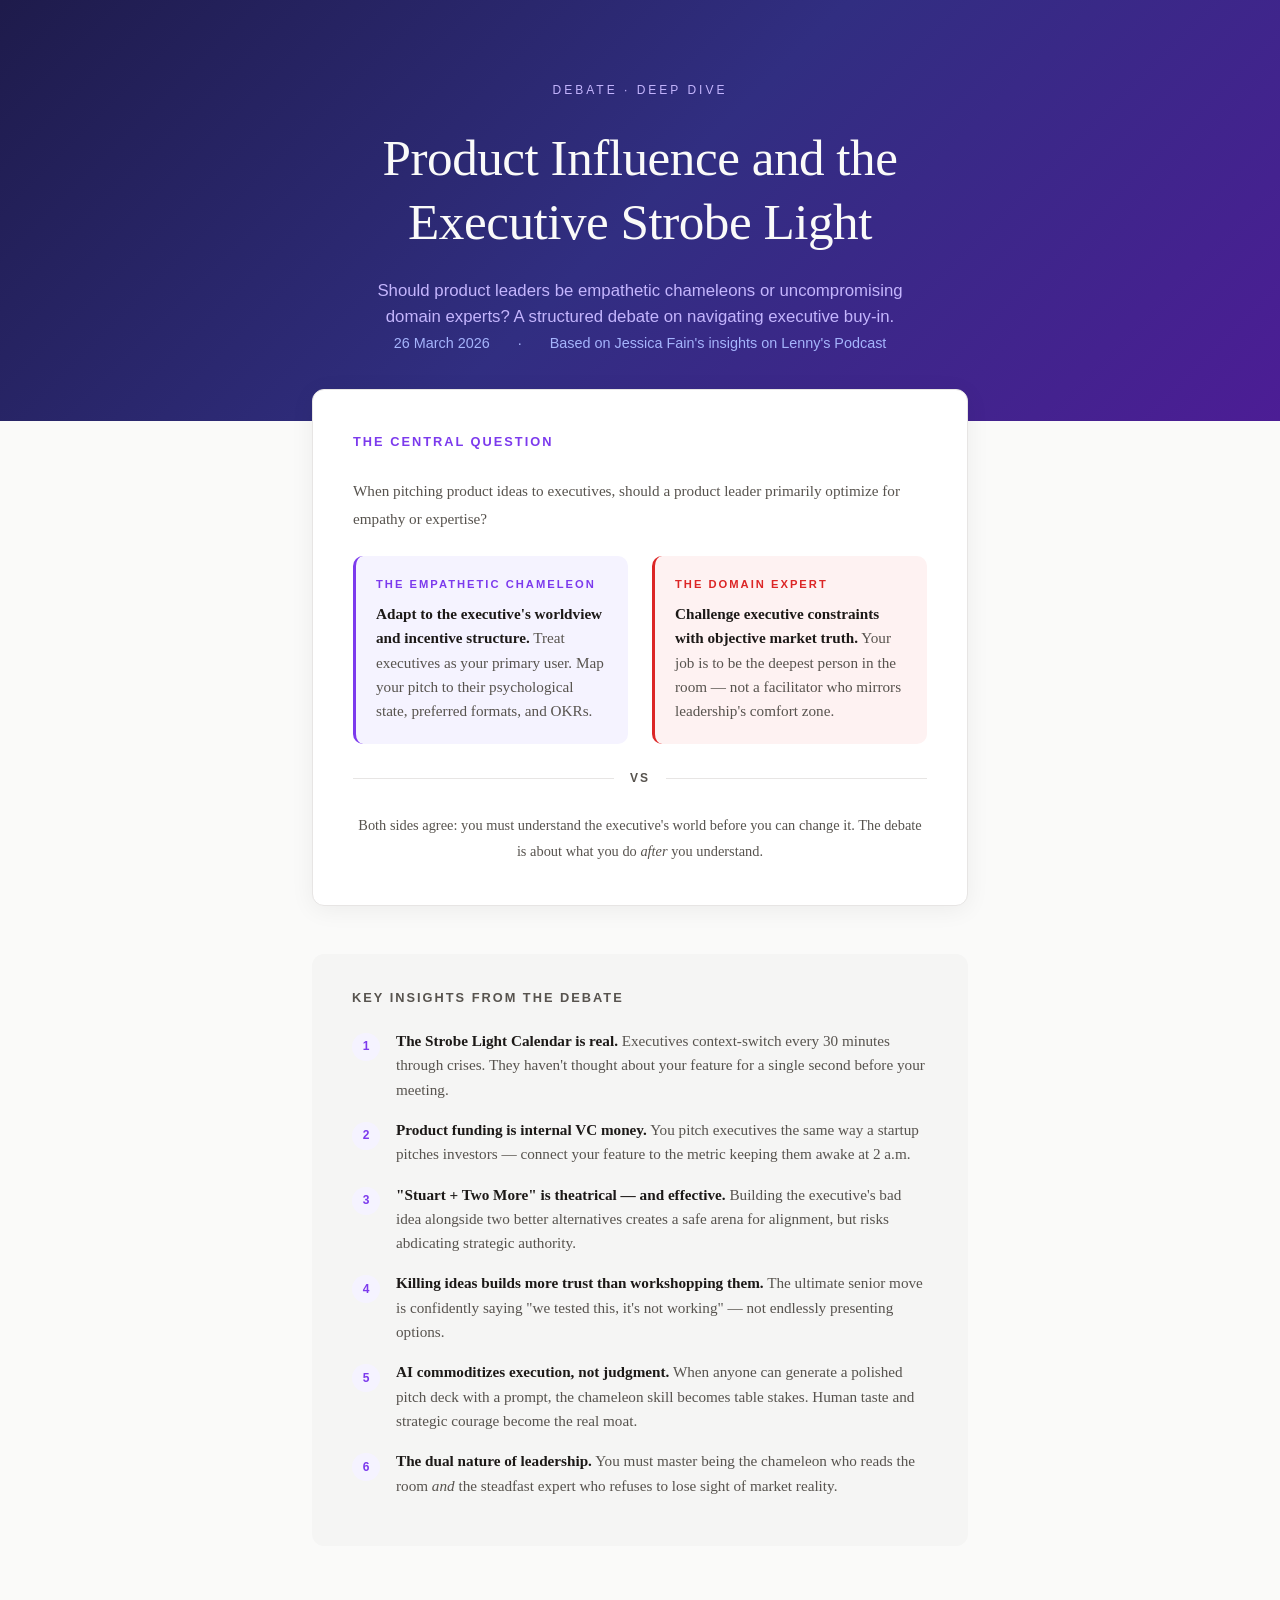
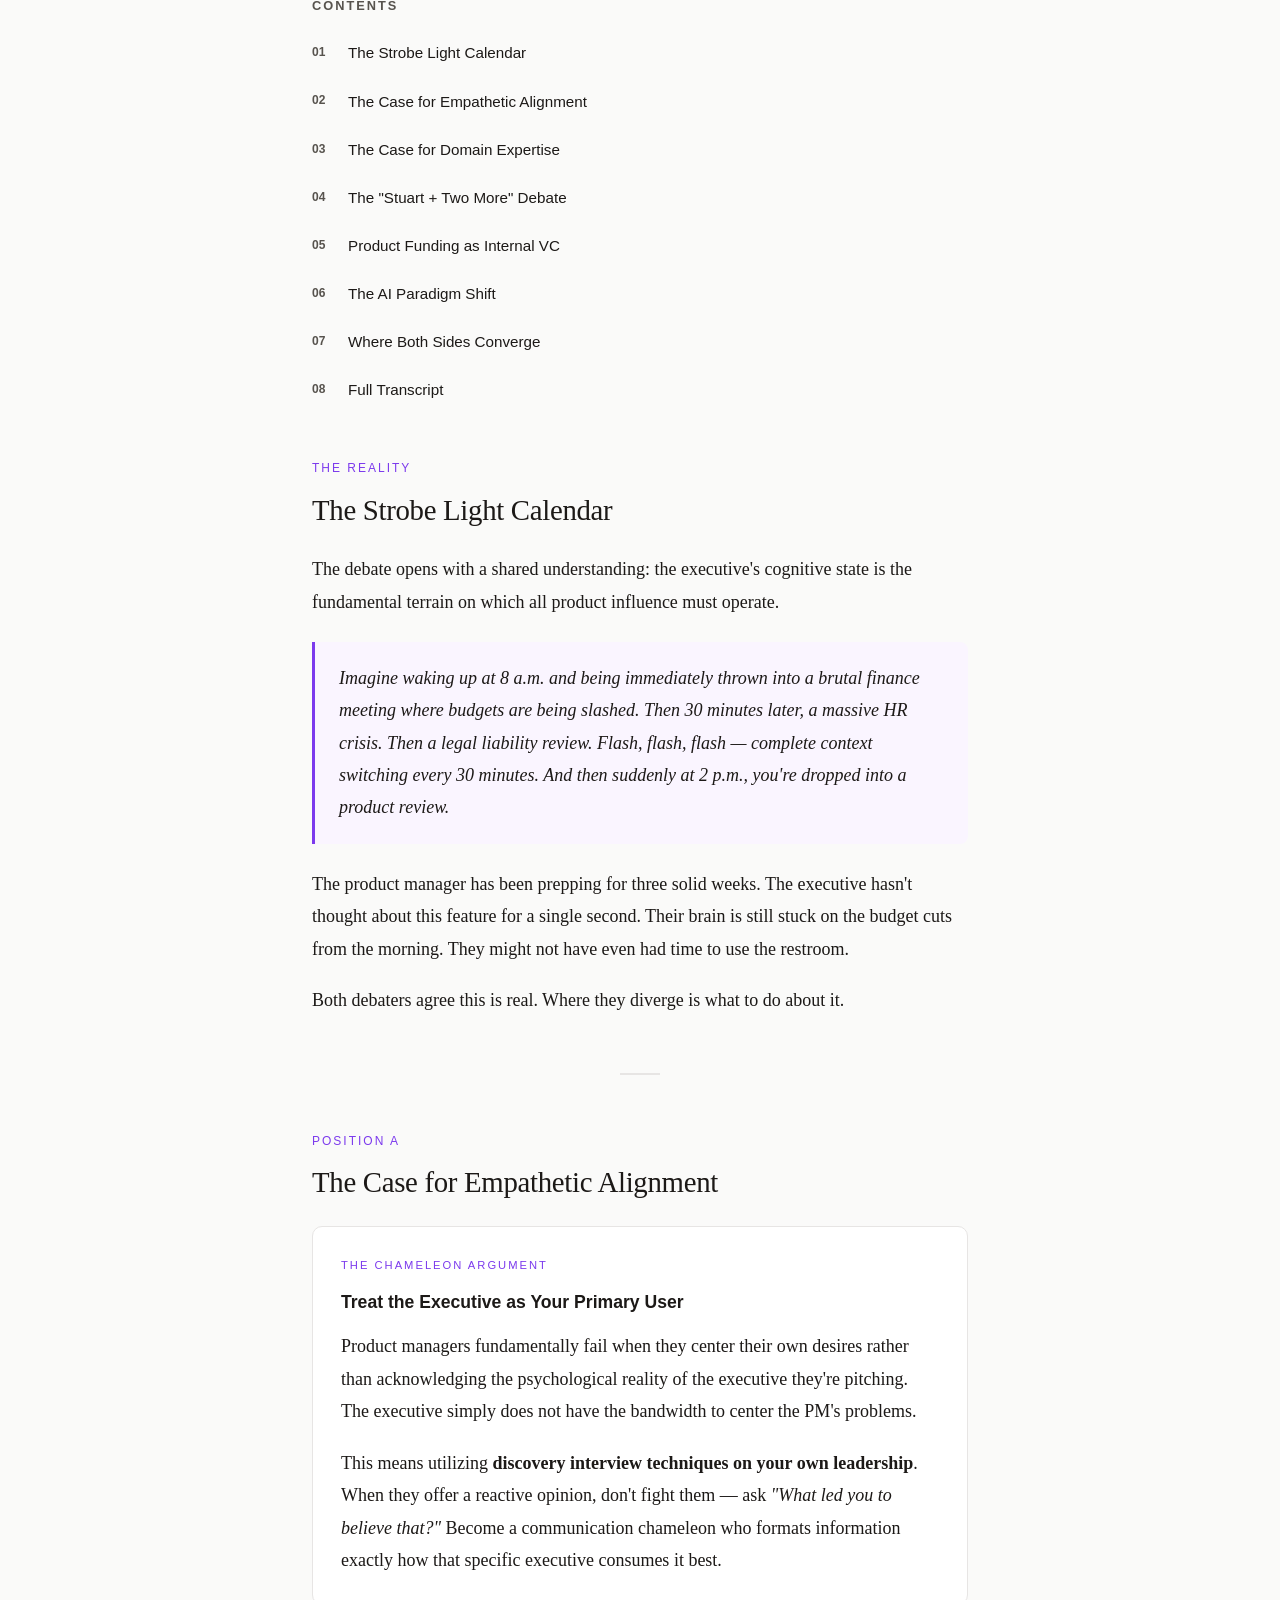
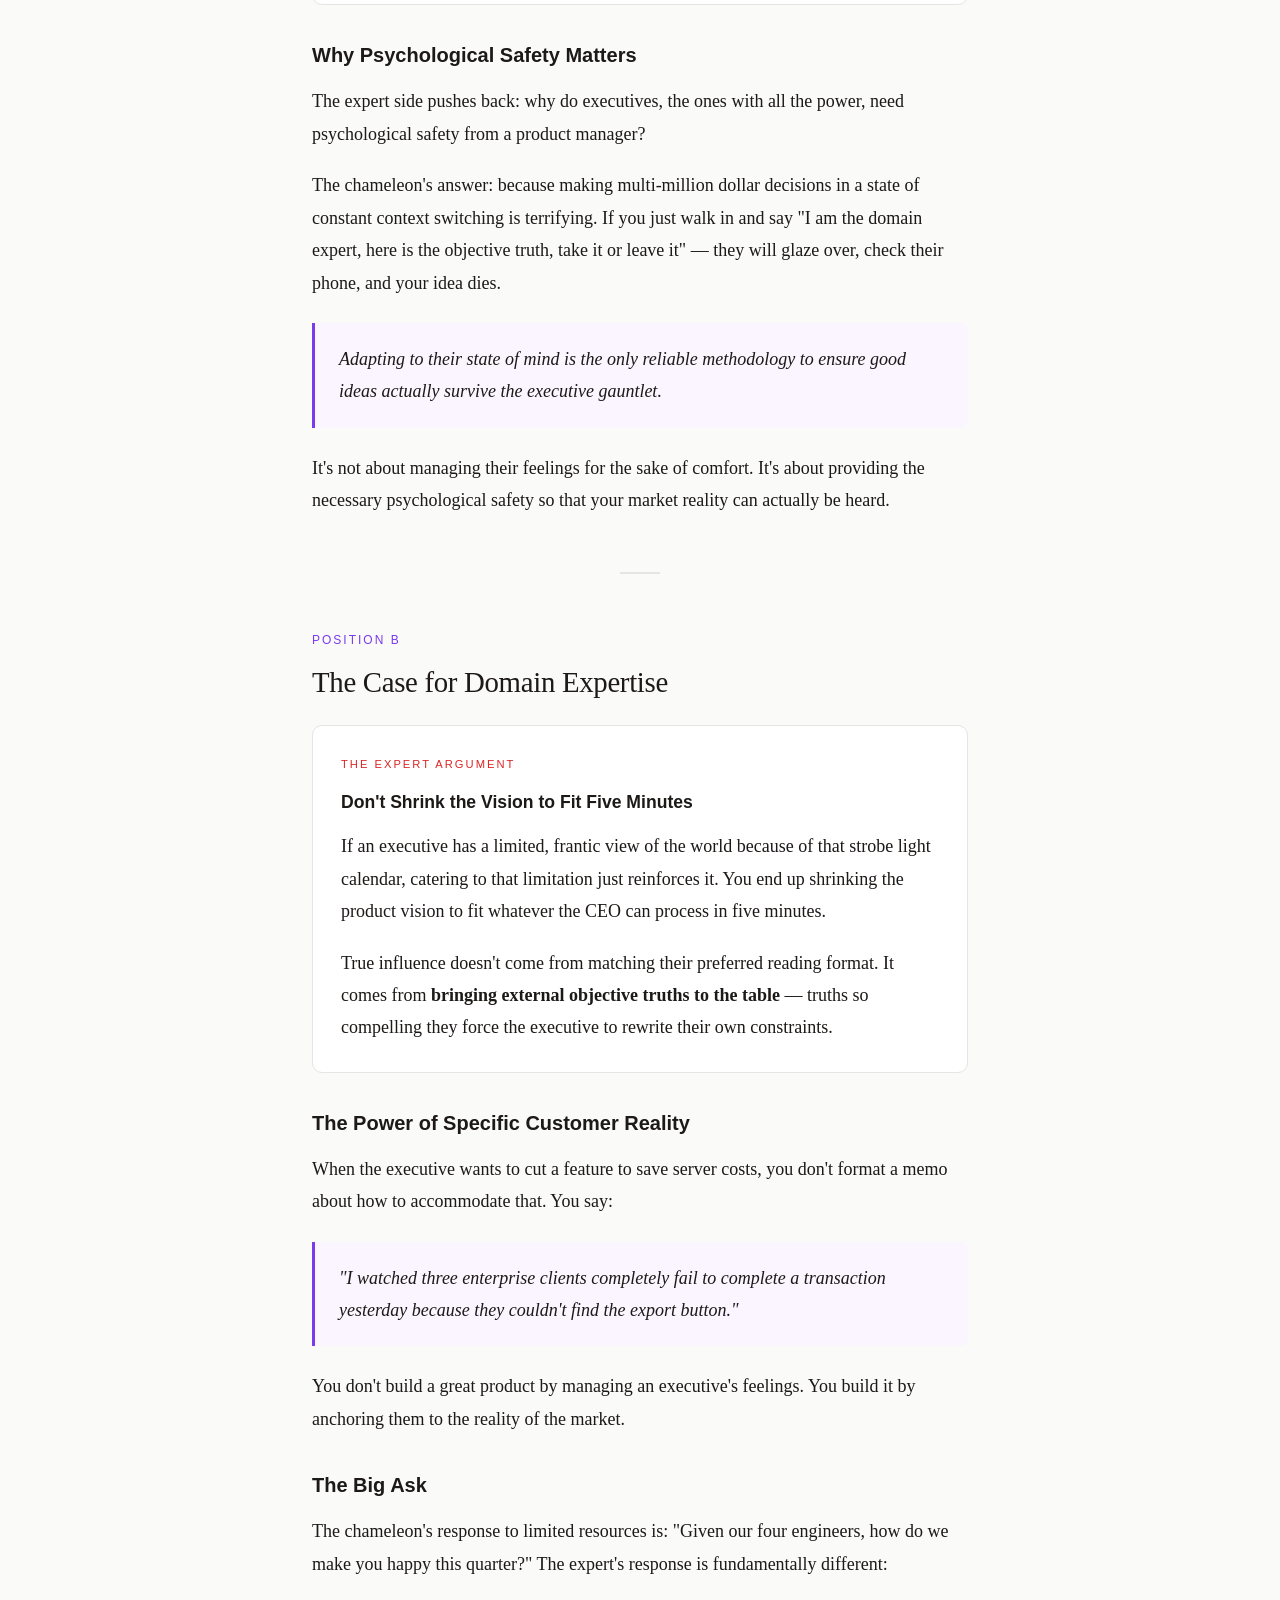
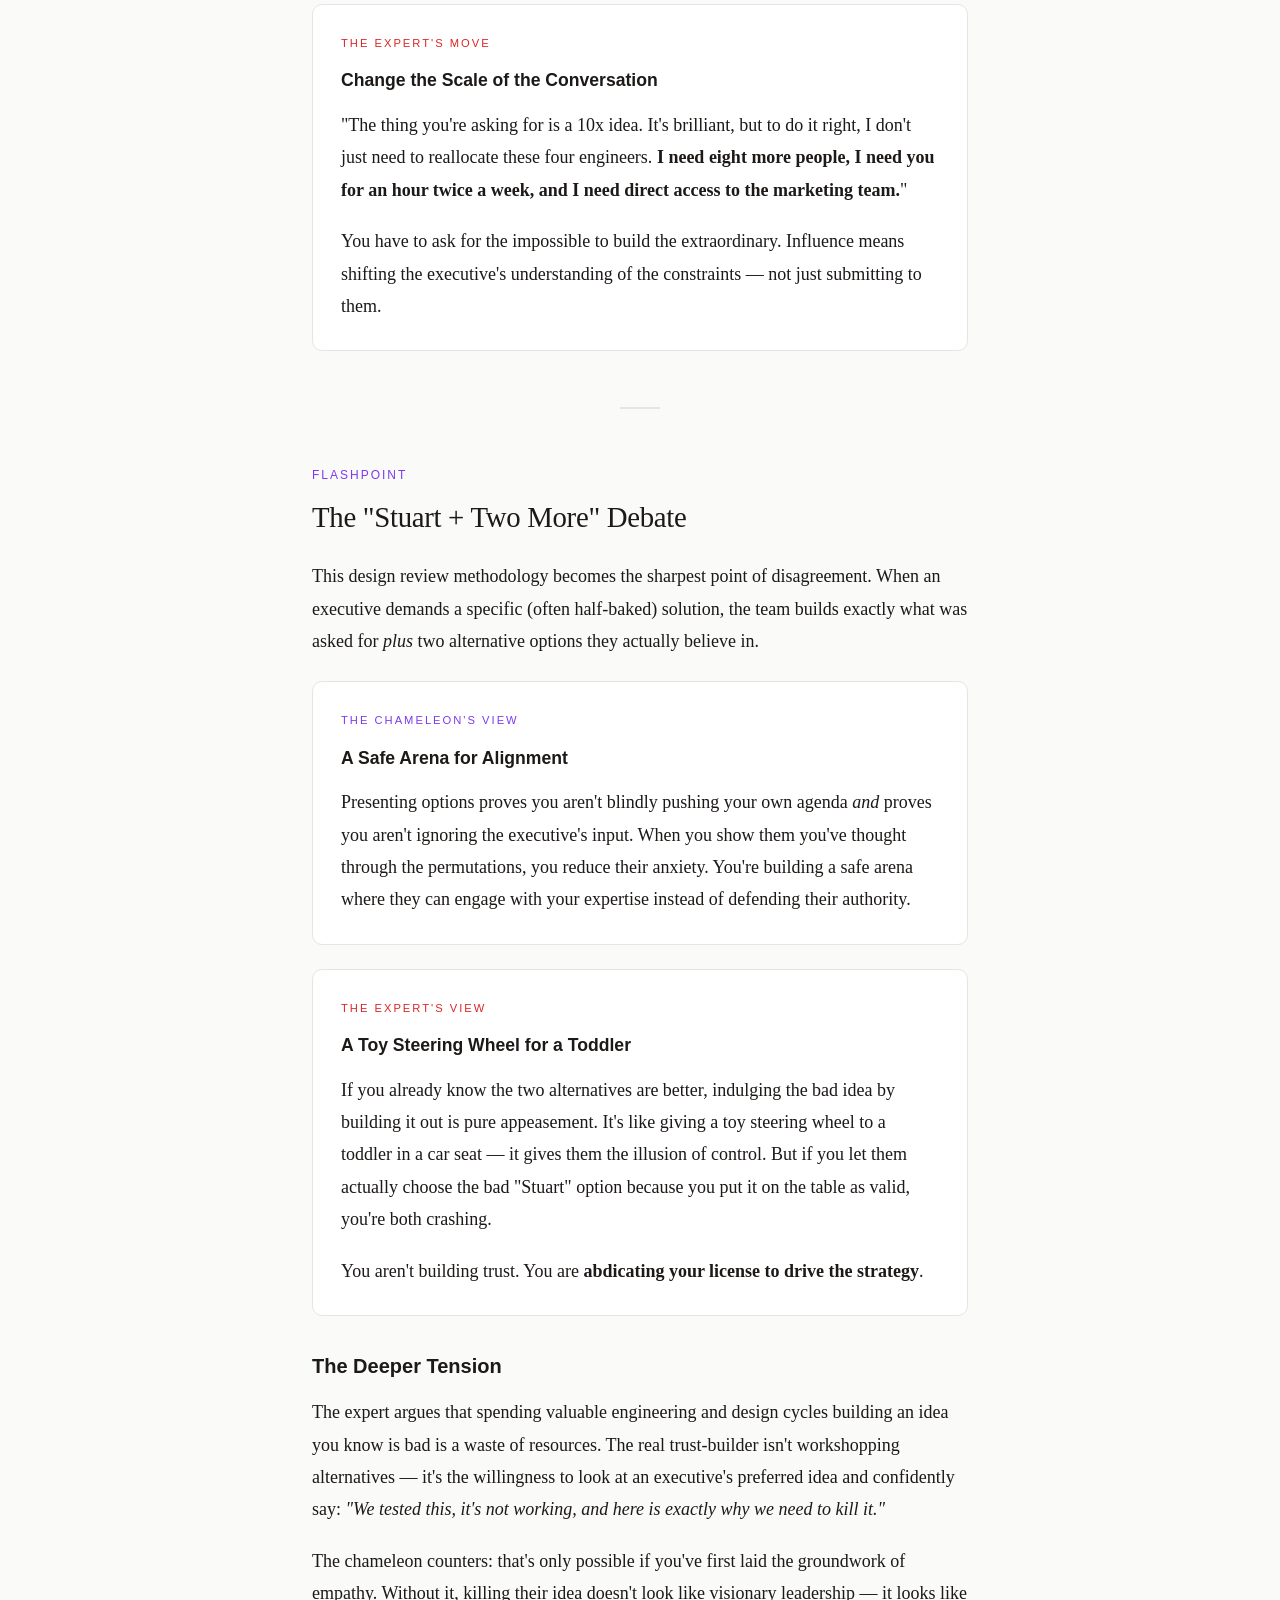
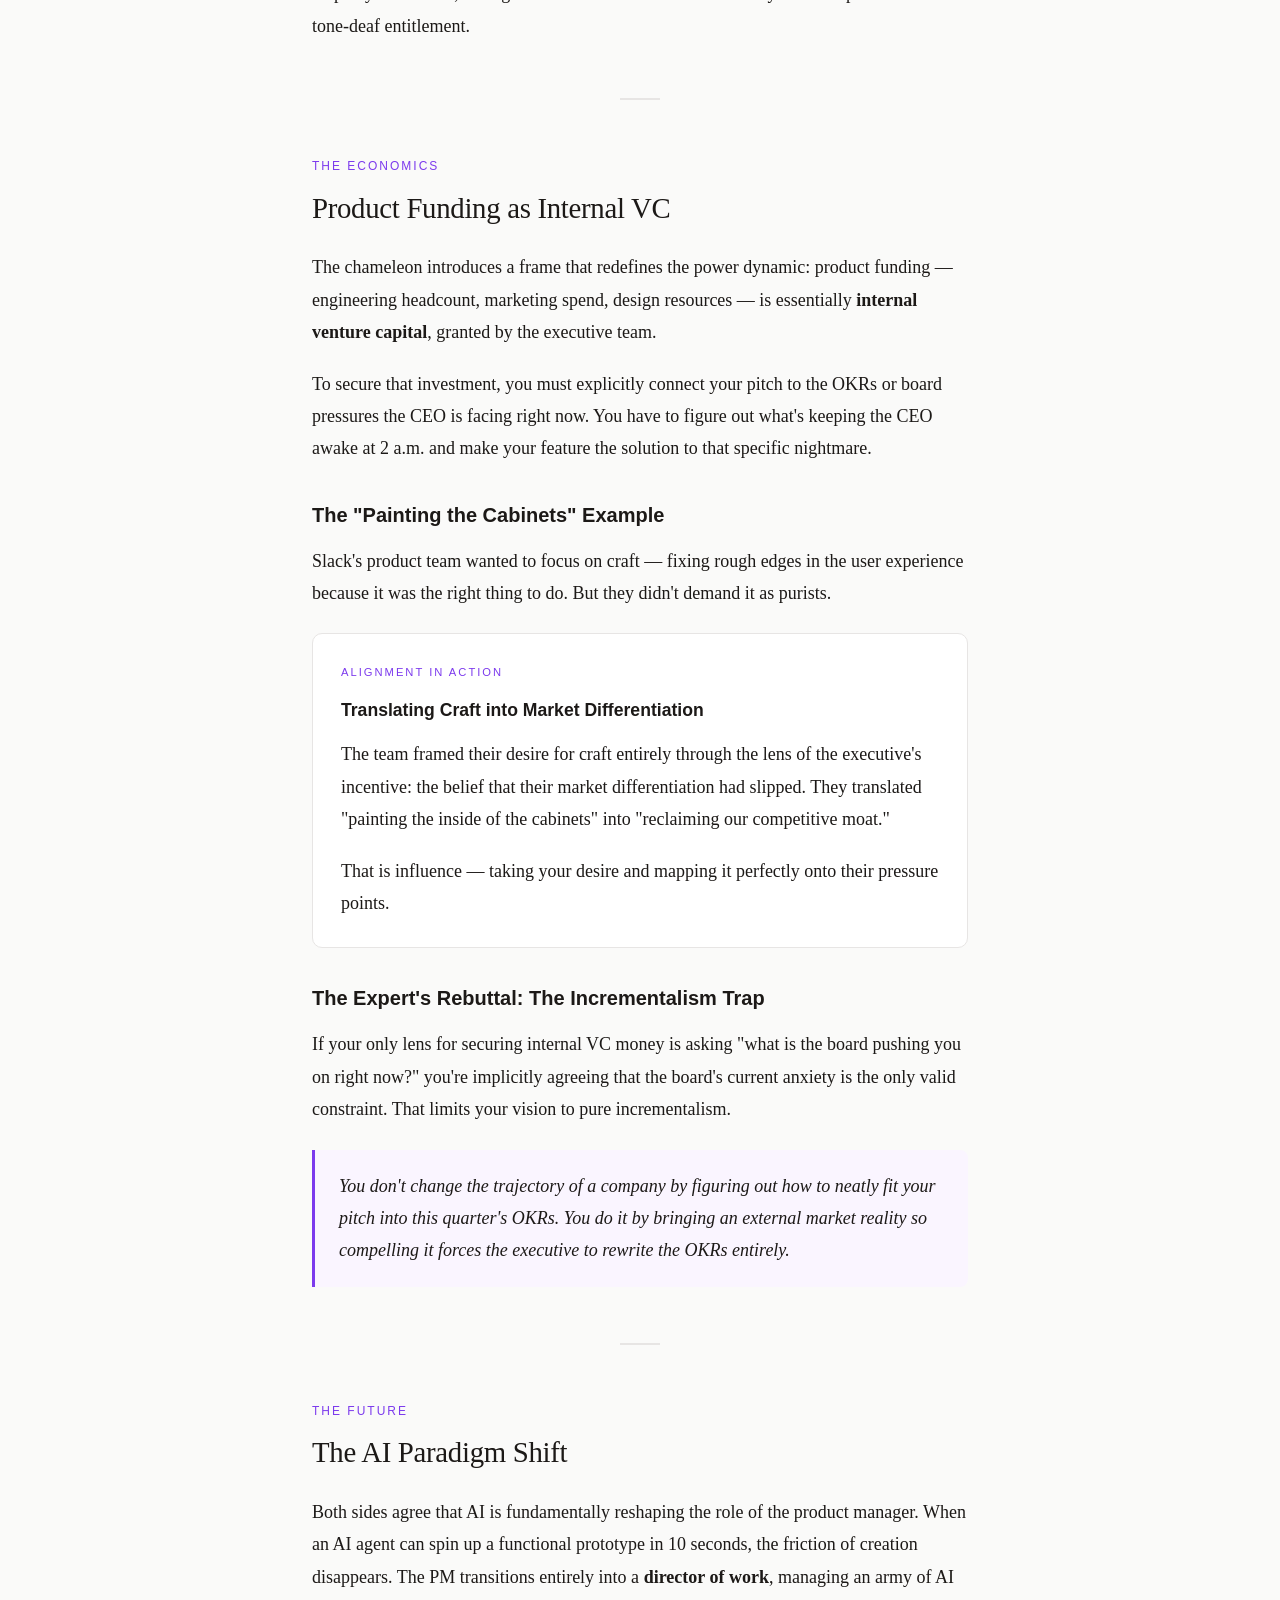
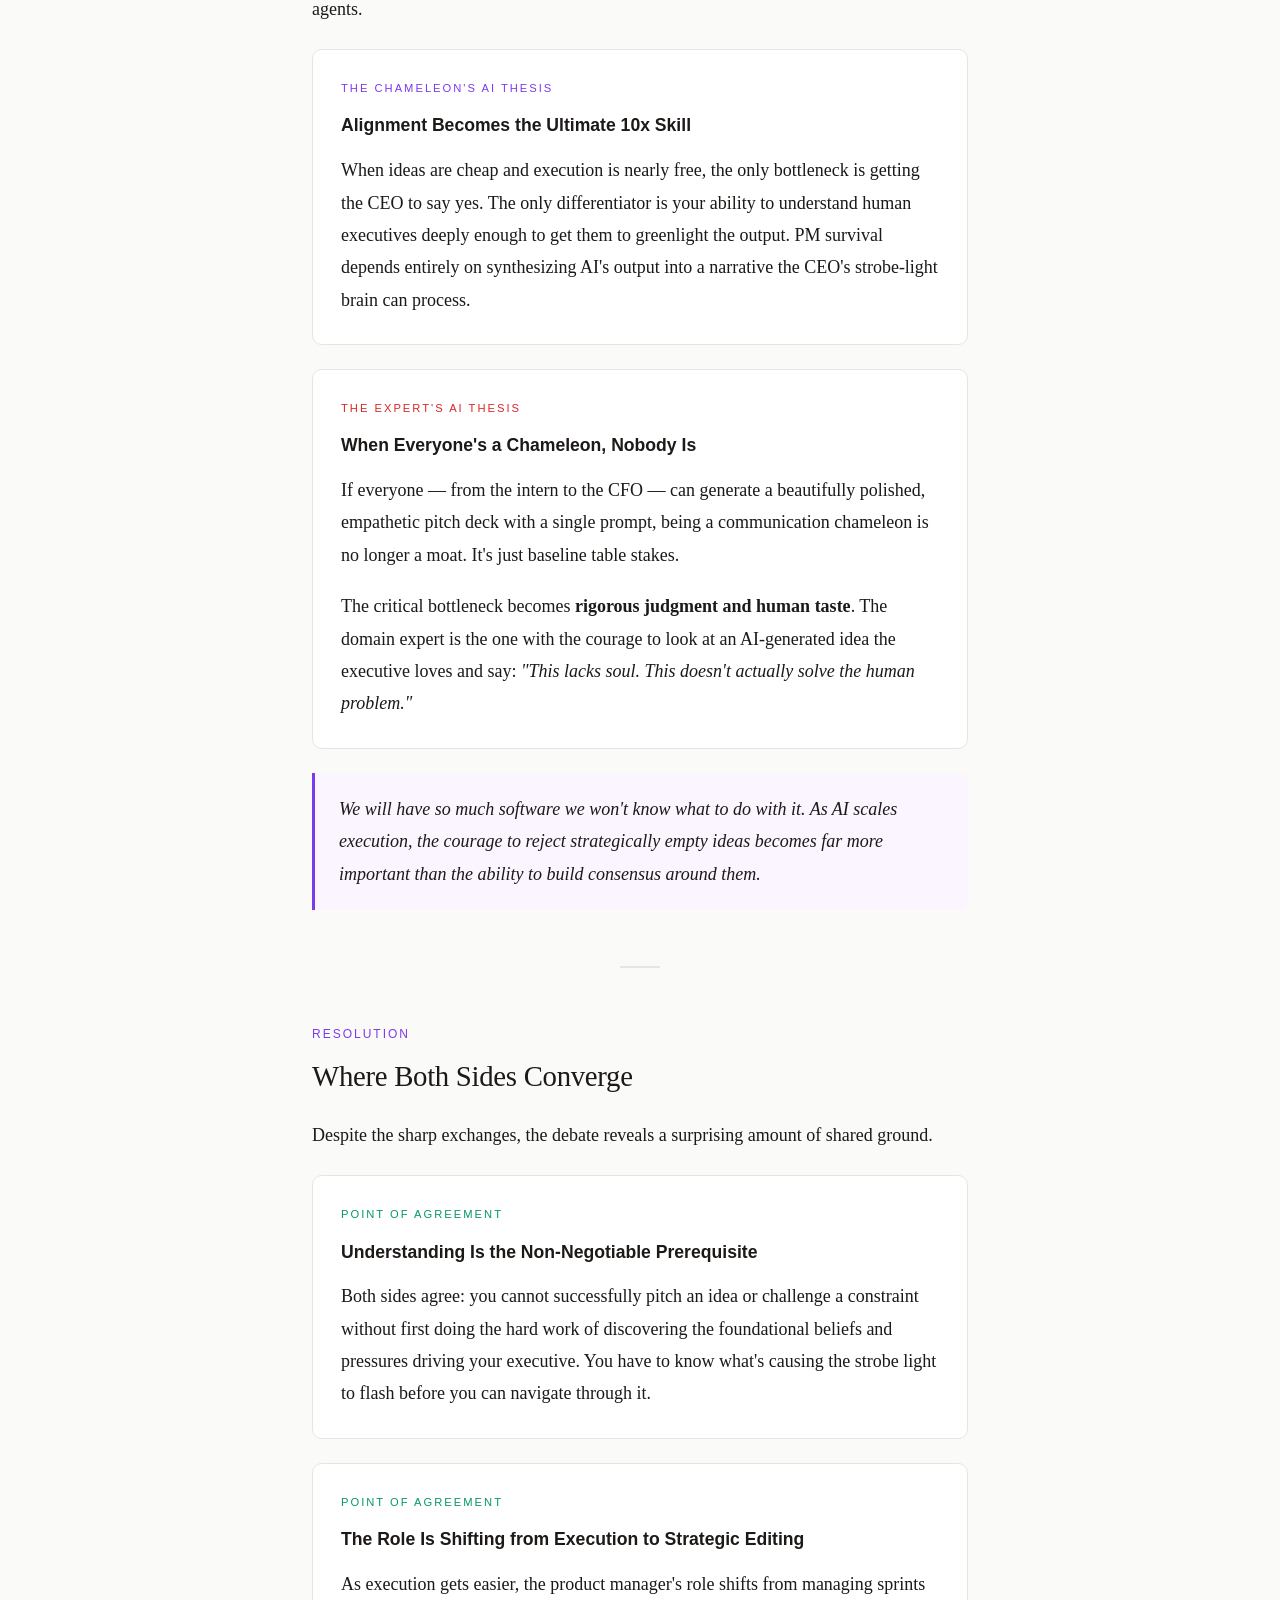
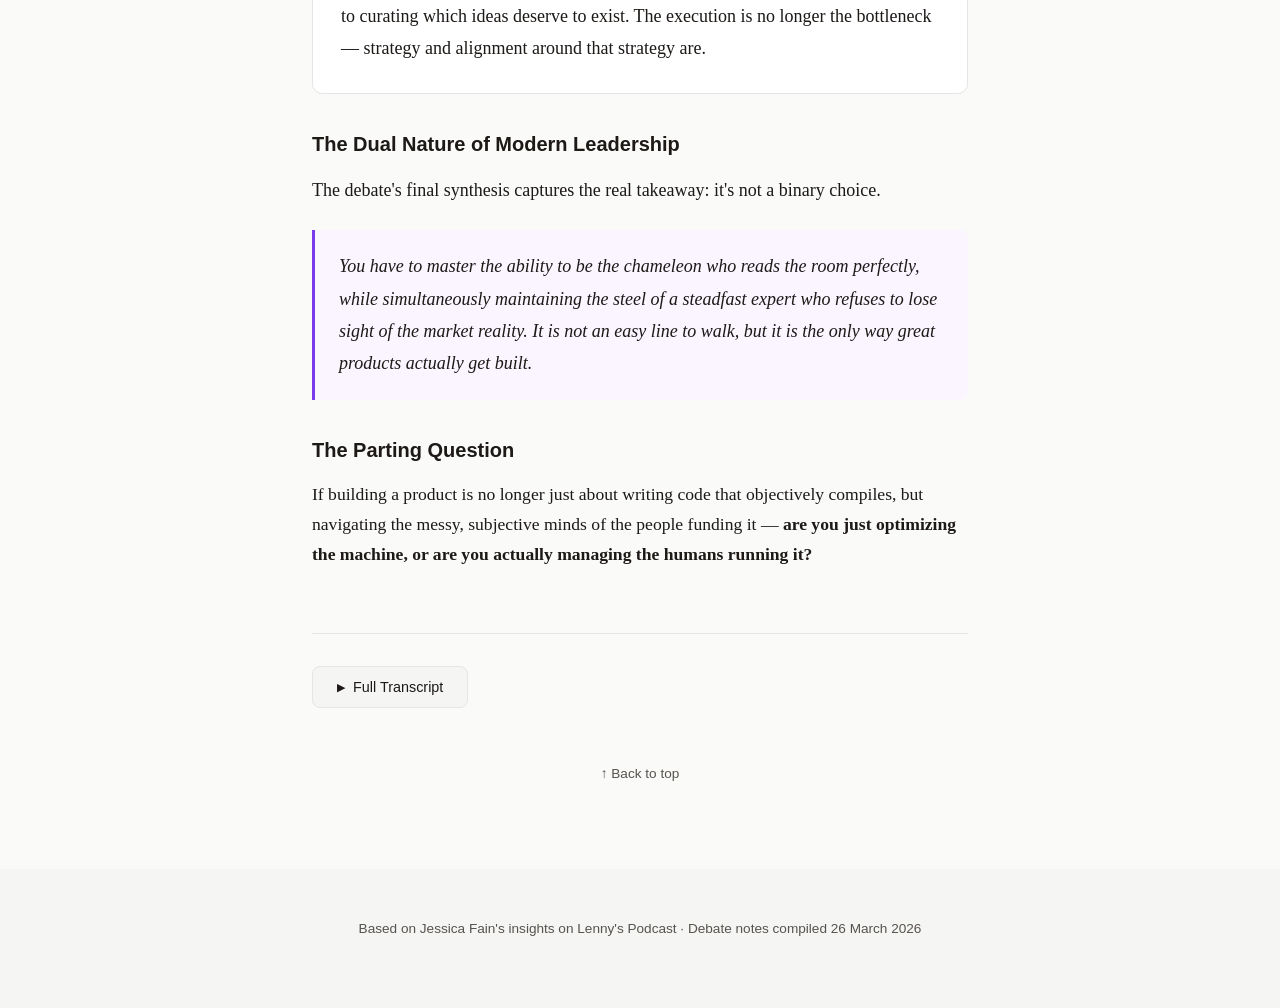
<file: product-influence-executive-strobe-light/index.html>
<!DOCTYPE html>
<html lang="en">
<head>
    <meta charset="UTF-8">
    <meta name="viewport" content="width=device-width, initial-scale=1.0">
    <title>Product Influence and the Executive Strobe Light</title>
    <style>
        :root {
            --bg: #fafaf9;
            --text: #1c1917;
            --text-muted: #57534e;
            --accent: #7c3aed;
            --accent-light: #f5f3ff;
            --border: #e7e5e4;
            --card-bg: #ffffff;
            --highlight-bg: #faf5ff;
            --section-bg: #f5f5f4;
            --side-a: #7c3aed;
            --side-b: #dc2626;
        }

        * { margin: 0; padding: 0; box-sizing: border-box; }

        body {
            font-family: 'Georgia', 'Times New Roman', serif;
            background: var(--bg);
            color: var(--text);
            line-height: 1.8;
            font-size: 18px;
        }

        .hero {
            background: linear-gradient(135deg, #1e1b4b 0%, #312e81 50%, #4c1d95 100%);
            color: #fafaf9;
            padding: 5rem 2rem 4rem;
            text-align: center;
        }

        .hero-label {
            font-family: -apple-system, BlinkMacSystemFont, 'Segoe UI', sans-serif;
            text-transform: uppercase;
            letter-spacing: 3px;
            font-size: 0.75rem;
            color: #c4b5fd;
            margin-bottom: 1.5rem;
        }

        .hero h1 {
            font-size: clamp(2rem, 5vw, 3.2rem);
            font-weight: 400;
            line-height: 1.25;
            max-width: 700px;
            margin: 0 auto 1.5rem;
            letter-spacing: -0.5px;
        }

        .hero-meta {
            font-family: -apple-system, BlinkMacSystemFont, 'Segoe UI', sans-serif;
            font-size: 0.9rem;
            color: #a5b4fc;
        }

        .hero-meta span { margin: 0 0.75rem; }

        .hero-subtitle {
            font-family: -apple-system, BlinkMacSystemFont, 'Segoe UI', sans-serif;
            font-size: 1.05rem;
            color: #c4b5fd;
            max-width: 580px;
            margin: 1rem auto 0;
            line-height: 1.6;
        }

        .container {
            max-width: 720px;
            margin: 0 auto;
            padding: 0 2rem;
        }

        /* Debate Framing */
        .debate-frame {
            background: var(--card-bg);
            border: 1px solid var(--border);
            border-radius: 12px;
            padding: 2.5rem;
            margin: -2rem auto 3rem;
            max-width: 720px;
            position: relative;
            z-index: 1;
            box-shadow: 0 4px 24px rgba(0,0,0,0.06);
        }

        .debate-frame h2 {
            font-family: -apple-system, BlinkMacSystemFont, 'Segoe UI', sans-serif;
            font-size: 0.8rem;
            text-transform: uppercase;
            letter-spacing: 2px;
            color: var(--accent);
            margin-bottom: 1.5rem;
        }

        .debate-positions {
            display: grid;
            grid-template-columns: 1fr 1fr;
            gap: 1.5rem;
        }

        .position {
            padding: 1.25rem;
            border-radius: 10px;
            font-size: 0.95rem;
            line-height: 1.6;
        }

        .position-a {
            background: #f5f3ff;
            border-left: 3px solid var(--side-a);
        }

        .position-b {
            background: #fef2f2;
            border-left: 3px solid var(--side-b);
        }

        .position-label {
            font-family: -apple-system, BlinkMacSystemFont, 'Segoe UI', sans-serif;
            font-size: 0.7rem;
            text-transform: uppercase;
            letter-spacing: 2px;
            font-weight: 700;
            margin-bottom: 0.5rem;
        }

        .position-a .position-label { color: var(--side-a); }
        .position-b .position-label { color: var(--side-b); }

        .position p { margin: 0; color: var(--text-muted); }
        .position strong { color: var(--text); }

        .vs-divider {
            display: flex;
            align-items: center;
            justify-content: center;
            margin: 1.5rem 0;
            gap: 1rem;
        }

        .vs-line {
            flex: 1;
            height: 1px;
            background: var(--border);
        }

        .vs-text {
            font-family: -apple-system, BlinkMacSystemFont, 'Segoe UI', sans-serif;
            font-size: 0.75rem;
            font-weight: 700;
            color: var(--text-muted);
            letter-spacing: 2px;
        }

        /* Key Takeaways */
        .takeaways {
            background: var(--section-bg);
            border-radius: 12px;
            padding: 2rem 2.5rem;
            margin: 0 auto 3rem;
            max-width: 720px;
        }

        .takeaways h2 {
            font-family: -apple-system, BlinkMacSystemFont, 'Segoe UI', sans-serif;
            font-size: 0.8rem;
            text-transform: uppercase;
            letter-spacing: 2px;
            color: var(--text-muted);
            margin-bottom: 1.25rem;
        }

        .takeaway-item {
            display: flex;
            gap: 1rem;
            margin-bottom: 1rem;
            align-items: flex-start;
        }

        .takeaway-num {
            font-family: -apple-system, BlinkMacSystemFont, 'Segoe UI', sans-serif;
            font-size: 0.75rem;
            font-weight: 700;
            color: var(--accent);
            background: var(--accent-light);
            width: 28px;
            height: 28px;
            border-radius: 50%;
            display: flex;
            align-items: center;
            justify-content: center;
            flex-shrink: 0;
            margin-top: 4px;
        }

        .takeaway-text {
            font-size: 0.95rem;
            line-height: 1.6;
            color: var(--text-muted);
        }

        .takeaway-text strong { color: var(--text); }

        /* Table of Contents */
        .toc {
            margin: 0 auto 3rem;
            max-width: 720px;
        }

        .toc h2 {
            font-family: -apple-system, BlinkMacSystemFont, 'Segoe UI', sans-serif;
            font-size: 0.8rem;
            text-transform: uppercase;
            letter-spacing: 2px;
            color: var(--text-muted);
            margin-bottom: 1rem;
        }

        .toc ol {
            list-style: none;
            counter-reset: toc;
            padding: 0;
        }

        .toc li {
            counter-increment: toc;
            margin-bottom: 0.5rem;
        }

        .toc li a {
            font-family: -apple-system, BlinkMacSystemFont, 'Segoe UI', sans-serif;
            font-size: 0.95rem;
            color: var(--text);
            text-decoration: none;
            display: flex;
            align-items: center;
            gap: 0.75rem;
            padding: 0.4rem 0;
            transition: color 0.2s;
        }

        .toc li a:hover { color: var(--accent); }

        .toc li a::before {
            content: counter(toc, decimal-leading-zero);
            font-size: 0.75rem;
            color: var(--text-muted);
            font-weight: 600;
            min-width: 1.5rem;
        }

        /* Content Sections */
        .section {
            margin-bottom: 3.5rem;
        }

        .section-label {
            font-family: -apple-system, BlinkMacSystemFont, 'Segoe UI', sans-serif;
            font-size: 0.75rem;
            text-transform: uppercase;
            letter-spacing: 2px;
            color: var(--accent);
            margin-bottom: 0.75rem;
        }

        h2.section-title {
            font-size: 1.8rem;
            font-weight: 400;
            margin-bottom: 1.5rem;
            line-height: 1.3;
            letter-spacing: -0.3px;
        }

        h3 {
            font-size: 1.25rem;
            font-weight: 600;
            margin: 2rem 0 0.75rem;
            font-family: -apple-system, BlinkMacSystemFont, 'Segoe UI', sans-serif;
        }

        p { margin-bottom: 1.2rem; }

        /* Blockquotes */
        blockquote {
            border-left: 3px solid var(--accent);
            padding: 1.25rem 1.5rem;
            margin: 1.5rem 0;
            background: var(--highlight-bg);
            border-radius: 0 8px 8px 0;
            font-style: italic;
        }

        blockquote .attribution {
            font-style: normal;
            font-size: 0.85rem;
            color: var(--text-muted);
            margin-top: 0.75rem;
            margin-bottom: 0;
        }

        /* Debate Exchange Boxes */
        .exchange {
            background: var(--card-bg);
            border: 1px solid var(--border);
            border-radius: 10px;
            padding: 1.75rem;
            margin: 1.5rem 0;
        }

        .exchange-label {
            font-family: -apple-system, BlinkMacSystemFont, 'Segoe UI', sans-serif;
            font-size: 0.7rem;
            text-transform: uppercase;
            letter-spacing: 2px;
            margin-bottom: 0.75rem;
        }

        .exchange-label.chameleon { color: var(--side-a); }
        .exchange-label.expert { color: var(--side-b); }
        .exchange-label.convergence { color: #059669; }

        .exchange h4 {
            font-family: -apple-system, BlinkMacSystemFont, 'Segoe UI', sans-serif;
            font-size: 1.1rem;
            margin-bottom: 0.75rem;
        }

        .exchange p:last-child { margin-bottom: 0; }

        .exchange ol, .exchange ul {
            padding-left: 1.25rem;
            margin-bottom: 0.75rem;
        }

        .exchange li {
            margin-bottom: 0.4rem;
            font-size: 0.95rem;
        }

        /* Separator */
        .divider {
            width: 40px;
            height: 2px;
            background: var(--border);
            margin: 3.5rem auto;
        }

        /* Transcript Toggle */
        .transcript-section {
            margin-top: 4rem;
            padding-top: 2rem;
            border-top: 1px solid var(--border);
        }

        .transcript-toggle {
            font-family: -apple-system, BlinkMacSystemFont, 'Segoe UI', sans-serif;
            font-size: 0.9rem;
            background: var(--section-bg);
            border: 1px solid var(--border);
            padding: 0.75rem 1.5rem;
            border-radius: 8px;
            cursor: pointer;
            color: var(--text);
            display: flex;
            align-items: center;
            gap: 0.5rem;
            transition: background 0.2s;
        }

        .transcript-toggle:hover { background: var(--border); }

        .transcript-toggle .arrow {
            transition: transform 0.3s;
            font-size: 0.7rem;
        }

        .transcript-toggle.open .arrow {
            transform: rotate(90deg);
        }

        .transcript-content {
            display: none;
            margin-top: 1.5rem;
        }

        .transcript-content.visible { display: block; }

        .transcript-line {
            font-size: 0.9rem;
            line-height: 1.7;
            color: var(--text-muted);
            margin-bottom: 0.75rem;
            padding-left: 3.5rem;
            position: relative;
        }

        .timestamp {
            position: absolute;
            left: 0;
            font-family: 'SF Mono', 'Fira Code', monospace;
            font-size: 0.75rem;
            color: #a8a29e;
        }

        /* Footer */
        footer {
            margin-top: 5rem;
            padding: 3rem 2rem;
            background: var(--section-bg);
            text-align: center;
            font-family: -apple-system, BlinkMacSystemFont, 'Segoe UI', sans-serif;
            font-size: 0.85rem;
            color: var(--text-muted);
        }

        .back-top {
            text-align: center;
            margin-top: 3rem;
        }

        .back-top a {
            font-family: -apple-system, BlinkMacSystemFont, 'Segoe UI', sans-serif;
            font-size: 0.85rem;
            color: var(--text-muted);
            text-decoration: none;
        }

        .back-top a:hover { color: var(--accent); }

        @media (max-width: 640px) {
            body { font-size: 16px; }
            .hero { padding: 3rem 1.5rem 2.5rem; }
            .debate-frame, .takeaways { margin-left: 1rem; margin-right: 1rem; padding: 1.5rem; }
            .debate-positions { grid-template-columns: 1fr; }
            .container { padding: 0 1.25rem; }
            .transcript-line { padding-left: 0; }
            .timestamp { position: static; display: block; margin-bottom: 0.15rem; }
        }
    </style>
</head>
<body>

<header class="hero" id="top">
    <div class="hero-label">Debate &middot; Deep Dive</div>
    <h1>Product Influence and the Executive Strobe Light</h1>
    <p class="hero-subtitle">Should product leaders be empathetic chameleons or uncompromising domain experts? A structured debate on navigating executive buy-in.</p>
    <div class="hero-meta">
        <span>26 March 2026</span>
        <span>&middot;</span>
        <span>Based on Jessica Fain's insights on Lenny's Podcast</span>
    </div>
</header>

<div style="max-width: 720px; margin: 0 auto; padding: 0 2rem;">
    <div class="debate-frame">
        <h2>The Central Question</h2>
        <p style="margin-bottom: 1.5rem; color: var(--text-muted); font-size: 0.95rem;">When pitching product ideas to executives, should a product leader primarily optimize for empathy or expertise?</p>

        <div class="debate-positions">
            <div class="position position-a">
                <div class="position-label">The Empathetic Chameleon</div>
                <p><strong>Adapt to the executive's worldview and incentive structure.</strong> Treat executives as your primary user. Map your pitch to their psychological state, preferred formats, and OKRs.</p>
            </div>
            <div class="position position-b">
                <div class="position-label">The Domain Expert</div>
                <p><strong>Challenge executive constraints with objective market truth.</strong> Your job is to be the deepest person in the room &mdash; not a facilitator who mirrors leadership's comfort zone.</p>
            </div>
        </div>

        <div class="vs-divider">
            <div class="vs-line"></div>
            <span class="vs-text">VS</span>
            <div class="vs-line"></div>
        </div>

        <p style="margin: 0; font-size: 0.9rem; color: var(--text-muted); text-align: center;">Both sides agree: you must understand the executive's world before you can change it. The debate is about what you do <em>after</em> you understand.</p>
    </div>
</div>

<div style="max-width: 720px; margin: 0 auto; padding: 0 2rem;">
    <div class="takeaways">
        <h2>Key Insights from the Debate</h2>
        <div class="takeaway-item">
            <div class="takeaway-num">1</div>
            <div class="takeaway-text"><strong>The Strobe Light Calendar is real.</strong> Executives context-switch every 30 minutes through crises. They haven't thought about your feature for a single second before your meeting.</div>
        </div>
        <div class="takeaway-item">
            <div class="takeaway-num">2</div>
            <div class="takeaway-text"><strong>Product funding is internal VC money.</strong> You pitch executives the same way a startup pitches investors &mdash; connect your feature to the metric keeping them awake at 2 a.m.</div>
        </div>
        <div class="takeaway-item">
            <div class="takeaway-num">3</div>
            <div class="takeaway-text"><strong>"Stuart + Two More" is theatrical &mdash; and effective.</strong> Building the executive's bad idea alongside two better alternatives creates a safe arena for alignment, but risks abdicating strategic authority.</div>
        </div>
        <div class="takeaway-item">
            <div class="takeaway-num">4</div>
            <div class="takeaway-text"><strong>Killing ideas builds more trust than workshopping them.</strong> The ultimate senior move is confidently saying "we tested this, it's not working" &mdash; not endlessly presenting options.</div>
        </div>
        <div class="takeaway-item">
            <div class="takeaway-num">5</div>
            <div class="takeaway-text"><strong>AI commoditizes execution, not judgment.</strong> When anyone can generate a polished pitch deck with a prompt, the chameleon skill becomes table stakes. Human taste and strategic courage become the real moat.</div>
        </div>
        <div class="takeaway-item">
            <div class="takeaway-num">6</div>
            <div class="takeaway-text"><strong>The dual nature of leadership.</strong> You must master being the chameleon who reads the room <em>and</em> the steadfast expert who refuses to lose sight of market reality.</div>
        </div>
    </div>
</div>

<div style="max-width: 720px; margin: 0 auto; padding: 0 2rem;">
    <nav class="toc">
        <h2>Contents</h2>
        <ol>
            <li><a href="#strobe-light">The Strobe Light Calendar</a></li>
            <li><a href="#empathy-case">The Case for Empathetic Alignment</a></li>
            <li><a href="#expertise-case">The Case for Domain Expertise</a></li>
            <li><a href="#stuart-two">The "Stuart + Two More" Debate</a></li>
            <li><a href="#internal-vc">Product Funding as Internal VC</a></li>
            <li><a href="#ai-shift">The AI Paradigm Shift</a></li>
            <li><a href="#convergence">Where Both Sides Converge</a></li>
            <li><a href="#transcript">Full Transcript</a></li>
        </ol>
    </nav>
</div>

<main class="container">

    <!-- Section 1 -->
    <section class="section" id="strobe-light">
        <div class="section-label">The Reality</div>
        <h2 class="section-title">The Strobe Light Calendar</h2>

        <p>The debate opens with a shared understanding: the executive's cognitive state is the fundamental terrain on which all product influence must operate.</p>

        <blockquote>
            Imagine waking up at 8 a.m. and being immediately thrown into a brutal finance meeting where budgets are being slashed. Then 30 minutes later, a massive HR crisis. Then a legal liability review. Flash, flash, flash &mdash; complete context switching every 30 minutes. And then suddenly at 2 p.m., you're dropped into a product review.
        </blockquote>

        <p>The product manager has been prepping for three solid weeks. The executive hasn't thought about this feature for a single second. Their brain is still stuck on the budget cuts from the morning. They might not have even had time to use the restroom.</p>

        <p>Both debaters agree this is real. Where they diverge is what to do about it.</p>
    </section>

    <div class="divider"></div>

    <!-- Section 2 -->
    <section class="section" id="empathy-case">
        <div class="section-label">Position A</div>
        <h2 class="section-title">The Case for Empathetic Alignment</h2>

        <div class="exchange">
            <div class="exchange-label chameleon">The Chameleon Argument</div>
            <h4>Treat the Executive as Your Primary User</h4>
            <p>Product managers fundamentally fail when they center their own desires rather than acknowledging the psychological reality of the executive they're pitching. The executive simply does not have the bandwidth to center the PM's problems.</p>
            <p>This means utilizing <strong>discovery interview techniques on your own leadership</strong>. When they offer a reactive opinion, don't fight them &mdash; ask <em>"What led you to believe that?"</em> Become a communication chameleon who formats information exactly how that specific executive consumes it best.</p>
        </div>

        <h3>Why Psychological Safety Matters</h3>
        <p>The expert side pushes back: why do executives, the ones with all the power, need psychological safety from a product manager?</p>

        <p>The chameleon's answer: because making multi-million dollar decisions in a state of constant context switching is terrifying. If you just walk in and say "I am the domain expert, here is the objective truth, take it or leave it" &mdash; they will glaze over, check their phone, and your idea dies.</p>

        <blockquote>
            Adapting to their state of mind is the only reliable methodology to ensure good ideas actually survive the executive gauntlet.
        </blockquote>

        <p>It's not about managing their feelings for the sake of comfort. It's about providing the necessary psychological safety so that your market reality can actually be heard.</p>
    </section>

    <div class="divider"></div>

    <!-- Section 3 -->
    <section class="section" id="expertise-case">
        <div class="section-label">Position B</div>
        <h2 class="section-title">The Case for Domain Expertise</h2>

        <div class="exchange">
            <div class="exchange-label expert">The Expert Argument</div>
            <h4>Don't Shrink the Vision to Fit Five Minutes</h4>
            <p>If an executive has a limited, frantic view of the world because of that strobe light calendar, catering to that limitation just reinforces it. You end up shrinking the product vision to fit whatever the CEO can process in five minutes.</p>
            <p>True influence doesn't come from matching their preferred reading format. It comes from <strong>bringing external objective truths to the table</strong> &mdash; truths so compelling they force the executive to rewrite their own constraints.</p>
        </div>

        <h3>The Power of Specific Customer Reality</h3>
        <p>When the executive wants to cut a feature to save server costs, you don't format a memo about how to accommodate that. You say:</p>

        <blockquote>
            "I watched three enterprise clients completely fail to complete a transaction yesterday because they couldn't find the export button."
        </blockquote>

        <p>You don't build a great product by managing an executive's feelings. You build it by anchoring them to the reality of the market.</p>

        <h3>The Big Ask</h3>
        <p>The chameleon's response to limited resources is: "Given our four engineers, how do we make you happy this quarter?" The expert's response is fundamentally different:</p>

        <div class="exchange">
            <div class="exchange-label expert">The Expert's Move</div>
            <h4>Change the Scale of the Conversation</h4>
            <p>"The thing you're asking for is a 10x idea. It's brilliant, but to do it right, I don't just need to reallocate these four engineers. <strong>I need eight more people, I need you for an hour twice a week, and I need direct access to the marketing team.</strong>"</p>
            <p>You have to ask for the impossible to build the extraordinary. Influence means shifting the executive's understanding of the constraints &mdash; not just submitting to them.</p>
        </div>
    </section>

    <div class="divider"></div>

    <!-- Section 4 -->
    <section class="section" id="stuart-two">
        <div class="section-label">Flashpoint</div>
        <h2 class="section-title">The "Stuart + Two More" Debate</h2>

        <p>This design review methodology becomes the sharpest point of disagreement. When an executive demands a specific (often half-baked) solution, the team builds exactly what was asked for <em>plus</em> two alternative options they actually believe in.</p>

        <div class="exchange">
            <div class="exchange-label chameleon">The Chameleon's View</div>
            <h4>A Safe Arena for Alignment</h4>
            <p>Presenting options proves you aren't blindly pushing your own agenda <em>and</em> proves you aren't ignoring the executive's input. When you show them you've thought through the permutations, you reduce their anxiety. You're building a safe arena where they can engage with your expertise instead of defending their authority.</p>
        </div>

        <div class="exchange">
            <div class="exchange-label expert">The Expert's View</div>
            <h4>A Toy Steering Wheel for a Toddler</h4>
            <p>If you already know the two alternatives are better, indulging the bad idea by building it out is pure appeasement. It's like giving a toy steering wheel to a toddler in a car seat &mdash; it gives them the illusion of control. But if you let them actually choose the bad "Stuart" option because you put it on the table as valid, you're both crashing.</p>
            <p>You aren't building trust. You are <strong>abdicating your license to drive the strategy</strong>.</p>
        </div>

        <h3>The Deeper Tension</h3>
        <p>The expert argues that spending valuable engineering and design cycles building an idea you know is bad is a waste of resources. The real trust-builder isn't workshopping alternatives &mdash; it's the willingness to look at an executive's preferred idea and confidently say: <em>"We tested this, it's not working, and here is exactly why we need to kill it."</em></p>

        <p>The chameleon counters: that's only possible if you've first laid the groundwork of empathy. Without it, killing their idea doesn't look like visionary leadership &mdash; it looks like tone-deaf entitlement.</p>
    </section>

    <div class="divider"></div>

    <!-- Section 5 -->
    <section class="section" id="internal-vc">
        <div class="section-label">The Economics</div>
        <h2 class="section-title">Product Funding as Internal VC</h2>

        <p>The chameleon introduces a frame that redefines the power dynamic: product funding &mdash; engineering headcount, marketing spend, design resources &mdash; is essentially <strong>internal venture capital</strong>, granted by the executive team.</p>

        <p>To secure that investment, you must explicitly connect your pitch to the OKRs or board pressures the CEO is facing right now. You have to figure out what's keeping the CEO awake at 2 a.m. and make your feature the solution to that specific nightmare.</p>

        <h3>The "Painting the Cabinets" Example</h3>
        <p>Slack's product team wanted to focus on craft &mdash; fixing rough edges in the user experience because it was the right thing to do. But they didn't demand it as purists.</p>

        <div class="exchange">
            <div class="exchange-label chameleon">Alignment in Action</div>
            <h4>Translating Craft into Market Differentiation</h4>
            <p>The team framed their desire for craft entirely through the lens of the executive's incentive: the belief that their market differentiation had slipped. They translated "painting the inside of the cabinets" into "reclaiming our competitive moat."</p>
            <p>That is influence &mdash; taking your desire and mapping it perfectly onto their pressure points.</p>
        </div>

        <h3>The Expert's Rebuttal: The Incrementalism Trap</h3>
        <p>If your only lens for securing internal VC money is asking "what is the board pushing you on right now?" you're implicitly agreeing that the board's current anxiety is the only valid constraint. That limits your vision to pure incrementalism.</p>

        <blockquote>
            You don't change the trajectory of a company by figuring out how to neatly fit your pitch into this quarter's OKRs. You do it by bringing an external market reality so compelling it forces the executive to rewrite the OKRs entirely.
        </blockquote>
    </section>

    <div class="divider"></div>

    <!-- Section 6 -->
    <section class="section" id="ai-shift">
        <div class="section-label">The Future</div>
        <h2 class="section-title">The AI Paradigm Shift</h2>

        <p>Both sides agree that AI is fundamentally reshaping the role of the product manager. When an AI agent can spin up a functional prototype in 10 seconds, the friction of creation disappears. The PM transitions entirely into a <strong>director of work</strong>, managing an army of AI agents.</p>

        <div class="exchange">
            <div class="exchange-label chameleon">The Chameleon's AI Thesis</div>
            <h4>Alignment Becomes the Ultimate 10x Skill</h4>
            <p>When ideas are cheap and execution is nearly free, the only bottleneck is getting the CEO to say yes. The only differentiator is your ability to understand human executives deeply enough to get them to greenlight the output. PM survival depends entirely on synthesizing AI's output into a narrative the CEO's strobe-light brain can process.</p>
        </div>

        <div class="exchange">
            <div class="exchange-label expert">The Expert's AI Thesis</div>
            <h4>When Everyone's a Chameleon, Nobody Is</h4>
            <p>If everyone &mdash; from the intern to the CFO &mdash; can generate a beautifully polished, empathetic pitch deck with a single prompt, being a communication chameleon is no longer a moat. It's just baseline table stakes.</p>
            <p>The critical bottleneck becomes <strong>rigorous judgment and human taste</strong>. The domain expert is the one with the courage to look at an AI-generated idea the executive loves and say: <em>"This lacks soul. This doesn't actually solve the human problem."</em></p>
        </div>

        <blockquote>
            We will have so much software we won't know what to do with it. As AI scales execution, the courage to reject strategically empty ideas becomes far more important than the ability to build consensus around them.
        </blockquote>
    </section>

    <div class="divider"></div>

    <!-- Section 7 -->
    <section class="section" id="convergence">
        <div class="section-label">Resolution</div>
        <h2 class="section-title">Where Both Sides Converge</h2>

        <p>Despite the sharp exchanges, the debate reveals a surprising amount of shared ground.</p>

        <div class="exchange">
            <div class="exchange-label convergence">Point of Agreement</div>
            <h4>Understanding Is the Non-Negotiable Prerequisite</h4>
            <p>Both sides agree: you cannot successfully pitch an idea or challenge a constraint without first doing the hard work of discovering the foundational beliefs and pressures driving your executive. You have to know what's causing the strobe light to flash before you can navigate through it.</p>
        </div>

        <div class="exchange">
            <div class="exchange-label convergence">Point of Agreement</div>
            <h4>The Role Is Shifting from Execution to Strategic Editing</h4>
            <p>As execution gets easier, the product manager's role shifts from managing sprints to curating which ideas deserve to exist. The execution is no longer the bottleneck &mdash; strategy and alignment around that strategy are.</p>
        </div>

        <h3>The Dual Nature of Modern Leadership</h3>
        <p>The debate's final synthesis captures the real takeaway: it's not a binary choice.</p>

        <blockquote>
            You have to master the ability to be the chameleon who reads the room perfectly, while simultaneously maintaining the steel of a steadfast expert who refuses to lose sight of the market reality. It is not an easy line to walk, but it is the only way great products actually get built.
        </blockquote>

        <h3>The Parting Question</h3>
        <p style="font-size: 1.1rem; line-height: 1.7;">If building a product is no longer just about writing code that objectively compiles, but navigating the messy, subjective minds of the people funding it &mdash; <strong>are you just optimizing the machine, or are you actually managing the humans running it?</strong></p>
    </section>

    <!-- Transcript -->
    <section class="transcript-section" id="transcript">
        <button class="transcript-toggle" onclick="toggleTranscript()">
            <span class="arrow">&#9654;</span> Full Transcript
        </button>
        <div class="transcript-content" id="transcriptContent">
            <div class="transcript-line"><span class="timestamp">[00:00]</span> Welcome to the debate. Um Imagine spending three months researching, testing, and you know, designing a feature that your users desperately need. Right. Only to watch it completely die in a five minute meeting because the CEO was stressed about like some totally unrelated budget cut. Oh, and if you are listening to this and you are a product manager, you know exactly what this feels like.</div>
            <div class="transcript-line"><span class="timestamp">[00:23]</span> I mean, you walk into that room, you see the executive check their phone, and you just know you have lost them before you even hit slide two. It is brutal. Uh and it raises a critical question. Is that a failure of the CEO's vision or a failure of your empathy? That is our focus today. We are analyzing the insights of product leader Jessica Fain on the art and science of influence. Specifically,</div>
            <div class="transcript-line"><span class="timestamp">[00:48]</span> We are looking at the incredibly complex dynamic between product managers and executives. Yeah. It is a dynamic that can make or break a product and, frankly, a career. Exactly. So the central question we are wrestling with is this. In the attempt to get buy-in for product ideas, should a product leader primarily act as an uh empathetic chameleon who adapts to the executive's worldview and incentives?</div>
            <div class="transcript-line"><span class="timestamp">[01:11]</span> Or should they primarily act as an uncompromising domain expert whose fundamental role is to challenge executive constraints. Right. I will argue that applying deep user empathy to executives and aligning strictly with their specific incentive structures is the most crucial lever for a product leader's success. And I will argue that while communication is obviously necessary, over indexing on executive empathy risks reducing the product leader to a mere facilitator.</div>
            <div class="transcript-line"><span class="timestamp">[01:36]</span> Which compromises their fundamental duty to provide objective domain expertise. Well, let me start by framing why the empathetic approach isn't just like a soft skill. It is an absolute functional requirement. Okay. Product managers fundamentally fail when they center their own desires, their own timelines, and their own vision of the product.</div>
            <div class="transcript-line"><span class="timestamp">[01:59]</span> Rather than acknowledging the physiological and psychological reality of the executive they are pitching. The psychological reality. I mean, you just mean the general stress of the job, right? No, it is way more than just stress. The source material uses this brilliant phrase to describe an executive's calendar. It calls it a strobe blight going off. A strobe blight. Yeah. I want to really sit with what that means for a second.</div>
            <div class="transcript-line"><span class="timestamp">[02:24]</span> Imagine waking up at 8 a.m. You are immediately thrown into a brutal finance meeting where budgets are just being slashed. And then what, 30 minutes later, you are dealing with a massive HR crisis. Exactly. And right after that, a legal liability review, it is just flash, flash, flash, complete contact switching every 30 minutes. And then suddenly at 2 p.m., you are dropped into a product review.</div>
            <div class="transcript-line"><span class="timestamp">[02:50]</span> Right. A review that the product manager has been, you know, prepping for and obsessing over for three solid weeks. Yes. And the executive hasn't thought about this specific product feature for a single second. I mean, they might not even have had time to use the restroom that day. Their brain is still stuck on the budget cuts from the morning. Fair enough. Executives simply do not have the time, the bandwidth, or the energy to center the product manager's problems.</div>
            <div class="transcript-line"><span class="timestamp">[03:15]</span> Therefore, the product manager must treat the executive as their primary user. Okay, but what does treating them as a user actually look like in that room? Well, it means utilizing discovery interview techniques on your own leadership. When they offer a highly reactive opinion, you don't fight them. You ask, what led you to believe that? So you just interview them.</div>
            <div class="transcript-line"><span class="timestamp">[03:37]</span> Right. It means acting as a communication chameleon who formats information exactly how that specific executive consumes it best. If they need a one-page memo instead of a slide deck, you write the memo. Adapting to their state of mind is the only reliable methodology to ensure good ideas actually survive the executive gauntlet. I come at it from a different way. I acknowledge the reality of that executive burnout.</div>
            <div class="transcript-line"><span class="timestamp">[04:02]</span> The Strobe Light calendar is a very real phenomenon. And anyone who has looked at a CEO schedule knows it is well, it is terrifying. It really is. But arguing that we should optimize our entire product strategy around the executive's comfort is a catastrophic failure state. Wait, why is it a failure state to ensure your audience can actually hear you? Because you are confusing the packaging of an idea with the substance of the idea.</div>
            <div class="transcript-line"><span class="timestamp">[04:27]</span> The source material explicitly warns against becoming a yes man. Sure, but No. Think about it. A product leader is not paid to be a mirror, just reflecting the executive's anxieties back at them so they feel comfortable. They are paid to have a definitive opinion. They are paid to be the deepest person in the room on their specific domain. But being the deepest person in the room doesn't actually matter if you get kicked out of the room because you couldn't read the room.</div>
            <div class="transcript-line"><span class="timestamp">[04:51]</span> True, but if an executive has a limited, frantic view of the world because of that strobe like calendar, catering to that limitation just reinforces it. I don't know about that. You do. You end up shrinking the product vision to fit whatever the CEO can process in five minutes. True influence doesn't come from merely matching their preferred reading format. It comes from bringing external objective truths to the table.</div>
            <div class="transcript-line"><span class="timestamp">[05:17]</span> Okay, give me an example of an objective truth that cuts through the strobe light. Uh a highly specific customer anecdote from a site visit last week. Something that completely disrupts the executive's limited internal viewpoint. Let's say the executive wants to cut a feature to save server costs. Okay. You don't just say, okay, let me format a memo about how we can do that. You say,</div>
            <div class="transcript-line"><span class="timestamp">[05:39]</span> I watched three enterprise clients completely fail to complete a transaction yesterday because they couldn't find the export button. Right. You don't build a great product by managing an executive's feelings. You build it by anchoring them to the reality of the market. That is an interesting point, though I would frame it differently. It is not about managing their feelings just for the sake of their feelings. It is about providing the necessary psychological safety for decision makers so that your market reality can be a very important thing.</div>
            <div class="transcript-line"><span class="timestamp">[06:06]</span> Actually be heard. Come on. Psychological safety for executives? Yes. They're the ones with the power. Why do they need psychological safety from a product manager? Because making multi-million dollar decisions in a state of constant context switching is terrifying. Let's look at the tactical necessity of adapting to their workflows. The text brings up this brilliant methodology used in design reviews.</div>
            <div class="transcript-line"><span class="timestamp">[06:31]</span> historically referred to as Stuart plus Two More. Right. The idea of bringing multiple options to the table instead of just one. But yes, but the psychology behind it is what really matters. If an executive, let's call him Stuart, demands a specific, frankly half baked solution, the product team doesn't just walk in and say, Your idea's bad, here's the customer data. Which it usually is.</div>
            <div class="transcript-line"><span class="timestamp">[06:54]</span> But that triggers their defensive reflex. Instead, they build exactly what the executive asked for. That is Stuart. And then they bring two additional highly considered alternative options to the review, Stuart plus two more. Which require spending valuable engineering and design cycles on an idea you already know is bad. But look at the mechanism. When you show them that you have thought through the permutations of what is possible, including their idea, you reduce their anxiety.</div>
            <div class="transcript-line"><span class="timestamp">[07:22]</span> Do you really? Yes. Presenting options proves you aren't just blindly pushing your own single agenda, and crucially, it proves you aren't ignoring their input. You are building a safe arena for alignment. I mean, it sounds like a lot of theatrical maneuvering to me. It is human maneuvering. If you just walk in and say, I am the domain expert, here is the objective truth, take it or leave it.</div>
            <div class="transcript-line"><span class="timestamp">[07:45]</span> They will glaze over, check their phone, and your idea dies. The Stuart Plus Two More method is how you actually get them to engage with your expertise. I'm sorry, but I just don't buy that. Let me tell you why. Go for it. If you already know, based on your deep domain expertise and user research, that the two alternative options are better than what the executive originally asked for,</div>
            <div class="transcript-line"><span class="timestamp">[08:09]</span> Indulging their bad idea by building it out is pure appeasement. It is not appeasement. It is stakeholder management. No. Let me offer an analogy to explain the mechanism here. Presenting three options when you already know the right answer is like giving a toy steering wheel to a toddler in a car seat. A toddler? I mean that is a bit harsh for an executive. Hear me out. It gives them the illusion of control, right? They feel like they are driving.</div>
            <div class="transcript-line"><span class="timestamp">[08:35]</span> But if you let them actually grab the real steering wheel, if you actually let them choose the bad Stuart option because you put it on the table as a valid choice, you are both crashing. That's a bit extreme. It's true. You aren't building trust. You are abdicating your license to drive the strategy. But you aren't letting them crash. You are guiding them to the better option by letting them compare it against their own. But you dilute your strategic authority by doing that.</div>
            <div class="transcript-line"><span class="timestamp">[09:02]</span> The material highlights that one of the biggest things you can do to build actual trust is not endlessly workshopping alternatives. It is killing things, deprioritizing things, saying no, that is the ultimate senior move. Saying no to the CEO who controls your budget? Are you seriously suggesting that? Yes, because if you spend your time bringing Stuart plus two more to every meeting,</div>
            <div class="transcript-line"><span class="timestamp">[09:26]</span> You are acting like an order taker with a flair for presentation. True trust is built when you look at an executive's preferred idea and confidently say, We tested this, it's not working, and here is exactly why we need to kill it. But that forces the executive to respect you as a peer, not a subordinate. They might be annoyed in the moment, but they will trust your judgment tomorrow.</div>
            <div class="transcript-line"><span class="timestamp">[09:51]</span> I see why you think that, but let me give you a different perspective on how corporate resources actually work. You are treating the product manager as an autonomous entity, like someone operating their own private practice who can just dictate prescriptions. Well, they are the domain expert. They should be dictating the product reality. But in reality, product management requires continuous capital.</div>
            <div class="transcript-line"><span class="timestamp">[10:15]</span> Product funding, whether that is engineering headcount, marketing spend, or design resources, is essentially internal VC money. It is granted by the executive team. Right. To secure that investment, you cannot just play the role of the uncompromising truth teller. So you have to pitch them like a startup pitching a venture capitalist? Exactly.</div>
            <div class="transcript-line"><span class="timestamp">[10:38]</span> You must explicitly connect your pitch to the OKRs or the board pressures that the CEO is facing right now. You have to figure out what is keeping the CEO awake at 2 a.m. and make your product feature the solution to that specific nightmare. Even if their 2 a.m. nightmare has absolutely nothing to do with what the user actually needs. If the board is breathing down the CEO's neck about enterprise expansion, and you walk in talking about killing features because of a niche user friction problem.</div>
            <div class="transcript-line"><span class="timestamp">[11:05]</span> you are completely out of alignment with their incentive structure. So you just abandon the user? No. You have to mold your domain expertise to fit their immediate success criteria. Let me use a perfect example from the material. The customer love sprint or what they call painting the inside of the cabinets. Ah, the old Steve Jobs lore. Right. For those who aren't familiar, it refers to the idea that a true craftsman finishes the back of a cabinet</div>
            <div class="transcript-line"><span class="timestamp">[11:32]</span> even though it faces the wall and no one will ever see it. It is about pure craft. The product team wanted to focus on that, on fixing rough edges in the user experience just because it was the right thing to do. Which executives usually hate funding because it doesn't immediately drive new revenue. Exactly. But the product team didn't just demand it as purists. They didn't just walk in and say, we need to be craftsmen.</div>
            <div class="transcript-line"><span class="timestamp">[11:54]</span> They aligned it with the executive team's deep structural belief that their market differentiation had slipped. Oh, I see. They translated beautiful cabinets into market differentiation. They framed the desire for craft entirely through the lens of the executive's incentive to show up differently in the market. That is true influence. It is taking your desire and mapping it perfectly onto their pressure points.</div>
            <div class="transcript-line"><span class="timestamp">[12:21]</span> But mapping entirely to their immediate pressure points is exactly how our product strategy devolves into pure incrementalism. Wait, how is fixing the core product incrementalism? Because if your only lens for securing that internal VC money is asking, what is the board pushing you on right now? Well, you are implicitly agreeing that the board's current anxiety is the only valid constraint.</div>
            <div class="transcript-line"><span class="timestamp">[12:47]</span> That limits your vision. I mean constraints are a reality of business. Sure, but the most profound insights in the material actually deal with challenging constraints, not just neatly aligning with them. Challenging them how? By ignoring the board? No, by changing the scale of the conversation. The text discusses situations where an executive's ask seems totally unreasonable or impossible given current resources. The empathetic chameleon's response is to say</div>
            <div class="transcript-line"><span class="timestamp">[13:14]</span> Okay, I understand your pressure. Given our four engineers, how do we make you happy this quarter? Which is highly practical. It is practical, but it is small. The uncompromising domain expert's response is to say, the thing you are asking for is a 10x idea. It is brilliant, but to do it right, I don't just need to reallocate these four engineers. I need eight more people, I need you for an hour twice a week, and I need direct access to the marketing team.</div>
            <div class="transcript-line"><span class="timestamp">[13:41]</span> That is incredibly risky to say to an executive who is already stressed. Influence requires shifting the executive's incentive structure and their understanding of the constraints, not just submitting to them. You don't change the trajectory of a company by figuring out how to neatly fit your pitch into this quarter's OKRs. Well, you do it by bringing an external market reality that is so compelling it.</div>
            <div class="transcript-line"><span class="timestamp">[14:06]</span> Forces the executive to rewrite the OKRs entirely. You have to ask for the impossible to build the extraordinary. I'm not convinced by that line of reasoning because you are assuming the executive wants to be challenged in that way, without first feeling understood. If you haven't laid the groundwork of empathy, asking for eight more engineers isn't gonna look like visionary leadership. It is gonna look like tone deaf entitlement.</div>
            <div class="transcript-line"><span class="timestamp">[14:30]</span> But if you never make the big ask, you never build the big product. Let's look at where this dynamic is heading, though, because if you think navigating an executive strobe light calendar is hard now, imagine what happens when the actual execution of the product takes zero time. Right? The material points to a massive paradigm shift that makes the empathetic aligned approach even more critical, and that is the impact of AI. The shift from building to managing.</div>
            <div class="transcript-line"><span class="timestamp">[14:56]</span> Exactly. Think about the mechanics of it. Right now, a product manager's value is often heavily tied up in managing the friction of creation, writing the PRD, wrangling Jira tickets, aligning the engineers, you know, managing two week sprints. It is heavily operational. But when an AI agent can spin up a functional prototype in 10 seconds, that friction disappears. Suddenly, your ability to build the thing is entirely commoditized. Wow. Yeah.</div>
            <div class="transcript-line"><span class="timestamp">[15:23]</span> As AI takes over the raw execution of tasks, the execution value of a product manager plummets towards zero. We are entering a golden age of product management, but the day-to-day work is entirely different. So what does the PM actually do all day? The PM transitions entirely into a director of work. You are managing an army of AI agents. And because the bottleneck completely shifts from making things to approving things,</div>
            <div class="transcript-line"><span class="timestamp">[15:50]</span> The ability to build momentum, to secure stakeholder alignment, and to influence executives becomes the ultimate 10x skill. Because the only thing slowing you down is getting the CEO to say yes. Precisely. When ideas are cheap and execution is nearly free, the only differentiator you have is your ability to understand human executives deeply enough to get them to green light the output.</div>
            <div class="transcript-line"><span class="timestamp">[16:13]</span> The PM survival depends entirely on being the chameleon who can synthesize an AI's output into a narrative that the CEO's strobe light brain can actually process and approve. That's a compelling argument, but have you considered the flip side of that exact paradigm? What flip side? If execution is free, alignment is everything. Because AI will cause an infinite proliferation of ideas, software, and prototypes.</div>
            <div class="transcript-line"><span class="timestamp">[16:40]</span> Mirror alignment actually loses its value entirely. Wait, how does it lose value if it's the only bottleneck? Think about it mechanically. If everyone in the company, from the intern to the CFO, can generate a beautifully polished, empathetic pitch deck with a single prompt, being a communication chameleon is no longer a moat. I see what you mean. It is just baseline table stakes. What becomes the critical bottleneck.</div>
            <div class="transcript-line"><span class="timestamp">[17:04]</span> Isn't getting people to agree. It is rigorous judgment, strategy clarity. Meaning someone has to actually pick the right idea out of the thousand generated? Exactly. When building happens at lightning speed, mistakes compound just as quickly. The product manager's value isn't just in gathering executive consensus for whatever technically proficient ideas the AI spits out. Their value is in applying unique human taste.</div>
            <div class="transcript-line"><span class="timestamp">[17:31]</span> Human taste. Yes. It is in being an anthropological student of the user base. We will have so much software we won't know what to do with it. So you're saying the domain expert role becomes even more isolated? The domain expert is the one who has the courage and the specific market insight to look at an AI generated idea that the executive absolutely loves because it perfectly matches their incentives and say no.</div>
            <div class="transcript-line"><span class="timestamp">[17:59]</span> This lacks soul. This doesn't actually solve the human problem. But as AI scales execution, the courage to reject strategically empty ideas becomes far more important than the ability to build consensus around them. You have to protect the strategy from the sheer volume of AI-generated noise. But that is exactly why you use the discovery interview techniques on the executives themselves.</div>
            <div class="transcript-line"><span class="timestamp">[18:25]</span> You're treating them as the user of your strategy. When an executive gets distracted by a shiny new AI generated feature, the chameleon doesn't just appease them and say yes. They don't. No, they ask, that's so interesting. What led you to believe that this feature will move our core metric? You use empathy to guide them back to the strategy. You co-create the solution with them.</div>
            <div class="transcript-line"><span class="timestamp">[18:47]</span> Co-creation, right? If you just stand there as the gatekeeper of human taste and tell the CEO their idea lacks soul, you are going to get bypassed. Influence is about increasing the odds that your good ideas survive, and that requires low ego. It requires treating stakeholder conversations not as battlegrounds for your domain expertise, but as discovery interviews to strengthen the shared plan.</div>
            <div class="transcript-line"><span class="timestamp">[19:13]</span> But co-creation often becomes a euphemism for design by committee. It doesn't have to be. In practice, it often is. Look, I agree that asking what led you to believe that is a brilliant tactical question. It absolutely disarms the executive, but once they answer, you still have to possess the independent authority to tell them they are wrong, even if they are the ones signing the checks. Especially then.</div>
            <div class="transcript-line"><span class="timestamp">[19:36]</span> The material explicitly notes that executives understand the broader context. They hear things at the e staff level, they know what other teams are doing. You absolutely must absorb that context. But taking their context into account is very different from adopting their worldview as your operational baseline. So where do you draw the line between absorbing context and adopting their worldview?</div>
            <div class="transcript-line"><span class="timestamp">[19:58]</span> If you want to show up as a senior leader, if you want to act like a chief product officer, you must eventually transition from asking questions to taking the reins. You have to synthesize their frantic, strobe like context with your deep understanding of the user, and then you have to draw a hard line. Uh-huh. You say, I hear your concerns about the budget, but here is what we are going to do. And hope they don't fire you? You mitigate the risk. You shrink the change.</div>
            <div class="transcript-line"><span class="timestamp">[20:26]</span> You run a one week proof of concept to reduce the financial risk, and then you bring back the hard data to prove your domain expertise was right all along. You build trust not by constantly shifting your colors to match the room, but by being reliably right when it counts. Well, we have covered a lot of ground today, and the tension between these approaches is palpable.</div>
            <div class="transcript-line"><span class="timestamp">[20:48]</span> From my perspective, the reality of the modern corporate environment makes empathetic aligned influence the absolute core of product survival. Between the sheer exhaustion of executive calendars, the absolute necessity of pitching for internal VC money, and the shift caused by AI commoditizing the actual building of software, you simply cannot execute a vision if you cannot map it to the psychological and structural incentives of the people holding the keys.</div>
            <div class="transcript-line"><span class="timestamp">[21:13]</span> And I maintain that while alignment is a functional necessity to get in the room, it is not the job itself. Optimizing for executive comfort is a trap. A product leader's true value, especially in an era where AI can generate infinite perfectly formatted consensus documents, lies in their independent domain expertise. Right. It lies in their willingness to be the deepest person in the room.</div>
            <div class="transcript-line"><span class="timestamp">[21:39]</span> To kill bad ideas and to bravely challenge the constraints handed down by leadership. I think where we fundamentally converge is on the prerequisite of understanding. We both agree that you cannot successfully pitch an idea or challenge a constraint without first doing the hard work of discovering the foundational beliefs and pressures driving your executive.</div>
            <div class="transcript-line"><span class="timestamp">[22:02]</span> Absolutely. You have to know what is causing the strobe light to flash before you can navigate through it. And we both see that as execution gets easier, the role is shifting dramatically from pure project management to the strategic editing of ideas. Exactly. The execution is no longer the bottleneck. The strategy and the alignment around that strategy are it requires a really sophisticated blend of skills.</div>
            <div class="transcript-line"><span class="timestamp">[22:27]</span> It is the complex dual nature of modern leadership. You have to master the ability to be the chameleon who reads the room perfectly, while simultaneously maintaining the steel of a steadfast expert who refuses to lose sight of the market reality. It is not an easy line to walk, but it is the only way great products actually get built. It is an ongoing journey to find that balance. So let's circle back to where we started.</div>
            <div class="transcript-line"><span class="timestamp">[22:51]</span> If building a product is no longer just about writing code that objectively compiles, but navigating the messy, subjective minds of the people funding it, you have to ask yourself, are you just optimizing the machine, or are you actually managing the humans running it?</div>
        </div>
    </section>

    <div class="back-top"><a href="#top">&uarr; Back to top</a></div>
</main>

<footer>
    <p>Based on Jessica Fain's insights on Lenny's Podcast &middot; Debate notes compiled 26 March 2026</p>
</footer>

<script>
function toggleTranscript() {
    const btn = document.querySelector('.transcript-toggle');
    const content = document.getElementById('transcriptContent');
    btn.classList.toggle('open');
    content.classList.toggle('visible');
}
</script>

</body>
</html>
</file>
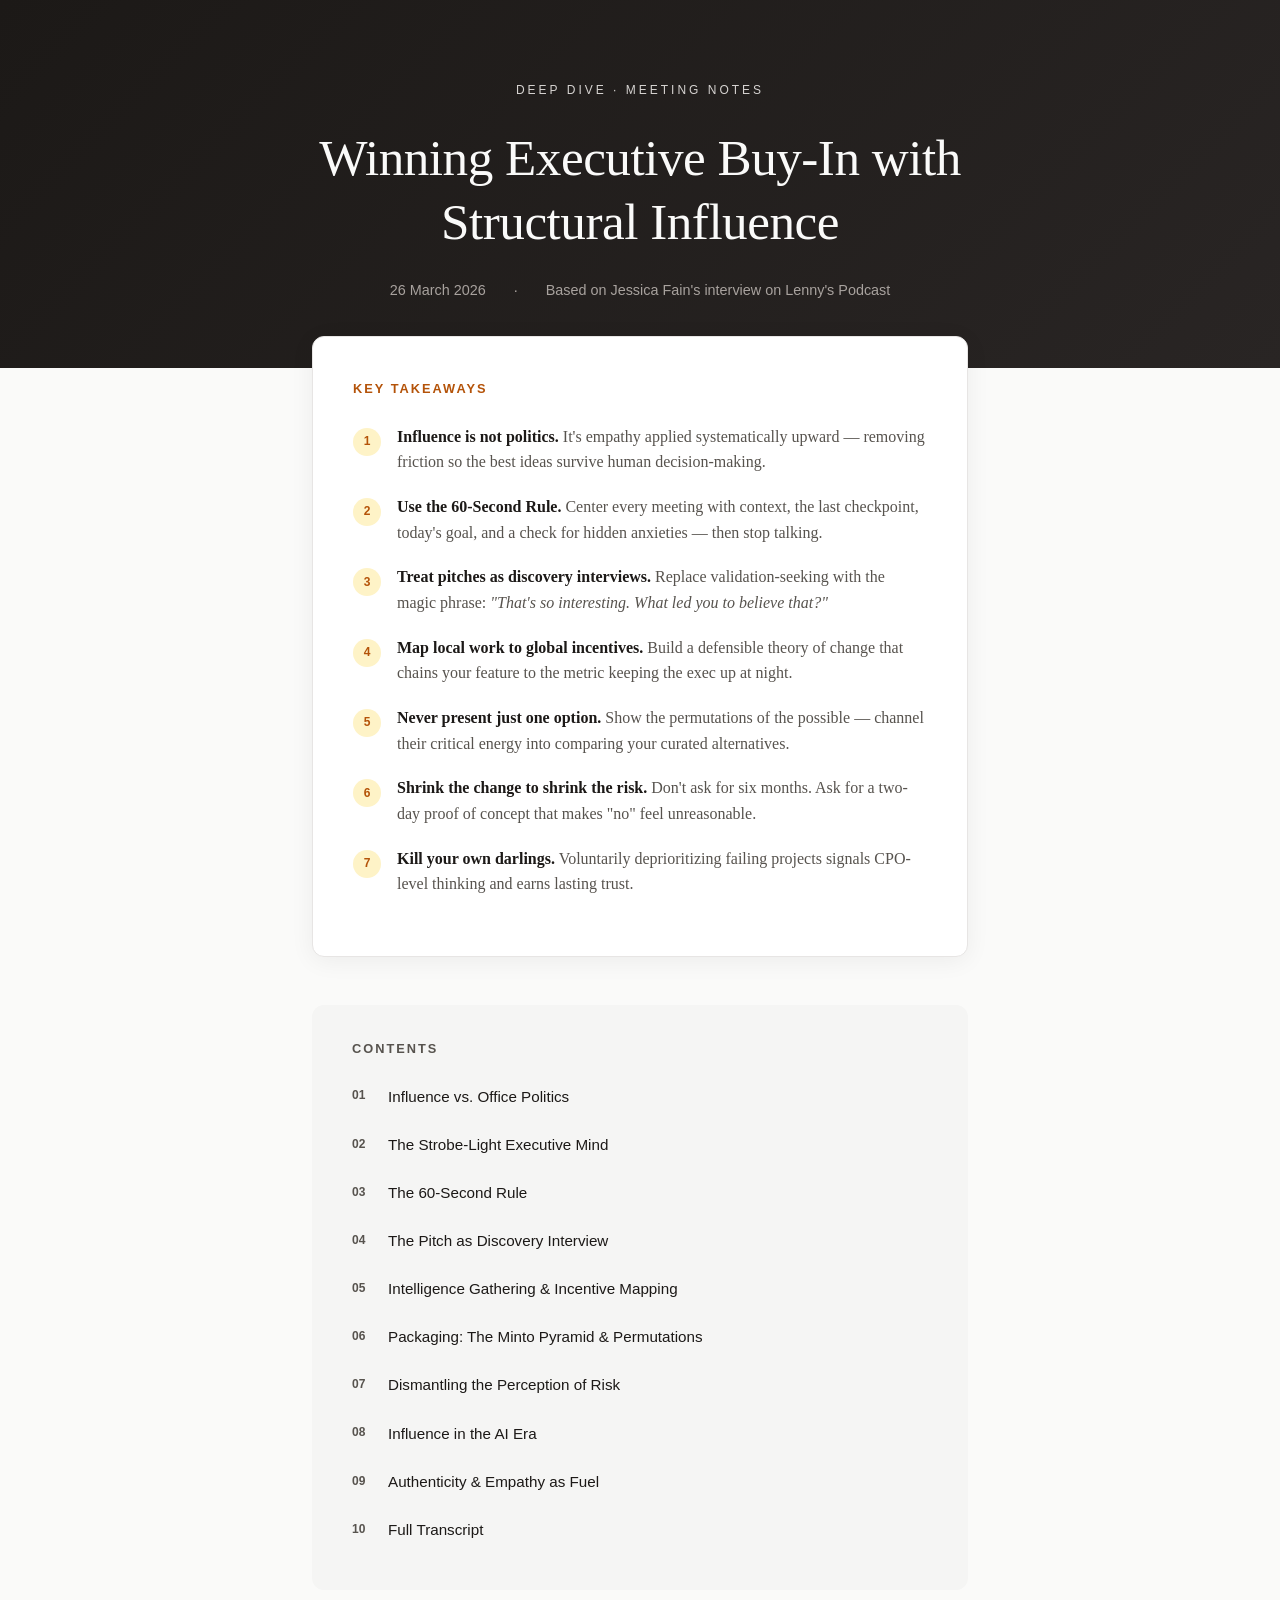
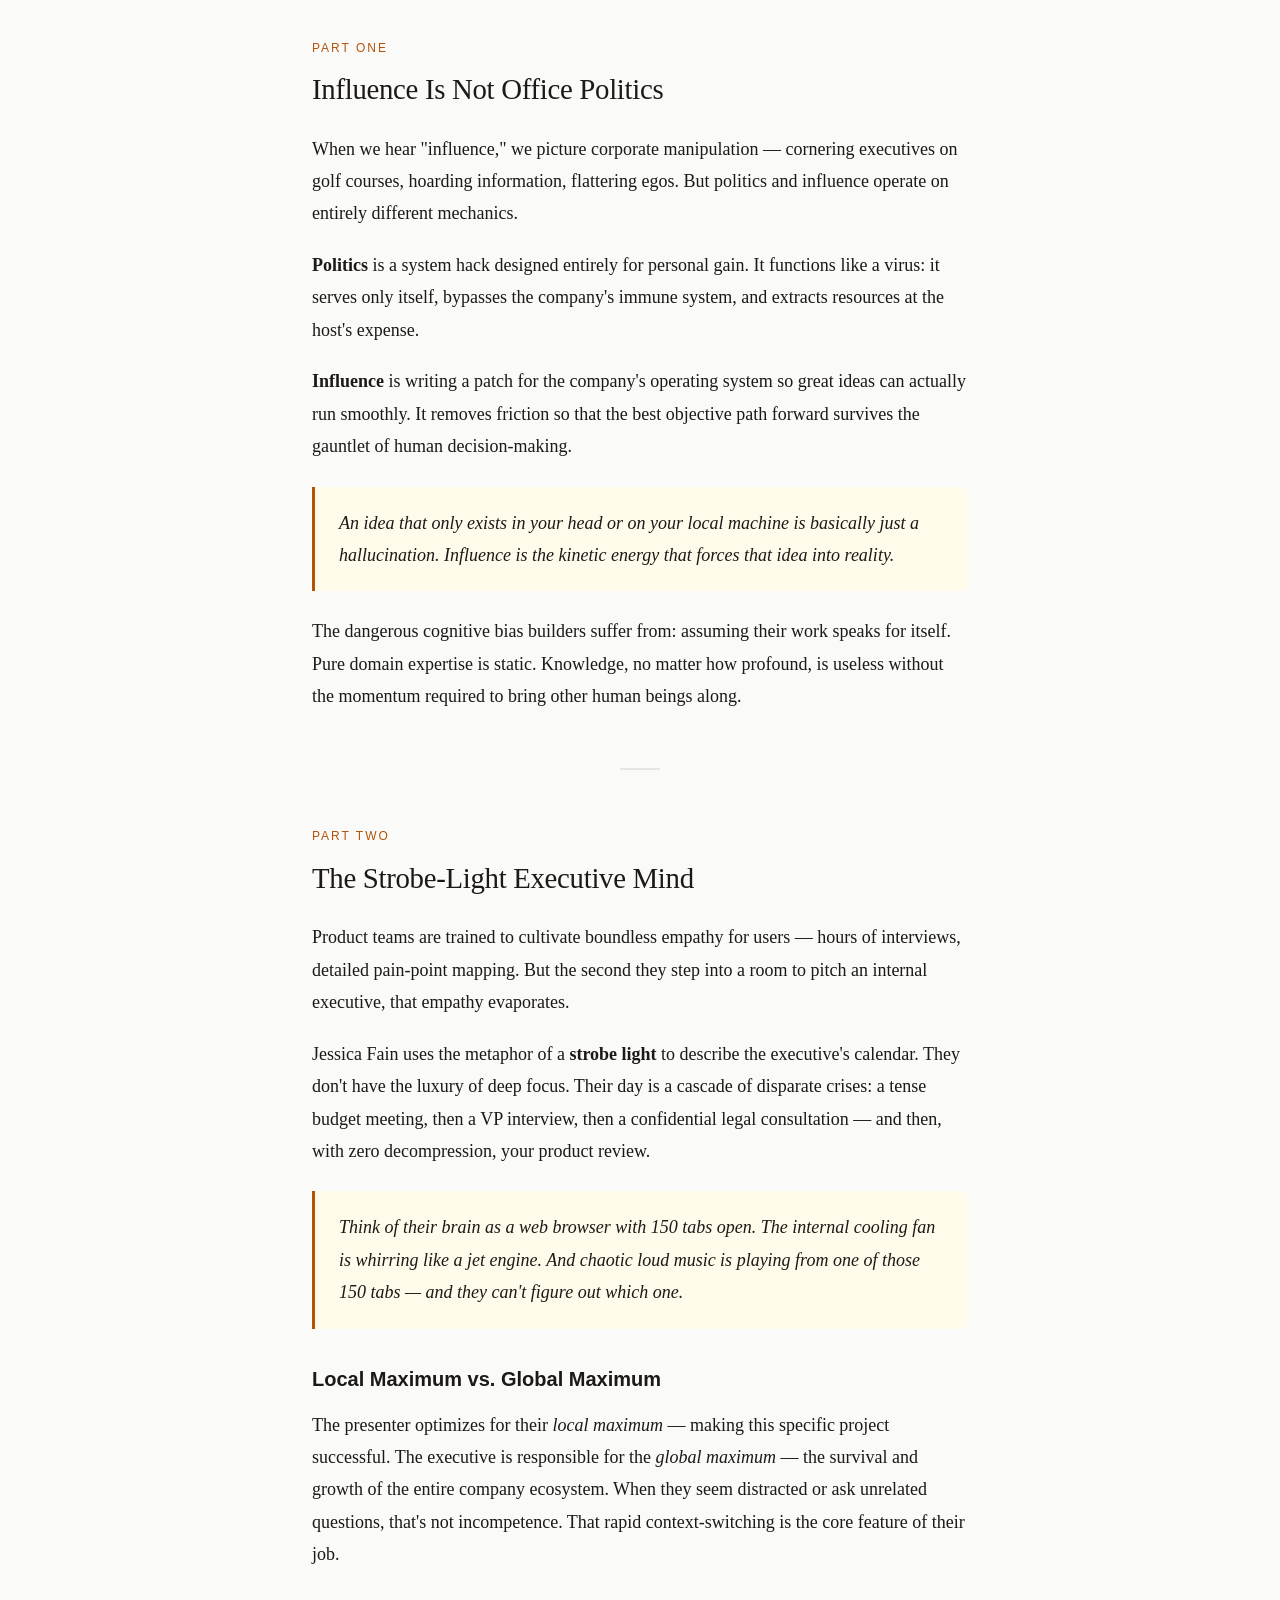
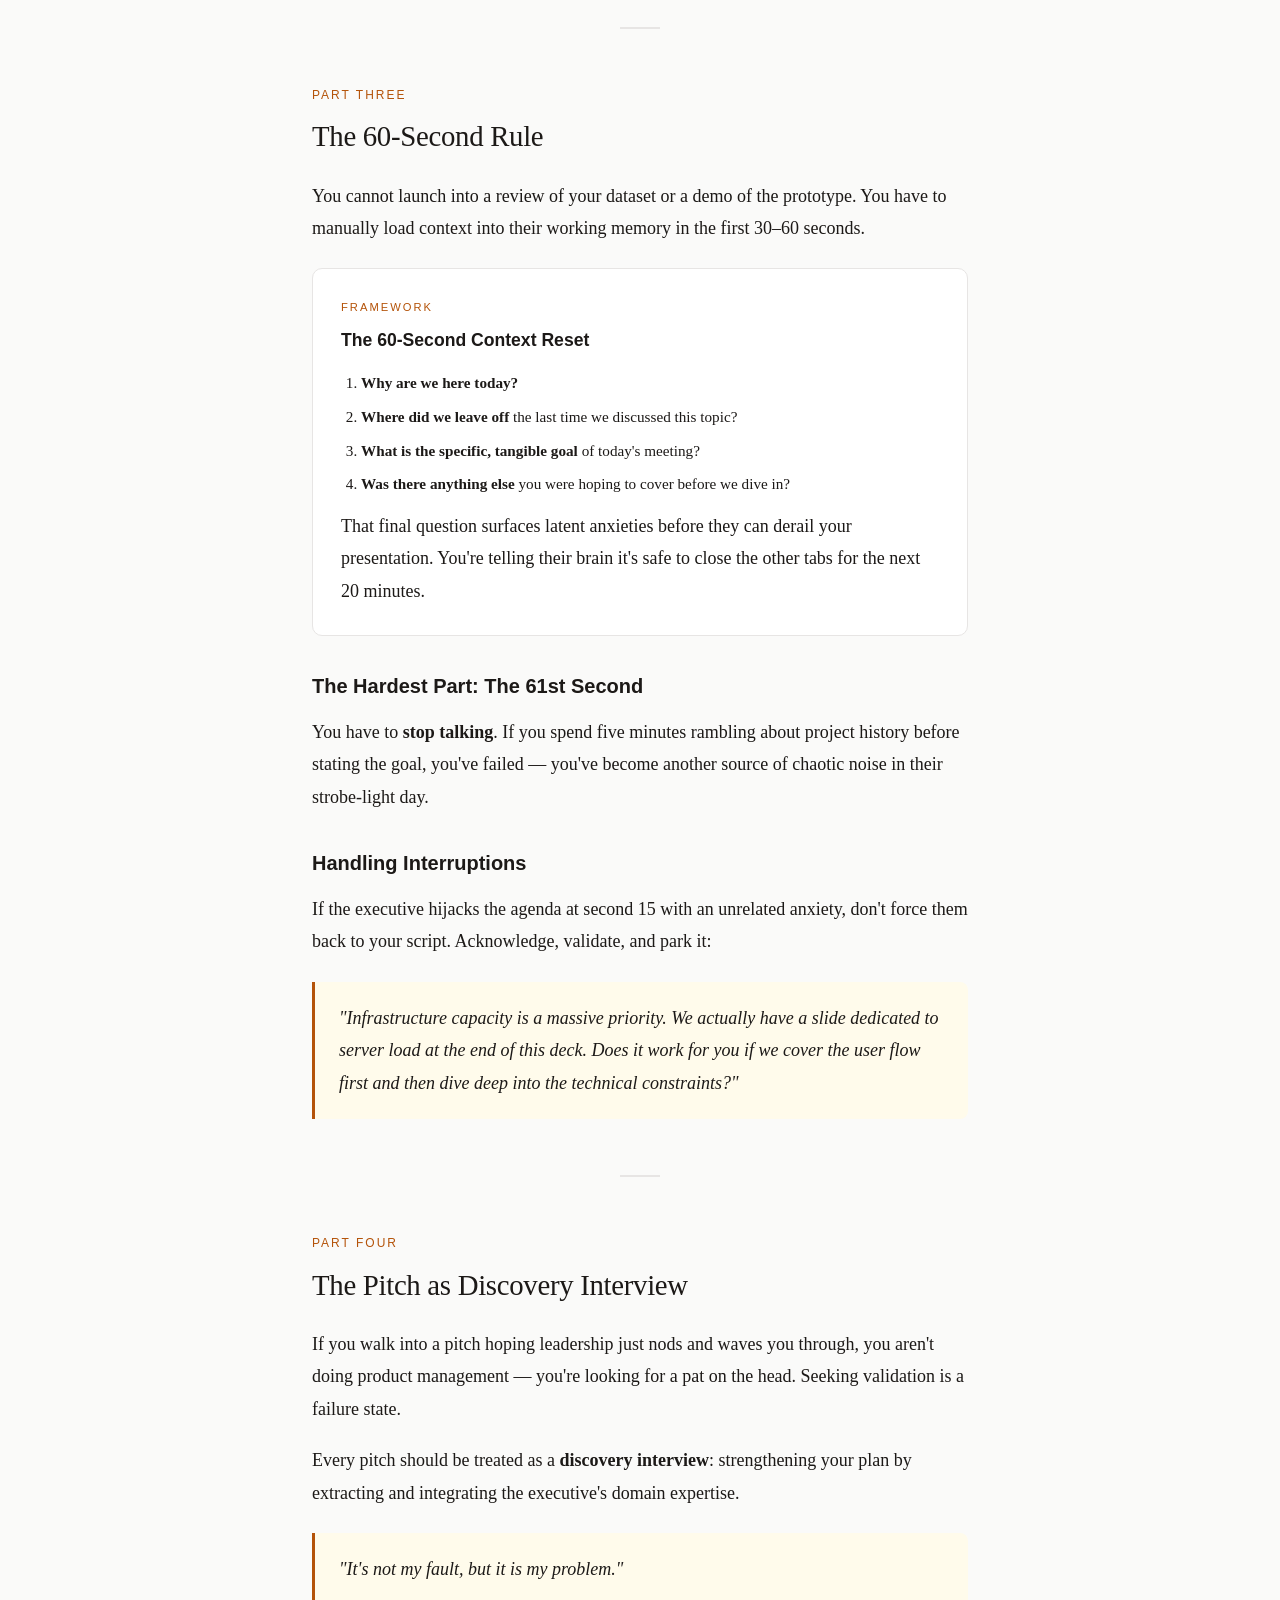
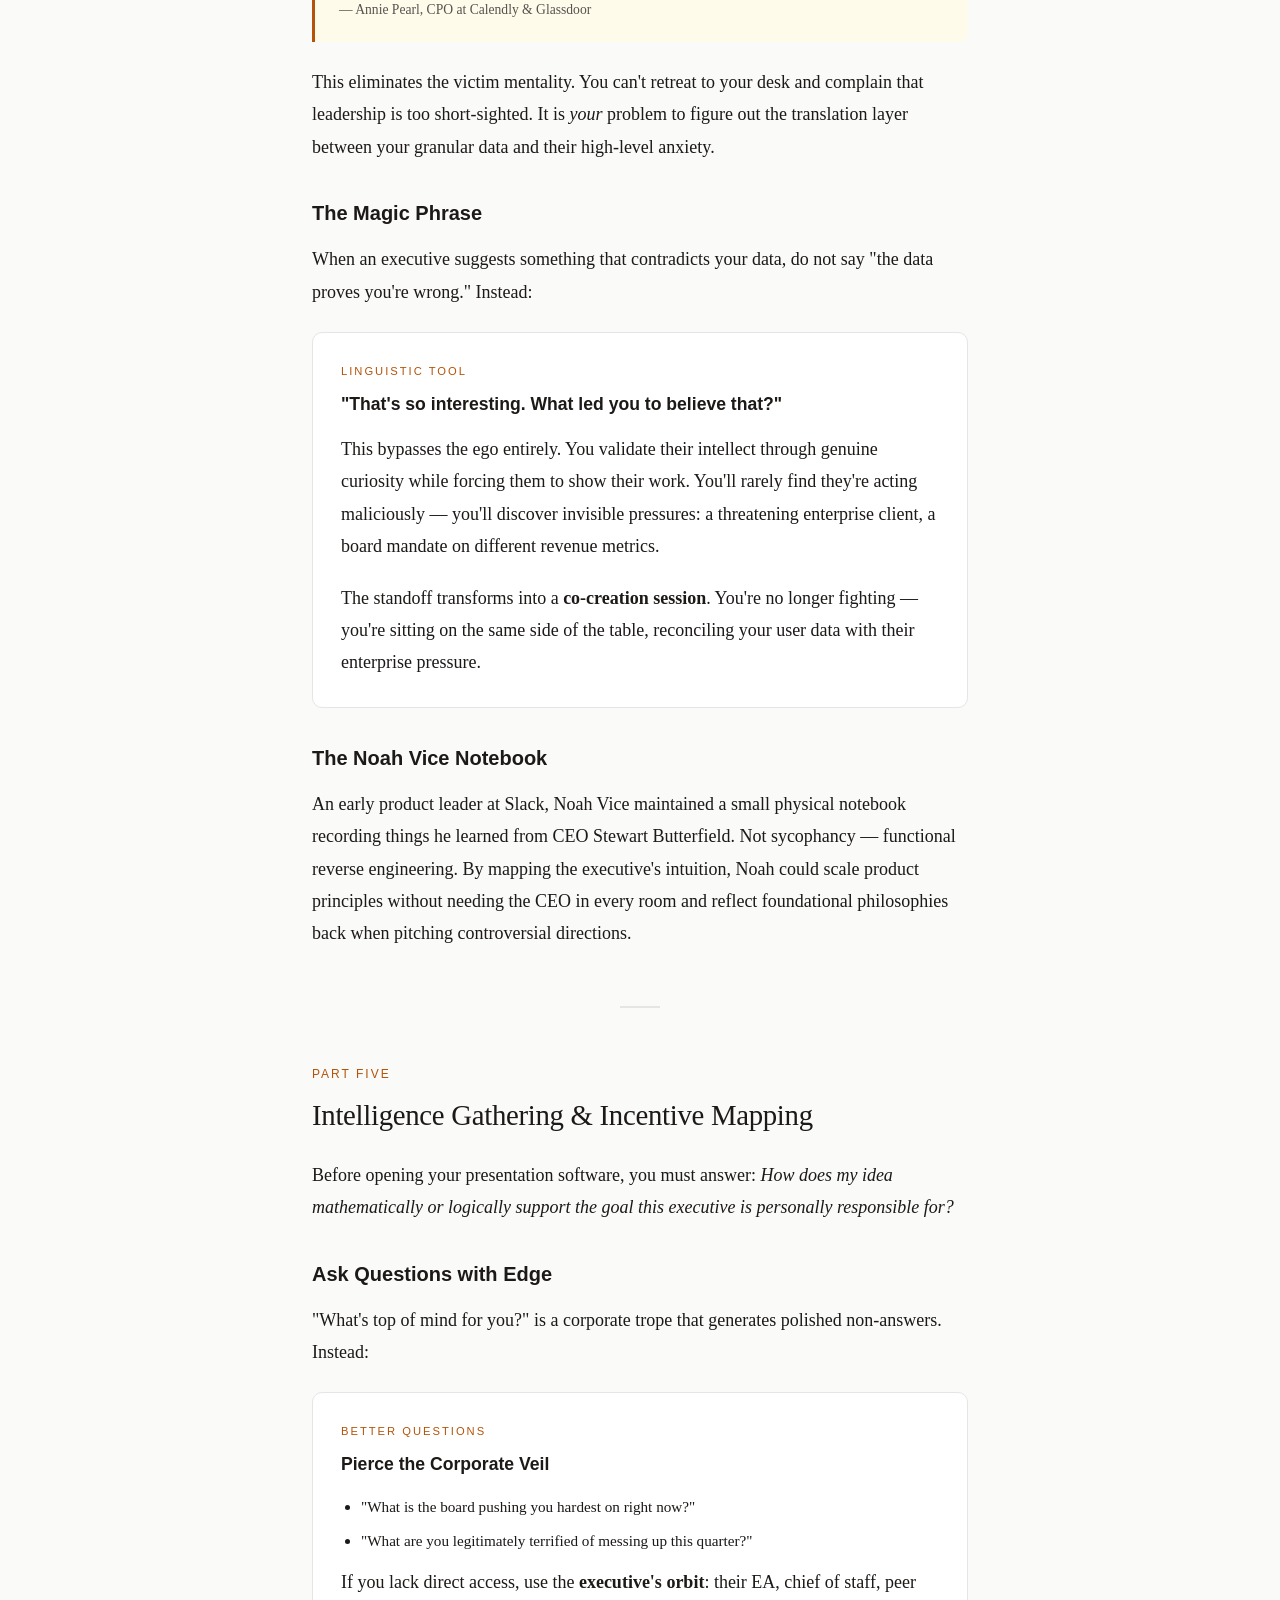
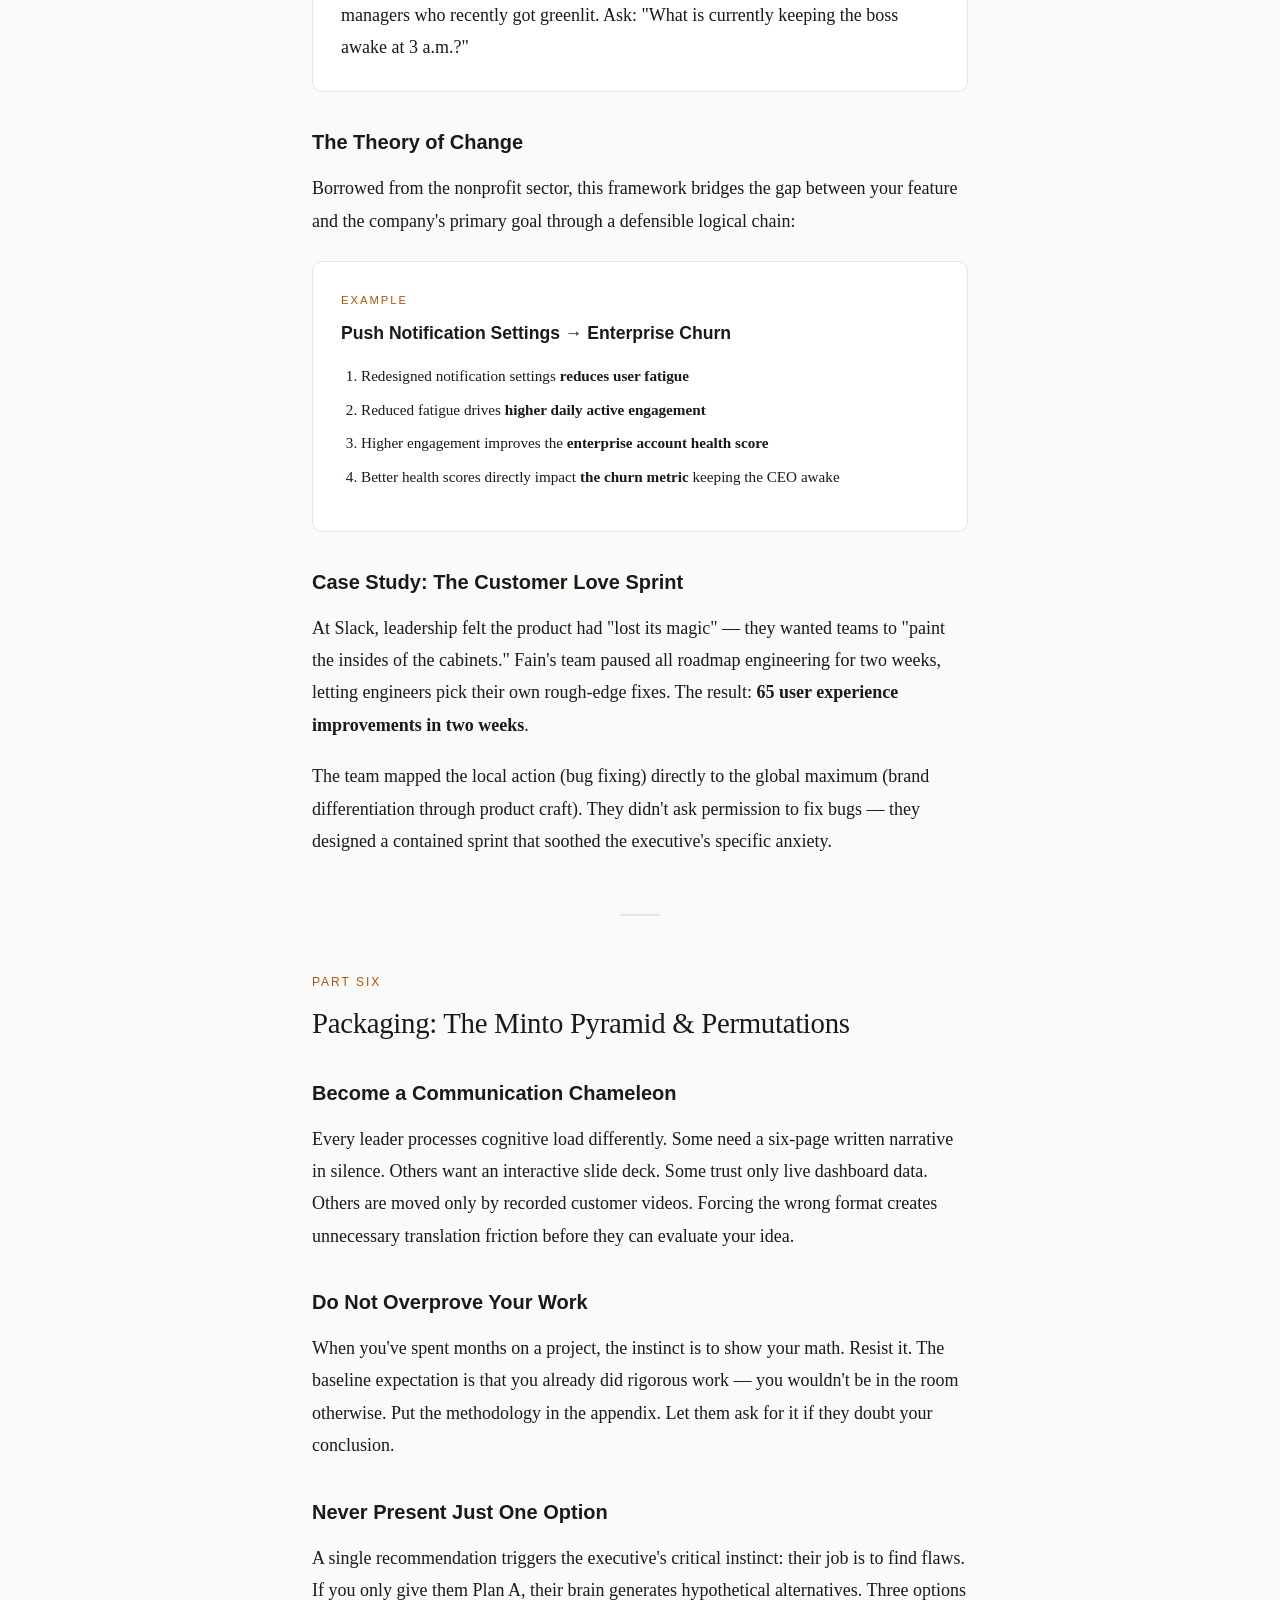
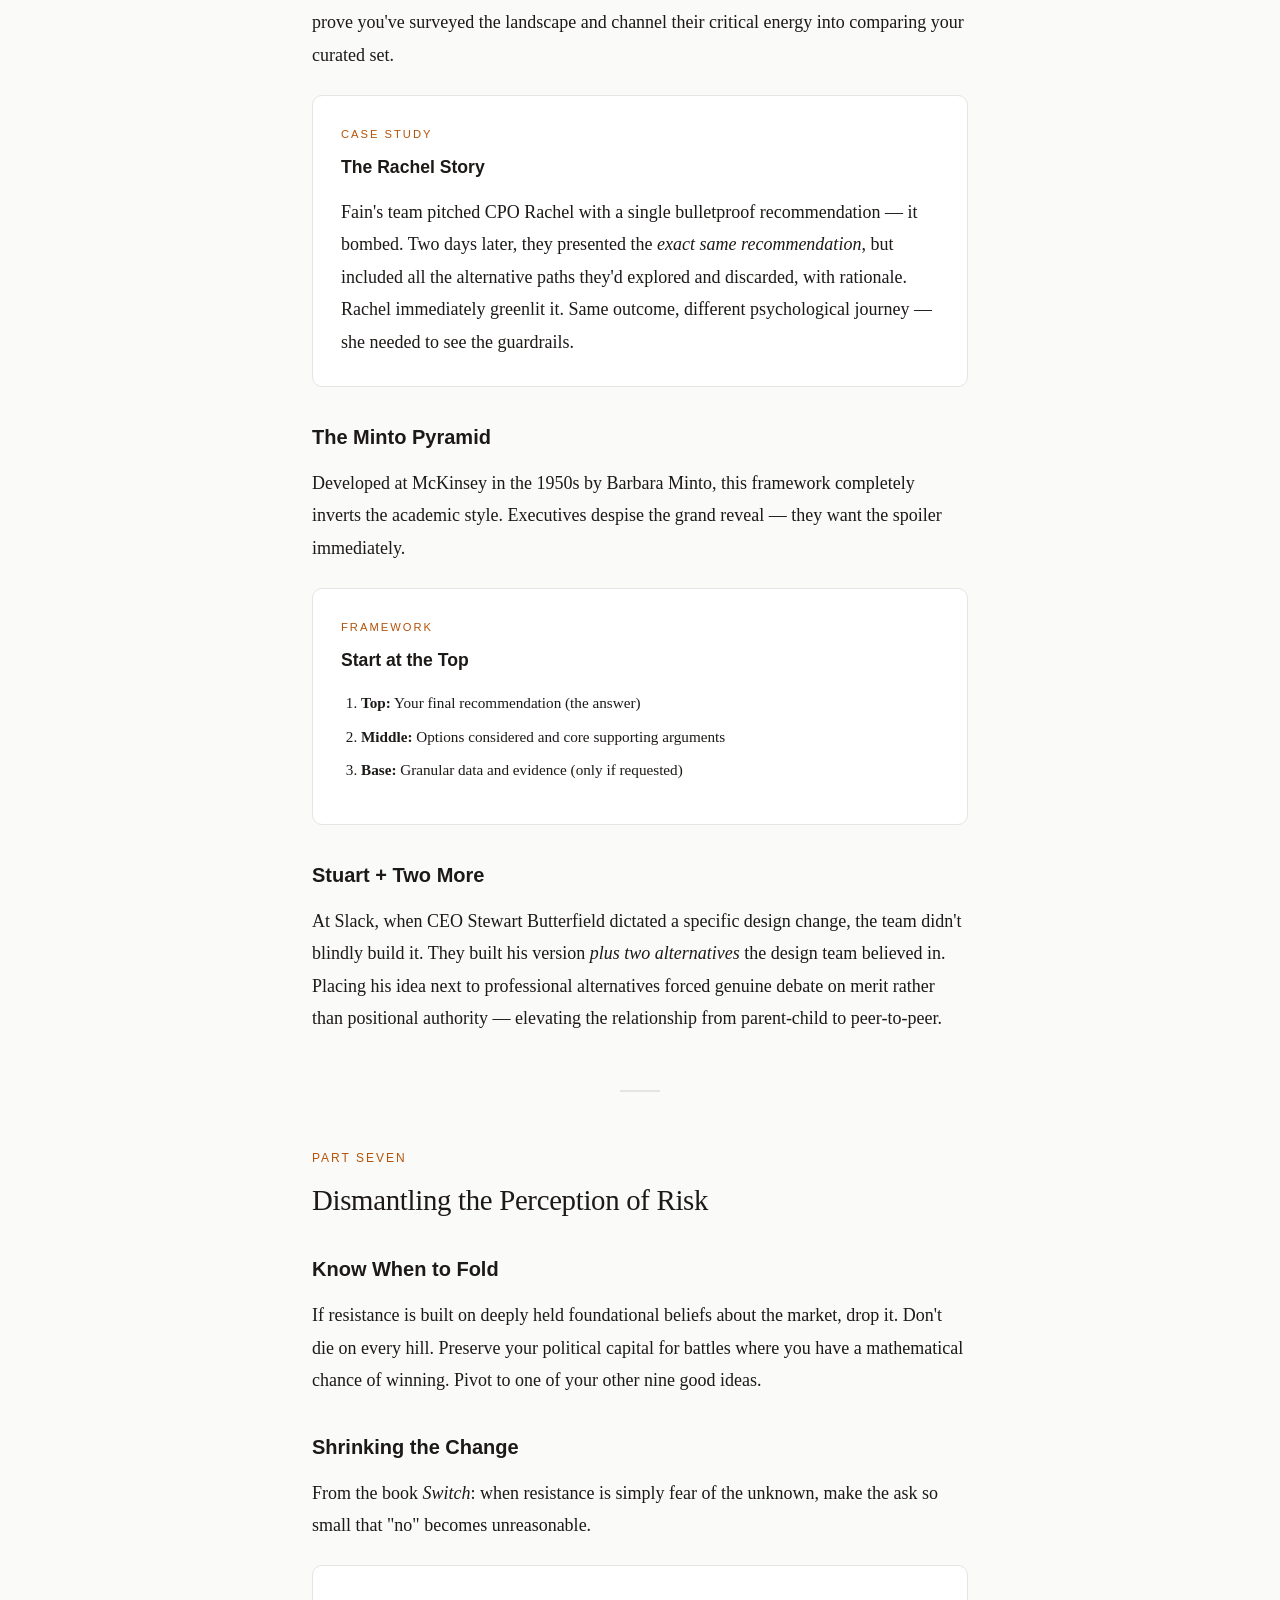
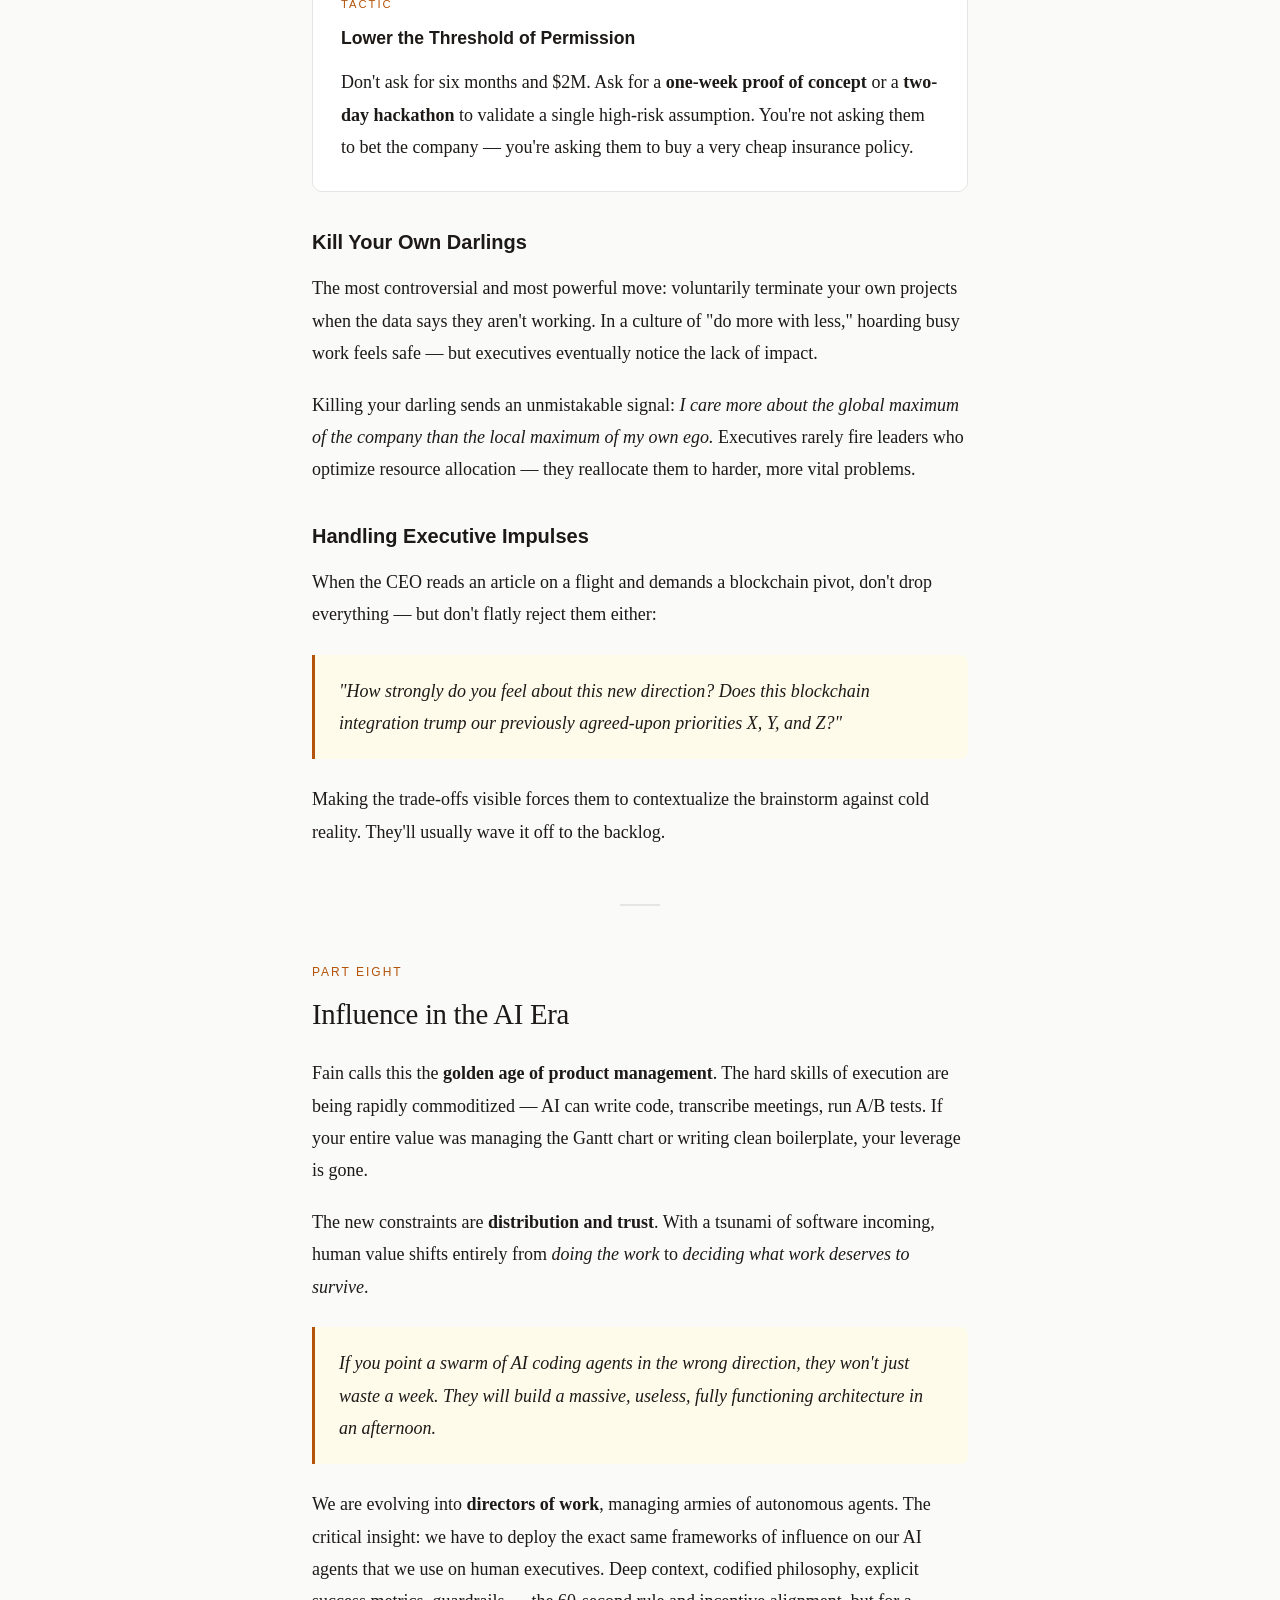
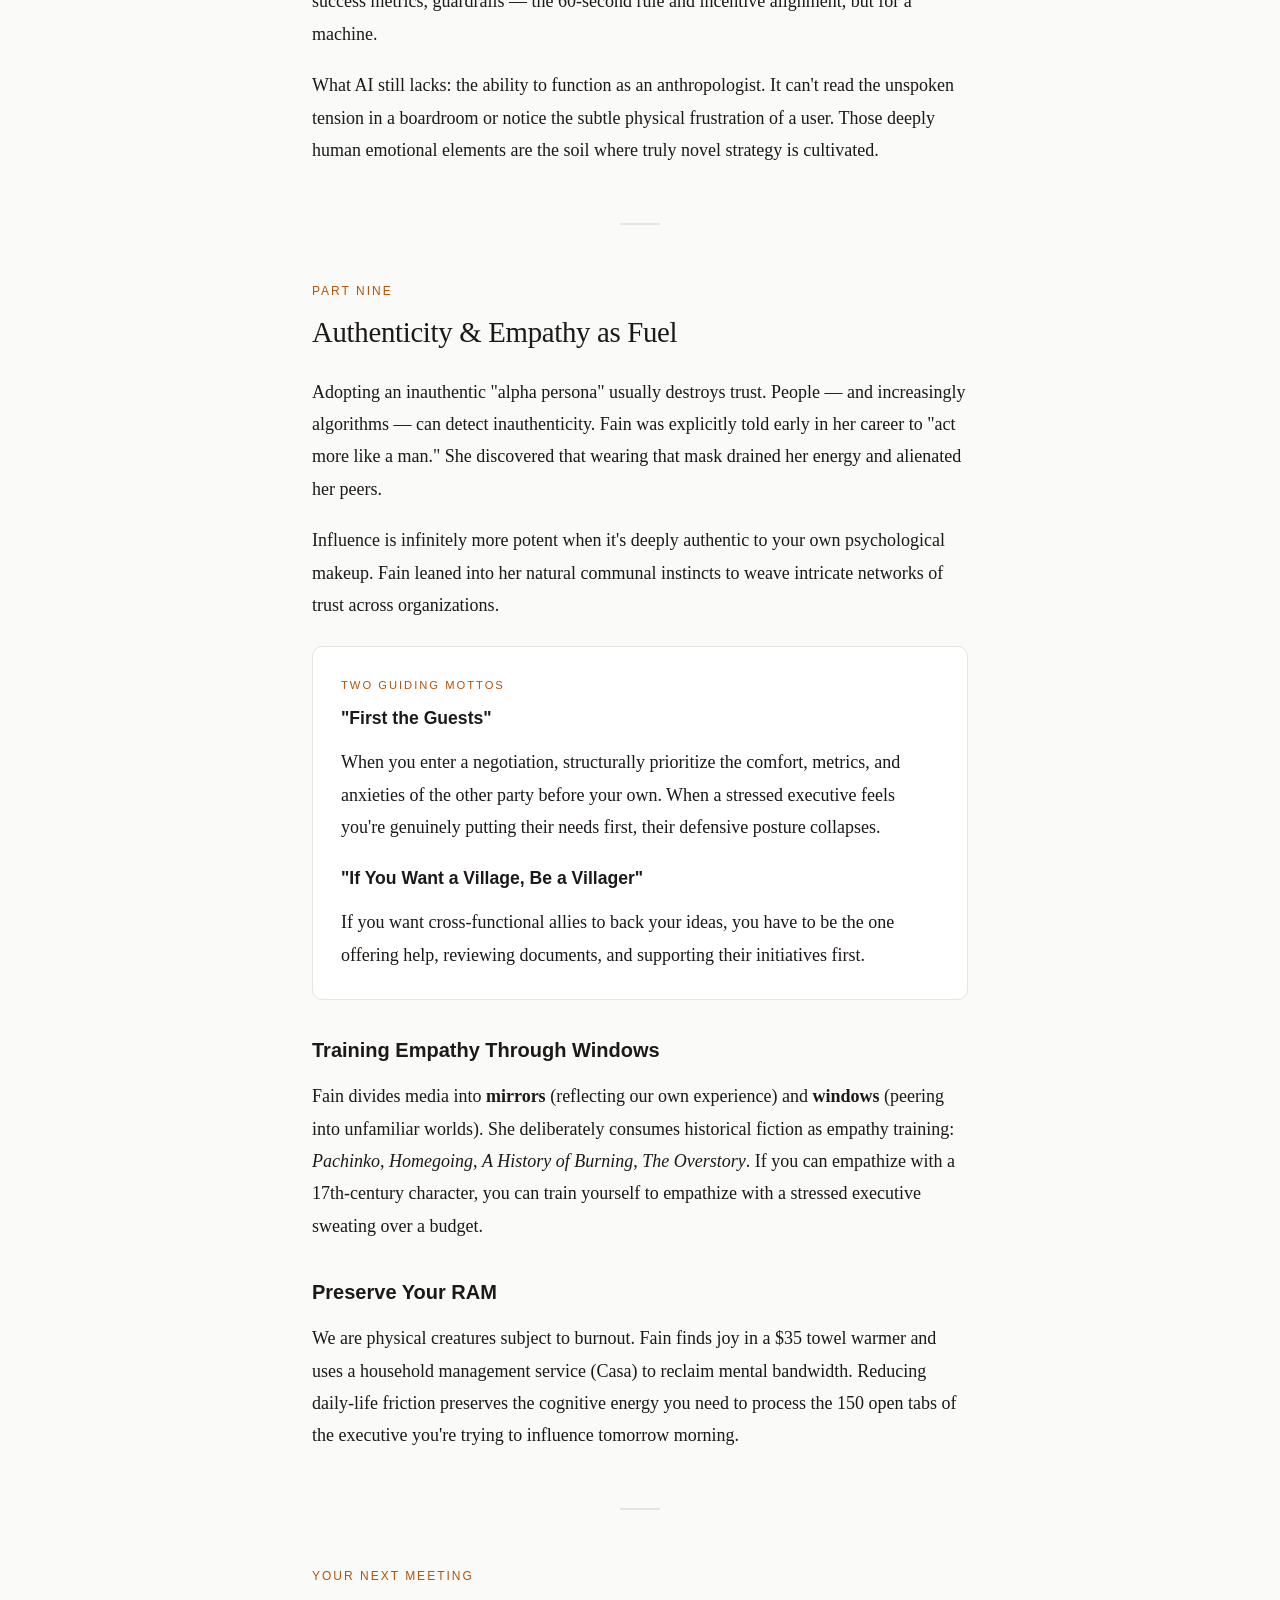
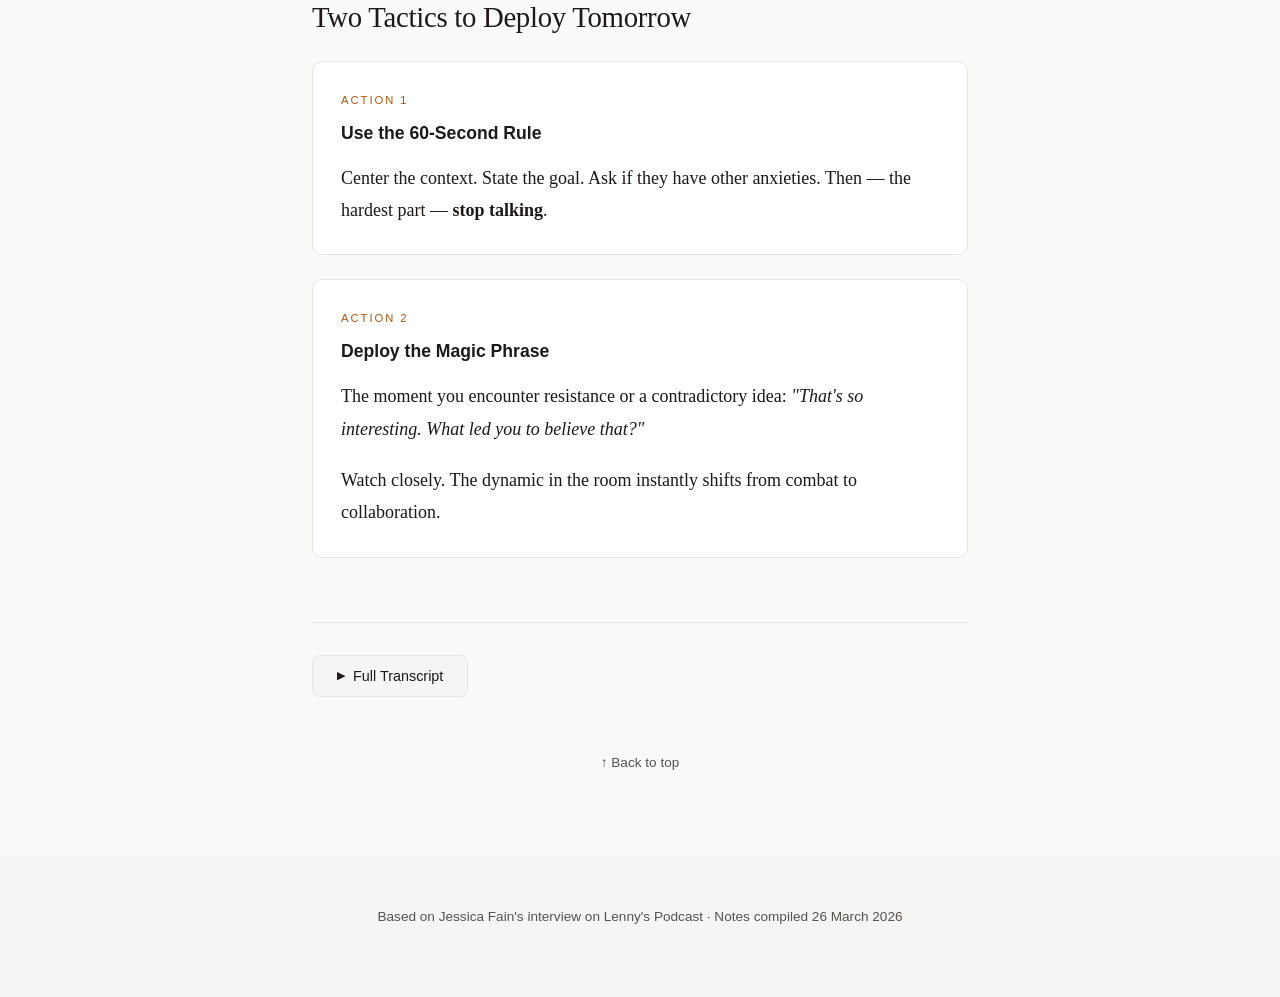
<file: winning-executive-buy-in/index.html>
<!DOCTYPE html>
<html lang="en">
<head>
    <meta charset="UTF-8">
    <meta name="viewport" content="width=device-width, initial-scale=1.0">
    <title>Winning Executive Buy-In with Structural Influence</title>
    <style>
        :root {
            --bg: #fafaf9;
            --text: #1c1917;
            --text-muted: #57534e;
            --accent: #b45309;
            --accent-light: #fef3c7;
            --border: #e7e5e4;
            --card-bg: #ffffff;
            --highlight-bg: #fffbeb;
            --section-bg: #f5f5f4;
        }

        * { margin: 0; padding: 0; box-sizing: border-box; }

        body {
            font-family: 'Georgia', 'Times New Roman', serif;
            background: var(--bg);
            color: var(--text);
            line-height: 1.8;
            font-size: 18px;
        }

        .hero {
            background: linear-gradient(135deg, #1c1917 0%, #292524 100%);
            color: #fafaf9;
            padding: 5rem 2rem 4rem;
            text-align: center;
        }

        .hero-label {
            font-family: -apple-system, BlinkMacSystemFont, 'Segoe UI', sans-serif;
            text-transform: uppercase;
            letter-spacing: 3px;
            font-size: 0.75rem;
            color: #d6d3d1;
            margin-bottom: 1.5rem;
        }

        .hero h1 {
            font-size: clamp(2rem, 5vw, 3.2rem);
            font-weight: 400;
            line-height: 1.25;
            max-width: 700px;
            margin: 0 auto 1.5rem;
            letter-spacing: -0.5px;
        }

        .hero-meta {
            font-family: -apple-system, BlinkMacSystemFont, 'Segoe UI', sans-serif;
            font-size: 0.9rem;
            color: #a8a29e;
        }

        .hero-meta span { margin: 0 0.75rem; }

        .container {
            max-width: 720px;
            margin: 0 auto;
            padding: 0 2rem;
        }

        /* Key Takeaways */
        .takeaways {
            background: var(--card-bg);
            border: 1px solid var(--border);
            border-radius: 12px;
            padding: 2.5rem;
            margin: -2rem auto 3rem;
            max-width: 720px;
            position: relative;
            z-index: 1;
            box-shadow: 0 4px 24px rgba(0,0,0,0.06);
        }

        .takeaways h2 {
            font-family: -apple-system, BlinkMacSystemFont, 'Segoe UI', sans-serif;
            font-size: 0.8rem;
            text-transform: uppercase;
            letter-spacing: 2px;
            color: var(--accent);
            margin-bottom: 1.5rem;
        }

        .takeaway-item {
            display: flex;
            gap: 1rem;
            margin-bottom: 1.2rem;
            align-items: flex-start;
        }

        .takeaway-num {
            font-family: -apple-system, BlinkMacSystemFont, 'Segoe UI', sans-serif;
            font-size: 0.75rem;
            font-weight: 700;
            color: var(--accent);
            background: var(--accent-light);
            width: 28px;
            height: 28px;
            border-radius: 50%;
            display: flex;
            align-items: center;
            justify-content: center;
            flex-shrink: 0;
            margin-top: 4px;
        }

        .takeaway-text {
            font-size: 1rem;
            line-height: 1.6;
            color: var(--text-muted);
        }

        .takeaway-text strong {
            color: var(--text);
        }

        /* Table of Contents */
        .toc {
            background: var(--section-bg);
            border-radius: 12px;
            padding: 2rem 2.5rem;
            margin: 0 auto 3rem;
            max-width: 720px;
        }

        .toc h2 {
            font-family: -apple-system, BlinkMacSystemFont, 'Segoe UI', sans-serif;
            font-size: 0.8rem;
            text-transform: uppercase;
            letter-spacing: 2px;
            color: var(--text-muted);
            margin-bottom: 1rem;
        }

        .toc ol {
            list-style: none;
            counter-reset: toc;
            padding: 0;
        }

        .toc li {
            counter-increment: toc;
            margin-bottom: 0.5rem;
        }

        .toc li a {
            font-family: -apple-system, BlinkMacSystemFont, 'Segoe UI', sans-serif;
            font-size: 0.95rem;
            color: var(--text);
            text-decoration: none;
            display: flex;
            align-items: center;
            gap: 0.75rem;
            padding: 0.4rem 0;
            transition: color 0.2s;
        }

        .toc li a:hover { color: var(--accent); }

        .toc li a::before {
            content: counter(toc, decimal-leading-zero);
            font-size: 0.75rem;
            color: var(--text-muted);
            font-weight: 600;
            min-width: 1.5rem;
        }

        /* Content Sections */
        .section {
            margin-bottom: 3.5rem;
        }

        .section-label {
            font-family: -apple-system, BlinkMacSystemFont, 'Segoe UI', sans-serif;
            font-size: 0.75rem;
            text-transform: uppercase;
            letter-spacing: 2px;
            color: var(--accent);
            margin-bottom: 0.75rem;
        }

        h2.section-title {
            font-size: 1.8rem;
            font-weight: 400;
            margin-bottom: 1.5rem;
            line-height: 1.3;
            letter-spacing: -0.3px;
        }

        h3 {
            font-size: 1.25rem;
            font-weight: 600;
            margin: 2rem 0 0.75rem;
            font-family: -apple-system, BlinkMacSystemFont, 'Segoe UI', sans-serif;
        }

        p { margin-bottom: 1.2rem; }

        /* Blockquotes */
        blockquote {
            border-left: 3px solid var(--accent);
            padding: 1.25rem 1.5rem;
            margin: 1.5rem 0;
            background: var(--highlight-bg);
            border-radius: 0 8px 8px 0;
            font-style: italic;
        }

        blockquote .attribution {
            font-style: normal;
            font-size: 0.85rem;
            color: var(--text-muted);
            margin-top: 0.75rem;
            margin-bottom: 0;
        }

        /* Callout Boxes */
        .tactic-box {
            background: var(--card-bg);
            border: 1px solid var(--border);
            border-radius: 10px;
            padding: 1.75rem;
            margin: 1.5rem 0;
        }

        .tactic-label {
            font-family: -apple-system, BlinkMacSystemFont, 'Segoe UI', sans-serif;
            font-size: 0.7rem;
            text-transform: uppercase;
            letter-spacing: 2px;
            color: var(--accent);
            margin-bottom: 0.5rem;
        }

        .tactic-box h4 {
            font-family: -apple-system, BlinkMacSystemFont, 'Segoe UI', sans-serif;
            font-size: 1.1rem;
            margin-bottom: 0.75rem;
        }

        .tactic-box p:last-child { margin-bottom: 0; }

        .tactic-box ol, .tactic-box ul {
            padding-left: 1.25rem;
            margin-bottom: 0.75rem;
        }

        .tactic-box li {
            margin-bottom: 0.4rem;
            font-size: 0.95rem;
        }

        /* Separator */
        .divider {
            width: 40px;
            height: 2px;
            background: var(--border);
            margin: 3.5rem auto;
        }

        /* Transcript Toggle */
        .transcript-section {
            margin-top: 4rem;
            padding-top: 2rem;
            border-top: 1px solid var(--border);
        }

        .transcript-toggle {
            font-family: -apple-system, BlinkMacSystemFont, 'Segoe UI', sans-serif;
            font-size: 0.9rem;
            background: var(--section-bg);
            border: 1px solid var(--border);
            padding: 0.75rem 1.5rem;
            border-radius: 8px;
            cursor: pointer;
            color: var(--text);
            display: flex;
            align-items: center;
            gap: 0.5rem;
            transition: background 0.2s;
        }

        .transcript-toggle:hover { background: var(--border); }

        .transcript-toggle .arrow {
            transition: transform 0.3s;
            font-size: 0.7rem;
        }

        .transcript-toggle.open .arrow {
            transform: rotate(90deg);
        }

        .transcript-content {
            display: none;
            margin-top: 1.5rem;
        }

        .transcript-content.visible { display: block; }

        .transcript-line {
            font-size: 0.9rem;
            line-height: 1.7;
            color: var(--text-muted);
            margin-bottom: 0.75rem;
            padding-left: 3.5rem;
            position: relative;
        }

        .timestamp {
            position: absolute;
            left: 0;
            font-family: 'SF Mono', 'Fira Code', monospace;
            font-size: 0.75rem;
            color: #a8a29e;
        }

        /* Footer */
        footer {
            margin-top: 5rem;
            padding: 3rem 2rem;
            background: var(--section-bg);
            text-align: center;
            font-family: -apple-system, BlinkMacSystemFont, 'Segoe UI', sans-serif;
            font-size: 0.85rem;
            color: var(--text-muted);
        }

        /* Back to top */
        .back-top {
            text-align: center;
            margin-top: 3rem;
        }

        .back-top a {
            font-family: -apple-system, BlinkMacSystemFont, 'Segoe UI', sans-serif;
            font-size: 0.85rem;
            color: var(--text-muted);
            text-decoration: none;
        }

        .back-top a:hover { color: var(--accent); }

        @media (max-width: 640px) {
            body { font-size: 16px; }
            .hero { padding: 3rem 1.5rem 2.5rem; }
            .takeaways, .toc { margin-left: 1rem; margin-right: 1rem; padding: 1.5rem; }
            .container { padding: 0 1.25rem; }
            .transcript-line { padding-left: 0; }
            .timestamp { position: static; display: block; margin-bottom: 0.15rem; }
        }
    </style>
</head>
<body>

<header class="hero" id="top">
    <div class="hero-label">Deep Dive &middot; Meeting Notes</div>
    <h1>Winning Executive Buy-In with Structural Influence</h1>
    <div class="hero-meta">
        <span>26 March 2026</span>
        <span>&middot;</span>
        <span>Based on Jessica Fain's interview on Lenny's Podcast</span>
    </div>
</header>

<div style="max-width: 720px; margin: 0 auto; padding: 0 2rem;">
    <div class="takeaways">
        <h2>Key Takeaways</h2>
        <div class="takeaway-item">
            <div class="takeaway-num">1</div>
            <div class="takeaway-text"><strong>Influence is not politics.</strong> It's empathy applied systematically upward &mdash; removing friction so the best ideas survive human decision-making.</div>
        </div>
        <div class="takeaway-item">
            <div class="takeaway-num">2</div>
            <div class="takeaway-text"><strong>Use the 60-Second Rule.</strong> Center every meeting with context, the last checkpoint, today's goal, and a check for hidden anxieties &mdash; then stop talking.</div>
        </div>
        <div class="takeaway-item">
            <div class="takeaway-num">3</div>
            <div class="takeaway-text"><strong>Treat pitches as discovery interviews.</strong> Replace validation-seeking with the magic phrase: <em>"That's so interesting. What led you to believe that?"</em></div>
        </div>
        <div class="takeaway-item">
            <div class="takeaway-num">4</div>
            <div class="takeaway-text"><strong>Map local work to global incentives.</strong> Build a defensible theory of change that chains your feature to the metric keeping the exec up at night.</div>
        </div>
        <div class="takeaway-item">
            <div class="takeaway-num">5</div>
            <div class="takeaway-text"><strong>Never present just one option.</strong> Show the permutations of the possible &mdash; channel their critical energy into comparing your curated alternatives.</div>
        </div>
        <div class="takeaway-item">
            <div class="takeaway-num">6</div>
            <div class="takeaway-text"><strong>Shrink the change to shrink the risk.</strong> Don't ask for six months. Ask for a two-day proof of concept that makes "no" feel unreasonable.</div>
        </div>
        <div class="takeaway-item">
            <div class="takeaway-num">7</div>
            <div class="takeaway-text"><strong>Kill your own darlings.</strong> Voluntarily deprioritizing failing projects signals CPO-level thinking and earns lasting trust.</div>
        </div>
    </div>
</div>

<div style="max-width: 720px; margin: 0 auto; padding: 0 2rem;">
    <nav class="toc">
        <h2>Contents</h2>
        <ol>
            <li><a href="#politics-vs-influence">Influence vs. Office Politics</a></li>
            <li><a href="#executive-mind">The Strobe-Light Executive Mind</a></li>
            <li><a href="#sixty-second-rule">The 60-Second Rule</a></li>
            <li><a href="#discovery-interview">The Pitch as Discovery Interview</a></li>
            <li><a href="#intelligence-gathering">Intelligence Gathering &amp; Incentive Mapping</a></li>
            <li><a href="#packaging">Packaging: The Minto Pyramid &amp; Permutations</a></li>
            <li><a href="#dismantling-risk">Dismantling the Perception of Risk</a></li>
            <li><a href="#ai-era">Influence in the AI Era</a></li>
            <li><a href="#authenticity">Authenticity &amp; Empathy as Fuel</a></li>
            <li><a href="#transcript">Full Transcript</a></li>
        </ol>
    </nav>
</div>

<main class="container">

    <!-- Section 1 -->
    <section class="section" id="politics-vs-influence">
        <div class="section-label">Part One</div>
        <h2 class="section-title">Influence Is Not Office Politics</h2>

        <p>When we hear "influence," we picture corporate manipulation &mdash; cornering executives on golf courses, hoarding information, flattering egos. But politics and influence operate on entirely different mechanics.</p>

        <p><strong>Politics</strong> is a system hack designed entirely for personal gain. It functions like a virus: it serves only itself, bypasses the company's immune system, and extracts resources at the host's expense.</p>

        <p><strong>Influence</strong> is writing a patch for the company's operating system so great ideas can actually run smoothly. It removes friction so that the best objective path forward survives the gauntlet of human decision-making.</p>

        <blockquote>
            An idea that only exists in your head or on your local machine is basically just a hallucination. Influence is the kinetic energy that forces that idea into reality.
        </blockquote>

        <p>The dangerous cognitive bias builders suffer from: assuming their work speaks for itself. Pure domain expertise is static. Knowledge, no matter how profound, is useless without the momentum required to bring other human beings along.</p>
    </section>

    <div class="divider"></div>

    <!-- Section 2 -->
    <section class="section" id="executive-mind">
        <div class="section-label">Part Two</div>
        <h2 class="section-title">The Strobe-Light Executive Mind</h2>

        <p>Product teams are trained to cultivate boundless empathy for users &mdash; hours of interviews, detailed pain-point mapping. But the second they step into a room to pitch an internal executive, that empathy evaporates.</p>

        <p>Jessica Fain uses the metaphor of a <strong>strobe light</strong> to describe the executive's calendar. They don't have the luxury of deep focus. Their day is a cascade of disparate crises: a tense budget meeting, then a VP interview, then a confidential legal consultation &mdash; and then, with zero decompression, your product review.</p>

        <blockquote>
            Think of their brain as a web browser with 150 tabs open. The internal cooling fan is whirring like a jet engine. And chaotic loud music is playing from one of those 150 tabs &mdash; and they can't figure out which one.
        </blockquote>

        <h3>Local Maximum vs. Global Maximum</h3>
        <p>The presenter optimizes for their <em>local maximum</em> &mdash; making this specific project successful. The executive is responsible for the <em>global maximum</em> &mdash; the survival and growth of the entire company ecosystem. When they seem distracted or ask unrelated questions, that's not incompetence. That rapid context-switching is the core feature of their job.</p>
    </section>

    <div class="divider"></div>

    <!-- Section 3 -->
    <section class="section" id="sixty-second-rule">
        <div class="section-label">Part Three</div>
        <h2 class="section-title">The 60-Second Rule</h2>

        <p>You cannot launch into a review of your dataset or a demo of the prototype. You have to manually load context into their working memory in the first 30&ndash;60 seconds.</p>

        <div class="tactic-box">
            <div class="tactic-label">Framework</div>
            <h4>The 60-Second Context Reset</h4>
            <ol>
                <li><strong>Why are we here today?</strong></li>
                <li><strong>Where did we leave off</strong> the last time we discussed this topic?</li>
                <li><strong>What is the specific, tangible goal</strong> of today's meeting?</li>
                <li><strong>Was there anything else</strong> you were hoping to cover before we dive in?</li>
            </ol>
            <p>That final question surfaces latent anxieties before they can derail your presentation. You're telling their brain it's safe to close the other tabs for the next 20 minutes.</p>
        </div>

        <h3>The Hardest Part: The 61st Second</h3>
        <p>You have to <strong>stop talking</strong>. If you spend five minutes rambling about project history before stating the goal, you've failed &mdash; you've become another source of chaotic noise in their strobe-light day.</p>

        <h3>Handling Interruptions</h3>
        <p>If the executive hijacks the agenda at second 15 with an unrelated anxiety, don't force them back to your script. Acknowledge, validate, and park it:</p>

        <blockquote>
            "Infrastructure capacity is a massive priority. We actually have a slide dedicated to server load at the end of this deck. Does it work for you if we cover the user flow first and then dive deep into the technical constraints?"
        </blockquote>
    </section>

    <div class="divider"></div>

    <!-- Section 4 -->
    <section class="section" id="discovery-interview">
        <div class="section-label">Part Four</div>
        <h2 class="section-title">The Pitch as Discovery Interview</h2>

        <p>If you walk into a pitch hoping leadership just nods and waves you through, you aren't doing product management &mdash; you're looking for a pat on the head. Seeking validation is a failure state.</p>

        <p>Every pitch should be treated as a <strong>discovery interview</strong>: strengthening your plan by extracting and integrating the executive's domain expertise.</p>

        <blockquote>
            "It's not my fault, but it is my problem."
            <p class="attribution">&mdash; Annie Pearl, CPO at Calendly &amp; Glassdoor</p>
        </blockquote>

        <p>This eliminates the victim mentality. You can't retreat to your desk and complain that leadership is too short-sighted. It is <em>your</em> problem to figure out the translation layer between your granular data and their high-level anxiety.</p>

        <h3>The Magic Phrase</h3>
        <p>When an executive suggests something that contradicts your data, do not say "the data proves you're wrong." Instead:</p>

        <div class="tactic-box">
            <div class="tactic-label">Linguistic Tool</div>
            <h4>"That's so interesting. What led you to believe that?"</h4>
            <p>This bypasses the ego entirely. You validate their intellect through genuine curiosity while forcing them to show their work. You'll rarely find they're acting maliciously &mdash; you'll discover invisible pressures: a threatening enterprise client, a board mandate on different revenue metrics.</p>
            <p>The standoff transforms into a <strong>co-creation session</strong>. You're no longer fighting &mdash; you're sitting on the same side of the table, reconciling your user data with their enterprise pressure.</p>
        </div>

        <h3>The Noah Vice Notebook</h3>
        <p>An early product leader at Slack, Noah Vice maintained a small physical notebook recording things he learned from CEO Stewart Butterfield. Not sycophancy &mdash; functional reverse engineering. By mapping the executive's intuition, Noah could scale product principles without needing the CEO in every room and reflect foundational philosophies back when pitching controversial directions.</p>
    </section>

    <div class="divider"></div>

    <!-- Section 5 -->
    <section class="section" id="intelligence-gathering">
        <div class="section-label">Part Five</div>
        <h2 class="section-title">Intelligence Gathering &amp; Incentive Mapping</h2>

        <p>Before opening your presentation software, you must answer: <em>How does my idea mathematically or logically support the goal this executive is personally responsible for?</em></p>

        <h3>Ask Questions with Edge</h3>
        <p>"What's top of mind for you?" is a corporate trope that generates polished non-answers. Instead:</p>

        <div class="tactic-box">
            <div class="tactic-label">Better Questions</div>
            <h4>Pierce the Corporate Veil</h4>
            <ul>
                <li>"What is the board pushing you hardest on right now?"</li>
                <li>"What are you legitimately terrified of messing up this quarter?"</li>
            </ul>
            <p>If you lack direct access, use the <strong>executive's orbit</strong>: their EA, chief of staff, peer managers who recently got greenlit. Ask: "What is currently keeping the boss awake at 3 a.m.?"</p>
        </div>

        <h3>The Theory of Change</h3>
        <p>Borrowed from the nonprofit sector, this framework bridges the gap between your feature and the company's primary goal through a defensible logical chain:</p>

        <div class="tactic-box">
            <div class="tactic-label">Example</div>
            <h4>Push Notification Settings &rarr; Enterprise Churn</h4>
            <ol>
                <li>Redesigned notification settings <strong>reduces user fatigue</strong></li>
                <li>Reduced fatigue drives <strong>higher daily active engagement</strong></li>
                <li>Higher engagement improves the <strong>enterprise account health score</strong></li>
                <li>Better health scores directly impact <strong>the churn metric</strong> keeping the CEO awake</li>
            </ol>
        </div>

        <h3>Case Study: The Customer Love Sprint</h3>
        <p>At Slack, leadership felt the product had "lost its magic" &mdash; they wanted teams to "paint the insides of the cabinets." Fain's team paused all roadmap engineering for two weeks, letting engineers pick their own rough-edge fixes. The result: <strong>65 user experience improvements in two weeks</strong>.</p>
        <p>The team mapped the local action (bug fixing) directly to the global maximum (brand differentiation through product craft). They didn't ask permission to fix bugs &mdash; they designed a contained sprint that soothed the executive's specific anxiety.</p>
    </section>

    <div class="divider"></div>

    <!-- Section 6 -->
    <section class="section" id="packaging">
        <div class="section-label">Part Six</div>
        <h2 class="section-title">Packaging: The Minto Pyramid &amp; Permutations</h2>

        <h3>Become a Communication Chameleon</h3>
        <p>Every leader processes cognitive load differently. Some need a six-page written narrative in silence. Others want an interactive slide deck. Some trust only live dashboard data. Others are moved only by recorded customer videos. Forcing the wrong format creates unnecessary translation friction before they can evaluate your idea.</p>

        <h3>Do Not Overprove Your Work</h3>
        <p>When you've spent months on a project, the instinct is to show your math. Resist it. The baseline expectation is that you already did rigorous work &mdash; you wouldn't be in the room otherwise. Put the methodology in the appendix. Let them ask for it if they doubt your conclusion.</p>

        <h3>Never Present Just One Option</h3>
        <p>A single recommendation triggers the executive's critical instinct: their job is to find flaws. If you only give them Plan A, their brain generates hypothetical alternatives. Three options prove you've surveyed the landscape and channel their critical energy into comparing your curated set.</p>

        <div class="tactic-box">
            <div class="tactic-label">Case Study</div>
            <h4>The Rachel Story</h4>
            <p>Fain's team pitched CPO Rachel with a single bulletproof recommendation &mdash; it bombed. Two days later, they presented the <em>exact same recommendation</em>, but included all the alternative paths they'd explored and discarded, with rationale. Rachel immediately greenlit it. Same outcome, different psychological journey &mdash; she needed to see the guardrails.</p>
        </div>

        <h3>The Minto Pyramid</h3>
        <p>Developed at McKinsey in the 1950s by Barbara Minto, this framework completely inverts the academic style. Executives despise the grand reveal &mdash; they want the spoiler immediately.</p>

        <div class="tactic-box">
            <div class="tactic-label">Framework</div>
            <h4>Start at the Top</h4>
            <ol>
                <li><strong>Top:</strong> Your final recommendation (the answer)</li>
                <li><strong>Middle:</strong> Options considered and core supporting arguments</li>
                <li><strong>Base:</strong> Granular data and evidence (only if requested)</li>
            </ol>
        </div>

        <h3>Stuart + Two More</h3>
        <p>At Slack, when CEO Stewart Butterfield dictated a specific design change, the team didn't blindly build it. They built his version <em>plus two alternatives</em> the design team believed in. Placing his idea next to professional alternatives forced genuine debate on merit rather than positional authority &mdash; elevating the relationship from parent-child to peer-to-peer.</p>
    </section>

    <div class="divider"></div>

    <!-- Section 7 -->
    <section class="section" id="dismantling-risk">
        <div class="section-label">Part Seven</div>
        <h2 class="section-title">Dismantling the Perception of Risk</h2>

        <h3>Know When to Fold</h3>
        <p>If resistance is built on deeply held foundational beliefs about the market, drop it. Don't die on every hill. Preserve your political capital for battles where you have a mathematical chance of winning. Pivot to one of your other nine good ideas.</p>

        <h3>Shrinking the Change</h3>
        <p>From the book <em>Switch</em>: when resistance is simply fear of the unknown, make the ask so small that "no" becomes unreasonable.</p>

        <div class="tactic-box">
            <div class="tactic-label">Tactic</div>
            <h4>Lower the Threshold of Permission</h4>
            <p>Don't ask for six months and $2M. Ask for a <strong>one-week proof of concept</strong> or a <strong>two-day hackathon</strong> to validate a single high-risk assumption. You're not asking them to bet the company &mdash; you're asking them to buy a very cheap insurance policy.</p>
        </div>

        <h3>Kill Your Own Darlings</h3>
        <p>The most controversial and most powerful move: voluntarily terminate your own projects when the data says they aren't working. In a culture of "do more with less," hoarding busy work feels safe &mdash; but executives eventually notice the lack of impact.</p>

        <p>Killing your darling sends an unmistakable signal: <em>I care more about the global maximum of the company than the local maximum of my own ego.</em> Executives rarely fire leaders who optimize resource allocation &mdash; they reallocate them to harder, more vital problems.</p>

        <h3>Handling Executive Impulses</h3>
        <p>When the CEO reads an article on a flight and demands a blockchain pivot, don't drop everything &mdash; but don't flatly reject them either:</p>

        <blockquote>
            "How strongly do you feel about this new direction? Does this blockchain integration trump our previously agreed-upon priorities X, Y, and Z?"
        </blockquote>

        <p>Making the trade-offs visible forces them to contextualize the brainstorm against cold reality. They'll usually wave it off to the backlog.</p>
    </section>

    <div class="divider"></div>

    <!-- Section 8 -->
    <section class="section" id="ai-era">
        <div class="section-label">Part Eight</div>
        <h2 class="section-title">Influence in the AI Era</h2>

        <p>Fain calls this the <strong>golden age of product management</strong>. The hard skills of execution are being rapidly commoditized &mdash; AI can write code, transcribe meetings, run A/B tests. If your entire value was managing the Gantt chart or writing clean boilerplate, your leverage is gone.</p>

        <p>The new constraints are <strong>distribution and trust</strong>. With a tsunami of software incoming, human value shifts entirely from <em>doing the work</em> to <em>deciding what work deserves to survive</em>.</p>

        <blockquote>
            If you point a swarm of AI coding agents in the wrong direction, they won't just waste a week. They will build a massive, useless, fully functioning architecture in an afternoon.
        </blockquote>

        <p>We are evolving into <strong>directors of work</strong>, managing armies of autonomous agents. The critical insight: we have to deploy the exact same frameworks of influence on our AI agents that we use on human executives. Deep context, codified philosophy, explicit success metrics, guardrails &mdash; the 60-second rule and incentive alignment, but for a machine.</p>

        <p>What AI still lacks: the ability to function as an anthropologist. It can't read the unspoken tension in a boardroom or notice the subtle physical frustration of a user. Those deeply human emotional elements are the soil where truly novel strategy is cultivated.</p>
    </section>

    <div class="divider"></div>

    <!-- Section 9 -->
    <section class="section" id="authenticity">
        <div class="section-label">Part Nine</div>
        <h2 class="section-title">Authenticity &amp; Empathy as Fuel</h2>

        <p>Adopting an inauthentic "alpha persona" usually destroys trust. People &mdash; and increasingly algorithms &mdash; can detect inauthenticity. Fain was explicitly told early in her career to "act more like a man." She discovered that wearing that mask drained her energy and alienated her peers.</p>

        <p>Influence is infinitely more potent when it's deeply authentic to your own psychological makeup. Fain leaned into her natural communal instincts to weave intricate networks of trust across organizations.</p>

        <div class="tactic-box">
            <div class="tactic-label">Two Guiding Mottos</div>
            <h4>"First the Guests"</h4>
            <p>When you enter a negotiation, structurally prioritize the comfort, metrics, and anxieties of the other party before your own. When a stressed executive feels you're genuinely putting their needs first, their defensive posture collapses.</p>
            <h4>"If You Want a Village, Be a Villager"</h4>
            <p>If you want cross-functional allies to back your ideas, you have to be the one offering help, reviewing documents, and supporting their initiatives first.</p>
        </div>

        <h3>Training Empathy Through Windows</h3>
        <p>Fain divides media into <strong>mirrors</strong> (reflecting our own experience) and <strong>windows</strong> (peering into unfamiliar worlds). She deliberately consumes historical fiction as empathy training: <em>Pachinko</em>, <em>Homegoing</em>, <em>A History of Burning</em>, <em>The Overstory</em>. If you can empathize with a 17th-century character, you can train yourself to empathize with a stressed executive sweating over a budget.</p>

        <h3>Preserve Your RAM</h3>
        <p>We are physical creatures subject to burnout. Fain finds joy in a $35 towel warmer and uses a household management service (Casa) to reclaim mental bandwidth. Reducing daily-life friction preserves the cognitive energy you need to process the 150 open tabs of the executive you're trying to influence tomorrow morning.</p>
    </section>

    <div class="divider"></div>

    <!-- Call to Action -->
    <section class="section">
        <div class="section-label">Your Next Meeting</div>
        <h2 class="section-title">Two Tactics to Deploy Tomorrow</h2>

        <div class="tactic-box">
            <div class="tactic-label">Action 1</div>
            <h4>Use the 60-Second Rule</h4>
            <p>Center the context. State the goal. Ask if they have other anxieties. Then &mdash; the hardest part &mdash; <strong>stop talking</strong>.</p>
        </div>

        <div class="tactic-box">
            <div class="tactic-label">Action 2</div>
            <h4>Deploy the Magic Phrase</h4>
            <p>The moment you encounter resistance or a contradictory idea: <em>"That's so interesting. What led you to believe that?"</em></p>
            <p>Watch closely. The dynamic in the room instantly shifts from combat to collaboration.</p>
        </div>
    </section>

    <!-- Transcript -->
    <section class="transcript-section" id="transcript">
        <button class="transcript-toggle" onclick="toggleTranscript()">
            <span class="arrow">&#9654;</span> Full Transcript
        </button>
        <div class="transcript-content" id="transcriptContent">
            <div class="transcript-line"><span class="timestamp">[00:00]</span> Imagine you have the data. I mean you have the user research. The code you and your team have written is, well, it's elegant, it's scalable, and it's completely bug free. Right. The absolute dream scenario for any builder. Exactly. So you walk into the executive boardroom, you boot up your presentation, you pitch your absolute masterpiece, and then you just watch it die in exactly four minutes. Oh, it is brutal.</div>
            <div class="transcript-line"><span class="timestamp">[00:23]</span> Just brutal. It really is. The decision makers just stare blankly at you. They ask a couple of, you know, completely disconnected questions about the budget, and then they politely shelve your six months of hard work. Yeah. And you're just sitting there wondering what just happened. Right. Why does that happen? Well, welcome to today's deep dive. We are unpacking an absolute masterclass of an interview from Lenny's podcast featuring product leader Jessica Fain. And she is definitely someone to listen to on this. She's been a major force at places like Box.</div>
            <div class="transcript-line"><span class="timestamp">[00:51]</span> Slack, Breakwheel, and Webflow. Yeah, an incredible track record. And our mission today is to look at this source material and extract a real structural framework for a concept that frankly usually makes people cringe. Oh, big time. Influence. Yeah, it makes people cringe because well, the word just carries so much cultural baggage. I mean, when we hear the word influence, the immediate association is this sort of slick corporate manipulation.</div>
            <div class="transcript-line"><span class="timestamp">[01:17]</span> Like a used car salesman vibe. Exactly. We picture someone cornering an executive on a golf course, or I don't know, hoarding information to make themselves indispensable. Or just blindly flattering a vice president's ego just to secure a budget increase. Right. Basically we picture office politics. And we really have to separate those two concepts right at the start of this deep dive. Because politics and influence, they get conflated all the time in corporate environments.</div>
            <div class="transcript-line"><span class="timestamp">[01:44]</span> But they operate on entirely different mechanisms. They really do. I tend to look at politics, the destructive kind we all hate and want to avoid, as a system hack designed entirely for personal gain. It functions a lot like a virus. That's a great way to put it. Right. It serves only itself. It bypasses the immune system of the company, and it usually extracts resources at the expense of the host organism. Yeah, it's parasitic.</div>
            <div class="transcript-line"><span class="timestamp">[02:09]</span> But influence is different. Influence is, you know, taking the time to write a patch for the company's operating system so that great ideas can actually run smoothly. Structural. Exactly. It focuses on removing friction so that the best objective path forward actually survives the gauntlet of human decision making. And the reason the structural upgrade is so vital is that builders</div>
            <div class="transcript-line"><span class="timestamp">[02:32]</span> And by that I mean software engineers, product managers, designers, they often suffer from a very specific, very dangerous cognitive bias. Oh, tell me about it. They assume their work speaks for itself. There is this deeply ingrained belief that if you just design the most intuitive interface or architect the most efficient database, well, the leadership team will just automatically recognize its value. And just hand over the funding for the next phase. Right.</div>
            <div class="transcript-line"><span class="timestamp">[02:58]</span> Which is a heartbreaking delusion, really. It totally is. Because then they watch their brilliant project get indefinitely paused while someone else, often someone with a demonstrably less elegant solution, gets their project greenlit. And ends up getting promoted. Exactly. And the reason that happens is because pure domain expertise is static. Knowledge, no matter how profound it is.</div>
            <div class="transcript-line"><span class="timestamp">[03:22]</span> is essentially useless without the momentum required to bring other human beings along. Yeah, if it just lives on your laptop, it's not real. Right. An idea that only exists in your head or on your local machine is basically just a hallucination. Influence is the kinetic energy that forces that idea into reality. So to everyone listening right now, I want you to mentally pull up a specific memory.</div>
            <div class="transcript-line"><span class="timestamp">[03:45]</span> Think of a moment in your own career when a genuinely great idea of yours just died on the fine. We all have one. We absolutely do. Yeah. You had the qualitative feedback, you had the quantitative data, you knew in your bones it was the right move for the customer, but the decision makers just stared at you and said no. And you probably walked out of that room feeling profoundly misunderstood. Maybe even a little resentful. So we are going to build a tactical playbook today.</div>
            <div class="transcript-line"><span class="timestamp">[04:10]</span> From Jessica fans insights to ensure that scenario never ever plays out for you again. But to do that, we really have to start by completely changing how we view the people sitting on the other side of that boardroom table. Yes. We are transitioning from defining influence to analyzing the psychology of the target. Because if influence is about aligning decision makers with your vision.</div>
            <div class="transcript-line"><span class="timestamp">[04:33]</span> Well, the absolute prerequisite is understanding the environment in which those decisions are actually made. We have to understand the executive mind, which is scary. It is. But Jessica Fain points out this massive irony in how product teams operate. Product managers and builders are relentlessly trained to cultivate boundless empathy for their users. Oh yeah. Hours and hours of user interviews. Exactly. We map out customer pain points.</div>
            <div class="transcript-line"><span class="timestamp">[04:58]</span> We obsess over every tiny micro interaction that might cause friction for the user. But the second we step into a room to pitch an internal executive. That empathy just evaporates. It's gone. We drop it at the threshold. We become entirely self-centered, focusing solely on the mechanics of our own pitch. And the empathy gap exists because the presenter just fundamentally misunderstands the physics of an executive's calendar. Right. When a product manager prepares for a pitch, they have likely spent</div>
            <div class="transcript-line"><span class="timestamp">[05:23]</span> I don't know, three uninterrupted weeks marinating on this single proposal. Oh, they know every edge case. They have polish the slide deck until it gleams. And they walk into the room, assuming the executive has also been quietly anticipating this specific conversation. Which is wild because in reality, the executive's calendar operates completely differently. Fame uses this really visceral metaphor of a strobe light.</div>
            <div class="transcript-line"><span class="timestamp">[05:49]</span> The strobe light calendar. It perfectly captures that violent, unrelenting context switching they go through. Yeah. An executive doesn't have the luxury of deep, uninterrupted focus on a single product feature. Their day is just a cascade of completely disparate crises. Right. They might start the morning in a highly tense budget meeting where they are forced to consider cutting headcount. Heavy stuff. And then 10 minutes later, they have to jump into an interview to hire a new vice president of engineering.</div>
            <div class="transcript-line"><span class="timestamp">[06:15]</span> And immediately after that, they are pulled into a confidential meeting with legal counsel regarding some potential compliance violation. And then with literally zero decompression time, they walk into your product review. Exactly. Think about the cognitive load of that progression. I like to think of it like your brain is essentially a web browser and you currently have a hundred and fifty tabs open. Oh man.</div>
            <div class="transcript-line"><span class="timestamp">[06:38]</span> It gives me anxiety just thinking about it. Right. The internal cooling fan is whirring like a jet engine because the processor is pinned maximum capacity. And to make matters worse, chaotic loud music is playing from one of those 150 tabs, and you cannot figure out which one it is. That is exactly the internal state of the executive when they sit down across from you and ask, so</div>
            <div class="transcript-line"><span class="timestamp">[07:01]</span> What are we looking at today? And that browser analogy perfectly illustrates this concept of competing optimizations. In organizational design, we talk about the difference between a local maximum and a global maximum. Yes. This is crucial. The presenter, the person pitching the feature is fiercely optimizing for the local maximum. Their entire universe is making this specific project successful. But the executive cannot afford to care only about the local maximum.</div>
            <div class="transcript-line"><span class="timestamp">[07:25]</span> No, the executive is responsible for the global maximum, which is the survival and growth of the entire company ecosystem. They have to balance your brilliant product feature against the legal risk, the shrinking budget, and the board of directors and patients all at once. And this is where the empathy failure usually happens. When an executive seems distracted, or when they ask a question that seems, you know, completely unrelated to your slide deck, the presenter often views this as a flaw.</div>
            <div class="transcript-line"><span class="timestamp">[07:52]</span> Right. They think the leader is incompetent or just isn't paying attention to their genius idea. But that rapid context switching is the core feature of their job. They are paid to monitor the entire system. If they hyper focused only on your local maximum, the company would likely hemorrhage cash or run afoul of regulators in some other invisible dimension. Okay, so the practical challenge here is how do you force a system reboot?</div>
            <div class="transcript-line"><span class="timestamp">[08:15]</span> If you are standing in that room and you know their brain is strobing through legal HR and budget crises, how do you bridge that empathy gap and get them to focus on your specific tab? Well, Fayne offers a very rigid tactical application here. Let's call it the 60-second rule. I love this rule. It is a structural requirement for literally any successful meeting. You cannot just launch into a review of your data set or a demo of the prototype.</div>
            <div class="transcript-line"><span class="timestamp">[08:41]</span> You have to manually load the context into their working memory. So you take exactly thirty to sixty seconds at the very top of the meeting to center them. Fain's formula is highly specific. What are the steps? First, you start by answering why are we here today? Then you remind them, Where did we leave off the last time we discussed this topic? Then you state, What is the specific, tangible goal of today's meeting? Okay, so bringing them right up to speed.</div>
            <div class="transcript-line"><span class="timestamp">[09:05]</span> Exactly. And finally, you ask, was there anything else you were hoping to cover before we dive in? That final question is so critical. Because it surfaces any latent anxieties before they can derail your presentation. Yeah, you are basically giving the executive the borders of the conversation. You are telling their brain that it is safe to close the HR tab and the legal tab for the next 20 minutes. But we have to talk about the friction of actually doing this.</div>
            <div class="transcript-line"><span class="timestamp">[09:31]</span> Because the hardest part of the sixty second rule is the sixty first second. Oh yeah. The crucial step is that you have to stop talking. If you spend five minutes rambling about the history of the project or doing a deep dive into user cohort analysis before you state the goal of the meeting, you have failed. Yeah, just became another source of chaotic noise in their strobe light day. Exactly. Yeah.</div>
            <div class="transcript-line"><span class="timestamp">[09:54]</span> But we also have to consider the edge cases. What happens if you apply the 60 second rule perfectly, but at second 15, the executive interrupts you with a completely unrelated anxiety. Like they hijack the agenda before you've even said it. Right. Say they just got an email about a server outage and they blurred out, are we sure our infrastructure can handle this new feature? In that moment, the worst thing you can do is rigidly force them back into your 60 second script.</div>
            <div class="transcript-line"><span class="timestamp">[10:20]</span> You can't just be like, excuse me, I wasn't finished with my intro. No, definitely not. You have to acknowledge the interruption, validate the anxiety, and park it. Park it. How do you do that? You say something like infrastructure capacity is a massive priority. We actually have a slide dedicated to server load at the end of this deck. Does it work for you if we cover the user flow first and then dive deep into the technical constraints?</div>
            <div class="transcript-line"><span class="timestamp">[10:44]</span> Ah, so you give them a roadmap for their anxiety. Exactly. It calms the strobe light. So once you have successfully rebooted their mental browser and set the stage, you hit the next major phase of influence. How do you actually get them to engage with the substance of your idea? Well, if your goal is just to read bullet points off a screen until they say approved, you are basically misunderstanding the assignment.</div>
            <div class="transcript-line"><span class="timestamp">[11:07]</span> To truly wield influence, you have to abandon the desire for a simple rubber stamp validation. Seeking validation is a failure state. If you walk into a pitch hoping the leadership team just nods, tells you that you are a genius and weighs you through, you aren't actually doing product management. No, you're looking for a pat on the head. Right. Fayne argues that every pitch should be treated as a discovery interview.</div>
            <div class="transcript-line"><span class="timestamp">[11:30]</span> The goal is to strengthen your plan by extracting and integrating the executive's domain expertise. There is this great quote Fayne shares from Annie Pearl, who was the chief product officer at Calanly and Glassdoor. It completely shifts the burden of communication. Pearl used to say when discussing leaders who fail to buy into an idea, it's not my fault, but it is my problem. Oh, that is so good. That encapsulates the concept of extreme ownership.</div>
            <div class="transcript-line"><span class="timestamp">[11:57]</span> Perfectly. It totally eliminates the victim mentality. You can't just retreat to your desk, throw your hands up, and complain to your co-workers that the leadership team is too short sighted to grasp your vision. Right. Because it is your problem to figure out the translation layer between your granular data and their high level anxiety. Faye actually draws a very hard line on this issue of respect.</div>
            <div class="transcript-line"><span class="timestamp">[12:19]</span> Too. She states that if you genuinely do not respect the executive's perspective, like if you sit in that room and fundamentally believe they have no valuable insight, that they know absolutely nothing that you don't already know you need to quit. You should just leave the company. That sounds extreme, right? It sounds extreme, but the logic holds up perfectly. It holds up because you cannot influence someone you hold in quiet contempt. Humans are so sensitive to that. Highly sensitive. They pick up on micro expressions and tone instantly.</div>
            <div class="transcript-line"><span class="timestamp">[12:46]</span> If you think your boss is an idiot, they will feel it regardless of how polished your slide deck is. You have to operate from the baseline assumption that they reach their position because they possess a vantage point, a global maximum view that can act as a stress test for your local maximum project. Let me push back on this, though, because I know exactly what you, the listener, are thinking right now. Go for it. You are asking me to respect their vantage point.</div>
            <div class="transcript-line"><span class="timestamp">[13:12]</span> But what happens when the executive's actual idea is demonstrably terrible? It happens. Right. What if their perspective completely contradicts six months of rigorous statistically significant user data? I can't just roll over and agree. We are supposed to be domain experts, not sycophants. And you don't roll over. Yeah. Becoming a yes man destroys your value to the company. You are paid to have a spine and an informed opinion. Okay, so what do you do?</div>
            <div class="transcript-line"><span class="timestamp">[13:39]</span> The challenge is handling that terrible idea without triggering the executive's defensive reflexes. Fain provides a specific linguistic tool for this exact moment. Ooh, what's the phrase? When the executive suggests something that flies in the face of your data, you do not say the data proves you are wrong. Instead, you deploy this phrase. That's so interesting. What led you to believe that?</div>
            <div class="transcript-line"><span class="timestamp">[14:04]</span> Oh, let's dissect the psychology of that exact phrasing because it is doing an incredible amount of heavy lifting. That's so interesting. What led you to believe that? It really is magic. Because executives, by the nature of their authority, are constantly forced to sound artificially certain. They have to make high stakes decisions rapidly, often with incomplete information. Right, and to prevent panic in the ranks.</div>
            <div class="transcript-line"><span class="timestamp">[14:27]</span> They adopt a tone of absolute command. So when they throw out a bad idea, they usually do it with total confidence. And if you attack that confidence directly with contradictory data, you corner them. Exactly. They have to defend their authority, which means doubling down on the bad idea. But when you ask what led you to believe that, you bypass the ego entirely. You validate their intellect by showing genuine curiosity while simultaneously forcing them to show their work. You uncover the invisible pressures.</div>
            <div class="transcript-line"><span class="timestamp">[14:54]</span> Because when you ask that question, you rarely find out that the executive is just acting maliciously or ignoring reality. No. You might discover they just had a brutal phone call with the company's largest enterprise client who threatened to churn if a specific feature wasn't changed. Or you might learn the board of directors just demanded a shift toward a completely different revenue metric.</div>
            <div class="transcript-line"><span class="timestamp">[15:16]</span> So you realize the terrible idea is actually a highly rational response to a data set you simply didn't have access to. Precisely. By asking the question, you transform a standoff into a co-creation session. You are no longer fighting each other, you are sitting on the same side of the table, looking at the same puzzle, trying to reconcile your user data with their enterprise client pressure. The source material actually offers a brilliant historical example of this mindset in action.</div>
            <div class="transcript-line"><span class="timestamp">[15:43]</span> It centers around Noah Vice, an early product leader at Slack. Ah, the notebook story. Yes. Noah maintained a small physical notebook dedicated entirely to recording things he learned from Slack's CEO, Stuart Butterfield. On the surface, keeping a quote book of your CEO's musings sounds like the ultimate form of corporate sick offense. It sounds like you are just collecting ammunition to flatter them later.</div>
            <div class="transcript-line"><span class="timestamp">[16:09]</span> But the intent was entirely functional. Noah wasn't doing it to suck up. He was doing it to reverse engineer how the CEO's brain processed product decisions. He wanted to deeply understand Stuart's intuition regarding aesthetics, user friction, and product craft. And the mechanics of that are fascinating. By mapping the executive's intuition, Noah was able to scale the company's product principles without needing the CEO in every single room. Exactly.</div>
            <div class="transcript-line"><span class="timestamp">[16:36]</span> And later, when Noah was pitching new, maybe controversial directions, he could effectively reflect the the EO's own foundational philosophies back to him. He could say, based on the principle of minimizing user friction that we established last quarter, this new architecture is the logical next step. And that isn't manipulation. That is influence built on a bedrock of genuine structural alignment. Which naturally leads us to the next hurdle.</div>
            <div class="transcript-line"><span class="timestamp">[17:00]</span> If you want to ask insightful questions in the boardroom, and if you want to reflect an executive's priorities back to them, you have to actually know what those priorities are before the meeting starts. You cannot wing this. You have to conduct intelligence gathering to map their underlying incentives. Because influence is largely an exercise in connecting your local output to the executive's macro incentives, executives are evaluated on their ability to move specific metrics.</div>
            <div class="transcript-line"><span class="timestamp">[17:26]</span> They have OKRs, they have bonuses tied to revenue targets, they have board expectations to manage. So the question you must answer before you ever open your presentation software is How does my specific idea mathematically or logically support the goal this executive is personally responsible for? And there is a massive trap here. The instinct is to just schedule a quick coffee chat and ask the executive, so</div>
            <div class="transcript-line"><span class="timestamp">[17:50]</span> What's top of mind for you right now? Oh, Fane highlights why this is a catastrophic approach. What's top of mind is a neutralized, meaningless corporate trope. It requires zero critical thought from the person asking. And it usually generates a generic, highly polished answer from the executive. They will simply recite whatever mission statement was most recently published in the All Hands deck.</div>
            <div class="transcript-line"><span class="timestamp">[18:13]</span> It is the corporate equivalent of walking past an acquaintance in the hallway and asking, How are you? Right. You don't actually want a detailed medical history. Yeah. You just want them to say fine so you can keep walking. Fain suggests we need to ask questions with significantly more edge. Instead of what's top of mind, you ask, What is the board pushing you hardest on right now? Or what are you legitimately terrified of messing up this quarter?</div>
            <div class="transcript-line"><span class="timestamp">[18:39]</span> Those questions pierce the corporate veil. They bypass the polished talking points and strike directly at the stakes. But you know, what if you don't have the clearance to ask the CEO what they're terrified of? I mean, not everyone has that kind of access. Well, Faye advises using the executive's orbit. You schedule time with your executive assistant, you talk to their chief of staff, you interview peer managers who recently got a project greenlit.</div>
            <div class="transcript-line"><span class="timestamp">[19:01]</span> You ask the orbit, what is currently keeping the boss awake at 3 a.m.? You basically become an intelligence gatherer. Let's explore the logical friction of this, though. Let's say you do the intelligence gathering. You discover the CEO is losing sleep over enterprise churn rates, but you are a mid level product manager tasked with redesigning the push notification settings. Right. How do you bridge the massive gap between a toggle switch on a mobile app and the retention?</div>
            <div class="transcript-line"><span class="timestamp">[19:29]</span> Of Fortune 500 contracts. This requires a framework often used in the nonprofit sector called the theory of change. You cannot always draw a direct single step line between your feature and the company's primary revenue goal. No, it would sound ridiculous to claim that moving a button three pixels to the left will save a million dollar contract. Exactly. But you must construct a defensible logical chain. You build a multi step argument.</div>
            <div class="transcript-line"><span class="timestamp">[19:54]</span> You demonstrate how redesigning the notification settings directly reduces user fatigue. Okay, step one. Then you show data proving that reduce user fatigue leads to higher daily active engagement. Step two. And finally, you connect higher daily active engagement to the overall health score of the enterprise account, which directly impacts the churn metric, keeping the CEO awake. Boom. Every pitch must feel like a cohesive.</div>
            <div class="transcript-line"><span class="timestamp">[20:18]</span> logical extension of the executive's own anxieties. There's a phenomenal story from Fayne's time at Slack that illustrates this theory of change in action. It involved an initiative they called the Customer Love Sprint. Oh I love this story. So at this particular time Slack leadership was suffering from a high level, somewhat nebulous anxiety. They felt the product had lost its magic. The internal phrasing they used was that the engineering teams needed to start</div>
            <div class="transcript-line"><span class="timestamp">[20:46]</span> Painting the insides of the cabinets. Which is a carpentry metaphor suggesting a dedication to deep craft. You finish the inside of the cabinet not because the guest will see it, but because the owner will feel the quality. And in software, this translates to smoothing out rough edges, fixing the tiny annoying micro fictions that don't necessarily break the software, but make using it slightly less joyful. But painting the inside of the cabinets</div>
            <div class="transcript-line"><span class="timestamp">[21:09]</span> Is an incredibly qualitative, hard to measure mandate. It is not a clean metric. So Fane's team designed a radical intervention. What did they do? They paused all normal roadmap engineering for two solid weeks. They told the entire engineering organization to stop building new features and spend a fortnight solely fixing rough edges. Wow. And the most brilliant part of the design was the autonomy.</div>
            <div class="transcript-line"><span class="timestamp">[21:35]</span> The engineers were allowed to pick their own projects. They didn't have to pull from a top down backlog. We really have to acknowledge how dangerous this sounds on paper. Oh, incredibly dangerous. Walking into a leadership meeting and announcing we are going to halt all progress on our promised deliverables for two weeks so engineers can fix whatever annoys them the most is usually a fast track to getting fired. It sounds like a total loss of managerial control.</div>
            <div class="transcript-line"><span class="timestamp">[21:59]</span> But it was a massive success because it perfectly targeted the underlying incentive. Engineers usually hate pausing feature work to fix minor bugs because they aren't incentivized or rewarded for it. Right. But by turning it into a structured sprint with total autonomy, they unleashed a wave of intrinsic motivation. The team shipped 65 distinct user experience improvements in two weeks.</div>
            <div class="transcript-line"><span class="timestamp">[22:24]</span> The influence success here is just profound. Fayne's team didn't just ask for permission to fix bugs. They recognized the executive anxiety, the fear of losing their competitive moat of product craft, and designed a specific contained operational sprint that directly soothed that anxiety. They mapped the local action of bug fixing directly to the global maximum of brand differentiation. Which brings us to a mechanical problem.</div>
            <div class="transcript-line"><span class="timestamp">[22:49]</span> We have mapped the incentives, we have gathered the intelligence, but knowing the right answer isn't enough if you deliver the information in a format the executive's brain naturally rejects. Yeah, how do we physically package this intelligence so it actually penetrates the strobe like calendar? Fain insists that anyone seeking influence must become a communication chameleon. You have to meticulously study the executive's preferred format for consuming data. Their love language for work.</div>
            <div class="transcript-line"><span class="timestamp">[23:14]</span> Exactly. Because every leader processes cognitive load differently. Some executives need to read a six page, densely written narrative document in total silence before they will even look up to speak to you. And if you try to give them a peppy, rapid fire slide presentation, they will feel manipulated and tune you out. Conversely, some executives are highly visual and interactive. They want a 10 slide deck they can interrupt.</div>
            <div class="transcript-line"><span class="timestamp">[23:38]</span> with questions on slide two. Others will only trust raw live data pulled directly from a dashboard during the meeting. And some are deeply empathetic and will only be moved by a recorded video of a customer struggling with the software. Forcing an executive to consume information in a format they despise creates unnecessary cognitive friction. You're basically asking them to translate your format into their preferred format before they can even begin to evaluate your idea.</div>
            <div class="transcript-line"><span class="timestamp">[24:04]</span> And there is a massive pitfall here for analytical presenters. Fain warns us, do not overprove your work up front. Oh, this is so common. When you have spent months on a project, your instinct is to show your math. You want to validate your own intelligence by walking the executive through every step of your methodology. But the baseline expectation in that boardroom is that you already did the rigorous work. You wouldn't be in the room otherwise.</div>
            <div class="transcript-line"><span class="timestamp">[24:30]</span> Exactly. If you spend the first eight minutes of your pitch meticulously detailing the geographic and demographic breakdown of your sixteen user research cohorts, the executive's eyes will just glaze over. They will subtly reach for their phone to check an email. And the moment they look at their screen, your pitch is effectively dead. Put the methodology in the appendix. Let them ask for it if they doubt your conclusion. Yes.</div>
            <div class="transcript-line"><span class="timestamp">[24:54]</span> But this leads to perhaps the most counterintuitive tactical piece of advice in the entire framework. When you do present your findings, you must never ever present just one single option. This is huge. If you bring only one recommendation to the table, you trigger the executive's natural critical instinct. Their job is to find the flaw in the plan. If you only give them plan A.</div>
            <div class="transcript-line"><span class="timestamp">[25:17]</span> Their brain immediately starts generating hypothetical alternatives. Right. What about plan B? Did they even consider the offshore regulatory risks? Are they thinking big enough? Let me deduce the mechanics of this. Because if I know exactly what the correct path is, presenting worse alternatives feels like I'm in diluting my own pitch. It feels like I'm inviting them to make a mistake. It does feel that way. But if I understand Fayne correctly.</div>
            <div class="transcript-line"><span class="timestamp">[25:43]</span> Providing options is actually about controlling the boundaries of their critical thinking. That is the exact mechanism. Fayne calls this showing the permutations of the possible. Think of it like the classic Goldilocks pricing model, you know. Good, better, best. Right. When you present three options, you prove to the executive that you are not dangerously naive. You demonstrate that you have already surveyed the landscape.</div>
            <div class="transcript-line"><span class="timestamp">[26:05]</span> mapped out the potential pitfalls of the alternate routes, and systematically eliminated them. Uh, so it channels their critical energy. Instead of them inventing wild new options to derail your presentation, their brain focuses on comparing the three sympathetic options you've placed in front of them. You lower their defensive barriers by giving them the illusion of choice, while steering them toward the structurally sound conclusion.</div>
            <div class="transcript-line"><span class="timestamp">[26:28]</span> There is a powerful story about this involving a chief product officer named Rachel. Fane's team went in to pitch Rachel with a single highly researched bulletproof recommendation, and it completely bombed. Rachel pushed back, poked holes, and refused to buy in. The pitch died, but they didn't change the product. Two days later, Fane's team secured another meeting. They presented the exact same core recommendation.</div>
            <div class="transcript-line"><span class="timestamp">[26:55]</span> The only difference was the packaging. They brought the options. Yes. This time they explicitly included all the alternative paths they had explored and discarded over the previous month, complete with the rationale for why those paths were inferior. And Rachel, the CPO, immediately gave them the green light. The ultimate outcome remained identical, but the psychological journey for the executive was fundamentally different.</div>
            <div class="transcript-line"><span class="timestamp">[27:18]</span> She needed to see the guardrails. She needed to know the team had explored the dark corners of the problem before she felt safe committing capital. This concept echoes the Stuart plus Two More rule they utilized at Slack. Oh, tell me about that. So if Stuart Butterfield, the CEO, dictated a highly specific idiosyncratic design change, the team didn't just blindly build it. If they just build exactly what he asked for, they're acting as order takers, not partners.</div>
            <div class="transcript-line"><span class="timestamp">[27:43]</span> Right. So they would build exactly what he requested, but they would also construct two alternative versions that the design team actually believed in. They gave him what he wanted, plus the context of choice. When he saw his own idea placed side by side with professional alternatives, it forced a genuine debate on the merits of the design, rather than relying on positional authority. It elevates the dynamic from a parent child relationship to a peer to peer strategic partnership.</div>
            <div class="transcript-line"><span class="timestamp">[28:10]</span> This entire approach to packaging information maps perfectly onto a classic consulting framework known as the Minto Pyramid. Barbara Minto developed this at McKinsey in the nineteen fifties. Oh, the Minto Pyramid is foundational. The core insight is that you have to completely invert the traditional academic presentation style. In academia, you start with the background, then you detail the methodology, then you reveal the findings, and finally</div>
            <div class="transcript-line"><span class="timestamp">[28:34]</span> you build to a grand traumatic conclusion. Executives despise the grand reveal. They do not have the patience for a mystery novel. No, they want the spoiler immediately. The Minto Pyramid demands you start at the very top with the answer. You open the meeting with your final recommendation. The next layer down of the pyramid explores the options considered</div>
            <div class="transcript-line"><span class="timestamp">[28:56]</span> And the core supporting arguments. And the wide bottom layer of the pyramid contains the granular data and evidence. You start with conclusion, and you only descend into the data if the executive demands more structural support. So we are systematically managing cognitive load. We are aligning incentives, formatting the intelligence correctly, and building psychological safety through options. We're doing everything right. But we have to confront a harsh reality.</div>
            <div class="transcript-line"><span class="timestamp">[29:22]</span> You can execute this playbook flawlessly. You can use the Minto Pyramid, align with their OKRs, and present three beautiful permutations of the possible. And the executive might still look at your massive new initiative and say, No. Which is infuriating. You did everything right. Why do they still balk? Because of the perception of risk. Gaining influence isn't just about generating enthusiasm for your brilliant idea. It is a systematic mechanical process.</div>
            <div class="transcript-line"><span class="timestamp">[29:47]</span> of dismantling an executive sphere. So let's break down how to dismantle that risk. Fane offers some very pragmatic, somewhat ruthless advice here. First, you have to know when to fold. Yeah, you can't run them all. If you bring an idea to a leader and you encounter a wall of resistance that is built on their deeply held foundational beliefs about the market, you drop it. You do not die on every hill. You pivot</div>
            <div class="transcript-line"><span class="timestamp">[30:13]</span> And pitch one of your other nine good ideas instead. You have to preserve your political capital for the battles where you actually have a mathematical chance of winning. But when you do decide to fight for an idea and the resistance you meet is simply a general fear of the unknown, Fayne recommends deploying a tactic called shrinking the change. Shrinking the change. This concept originates from the change management book switch, right?</div>
            <div class="transcript-line"><span class="timestamp">[30:36]</span> Yes. It targets the executives' amygdala. If you walk in and ask a leader to greenlight a six-month multi-million dollar engineering overhaul with no guaranteed return on investment until Q4, their brain registers that as a massive threat. It is terrifying. The risk profile is simply too high. So you refuse to pitch a six month project. You shrink the ask until the risk becomes negligible.</div>
            <div class="transcript-line"><span class="timestamp">[31:02]</span> You don't ask for half a year and two million dollars. You ask to build a one week, tightly constrained proof of concept. Or you asked for a two-day hackathon to validate a single high-risk assumption. Exactly. You lower the threshold of permission so drastically that the executive looking at the proposal realizes that saying no to a two-day test actually makes them look more unreasonable than saying yes. You aren't asking them to bet.</div>
            <div class="transcript-line"><span class="timestamp">[31:25]</span> The company. You're asking them to buy a very cheap insurance policy on a new idea. But Fayne's most profound advice on building trust and dismantling risk is also her most controversial. She asserts that the ultimate influence building maneuver is to voluntarily kill or deprioritize your own projects. Okay, let's sit with the friction of that statement because it cuts against every survival instinct we have in a modern corporate environment.</div>
            <div class="transcript-line"><span class="timestamp">[31:48]</span> It really does. In a culture where companies are constantly hosting all hands meetings about efficiency and doing more with less, the human instinct is to hoard resources. You fight tooth and nail for headcount. You defend your budget. You protect your pet projects to the death, because managing those projects is how you justify your continued employment. Exactly. Voluntarily going to the leadership team and saying, Hey, this initiative my team has been building for three months.</div>
            <div class="transcript-line"><span class="timestamp">[32:16]</span> The data says it isn't working and we should kill it. Feels like you are painting a target on your own back. It feels like career suicide. In a layoff culture, aren't you just volunteering your team to be cut? It feels like local suicide, yes. But it is the ultimate demonstration of what we call CPO level thinking, chief product officer thinking. Right. When you hoard busy work just to keep your team occupied, executives eventually notice the lack of impact.</div>
            <div class="transcript-line"><span class="timestamp">[32:42]</span> But when you actively terminate a darling project because the analytics prove it isn't moving the needle, you send an unmistakable signal. You prove that you are an objective steward of the company's capital, not a blind empire builder protecting your fiefdom. You were telling them I care more about the global maximum of the company than I care about the local maximum of my own ego. And regarding the fear of layoffs, executives rarely fire the leaders who optimize resource allocation.</div>
            <div class="transcript-line"><span class="timestamp">[33:09]</span> They reallocate those leaders to harder, more vital problems. In that moment of killing your own project, the executive's perception of you radically shifts. You elevate yourself from a local manager begging for budget to a strategic partner who can be trusted to govern the company's future. Fayne actually advocates for a mechanism called red teaming to help facilitate this. It's a military concept where you assign a group to take an intentional adversarial perspective.</div>
            <div class="transcript-line"><span class="timestamp">[33:35]</span> You aggressively attack your own prototypes. You hunt for the fatal flaws in your own architecture before the market can find them. It is a systematic way to prevent yourself from falling blindly in love with a beautiful but ultimately useless piece of software. But we must also address the inverse problem of risk. What happens when you are operating as a disciplined steward of capital, but the executive introduces massive risk.</div>
            <div class="transcript-line"><span class="timestamp">[33:59]</span> By suggesting a completely frivolous random initiative. Oh boy. Imagine the CEO reads an article on a cross-country flight and suddenly walks into the office demanding the entire product roadmap pivot to integrate blockchain. Do you drop everything to appease them? No, you don't drop everything, but you also cannot flatly reject them, or you trigger their defensive authority.</div>
            <div class="transcript-line"><span class="timestamp">[34:25]</span> You use a specific inquiry to stress test their conviction. What do you ask? You ask, how strongly do you feel about this new direction? Does this blockchain integration trump our previously agreed upon priorities X, Y, and Z? Oh, that is a phenomenal filtration system. It forces the executive to contextualize their random brainstorm against the cold reality of the existing roadmap. Very often, when they are forced to look at the actual opportunity cost.</div>
            <div class="transcript-line"><span class="timestamp">[34:49]</span> When they realize that doing the blockchain project means delaying the critical revenue feature by three months, they will recognize it was just a passing thought. They will weave it off and say, You know what, just throw it in the backlog. You manage their impulses by making the tradeoffs highly visible. So far, we have mapped out a deeply human playbook, bridging the empathy gap, conducting discovery interviews, aligning global incentives.</div>
            <div class="transcript-line"><span class="timestamp">[35:14]</span> Packaging options to manage cognitive load, and systematically dismantling risk. These are nuanced, emotional, deeply interpersonal skills. But as we look at the macro environment, we have to discuss why these specific soft human skills are suddenly taking on a terrifyingly urgent weight. We have to talk about the transition into the AI era. Fain refers to this moment as the golden age of product management.</div>
            <div class="transcript-line"><span class="timestamp">[35:38]</span> Which is a startling phrase, because if you talk to most white-collar knowledge workers right now, they are terrified. They view generative AI as the grim reaper of their careers. But Thane's thesis is that the hard skills of building the actual mechanics of execution are experiencing rapid commoditization. The complexity of execution is plummeting. We are looking at a very near-term horizon where nearly 100% of routine code could be written by AI models.</div>
            <div class="transcript-line"><span class="timestamp">[36:06]</span> AI agents can already transcribe your meeting notes, analyze massive messy data sets, and run complex A B testing infrastructure. Which means the traditional sources of leverage for a project manager or a builder are evaporating. If your entire value proposition to the company was that you were the undisputed master of managing the Gantt chart, or that you could write the cleanest boilerplate code, your leverage is gone.</div>
            <div class="transcript-line"><span class="timestamp">[36:29]</span> If building is no longer the bottleneck, what replaces it? Fayne argues the new constraints are distribution and trust. We are about to be hit by a tsunami of software. There will be so many applications, so many micro features that we won't know what to do with them. This forces a radical shift in human value. If an AI can build anything you ask it to instantly, the value of the human worker moves entirely away from doing the work and entirely toward deciding what work actually deserves to survive.</div>
            <div class="transcript-line"><span class="timestamp">[36:56]</span> The true leverage is having the strategic clarity to know what to build in the first place, and having the structural influence to convince the organization to fund the second, third, and fourth iterations of that vision. Strategy clarity becomes paramount because the speed of execution is a double edged sword. With faster building capabilities, organizational mistakes compound at terrifying speeds.</div>
            <div class="transcript-line"><span class="timestamp">[37:19]</span> If you point a swarm of AI coding agents in the wrong direction, they won't just waste a week. They will build a massive, useless, fully functioning architecture in an afternoon. Fayne emphasizes that a shared corpus of beliefs, a deeply aligned understanding of what the company actually values, and why is the only guardrail that prevents an empowered team or a fleet of AI agents from running full speed off a strategic cliff.</div>
            <div class="transcript-line"><span class="timestamp">[37:42]</span> And this introduces a paradigm shift in how we view these tools. Fain suggests we need to stop treating AI models purely as software and start treating them as colleagues. We are evolving into directors of work. We will manage vast armies of autonomous agents. And the critical insight here is that we have to deploy the exact same frameworks of influence on our AI agents that we just discussed using on human executives. We have to influence the neural network.</div>
            <div class="transcript-line"><span class="timestamp">[38:08]</span> Think about the mechanics of prompting a sophisticated AI model today. You cannot just give it a one-sentence command. You have to provide deep context. You have to codify your product philosophy. You have to explicitly define the success metrics and the guardrails. You are essentially executing the sixty second rule and aligning incentives, but you are doing it for a machine. You have to influence the AI to generate outputs.</div>
            <div class="transcript-line"><span class="timestamp">[38:33]</span> That serve the global maximum of your strategy. Because right now, AI cannot function as an anthropologist. Yeah. It relies entirely on synthesizing the existing corpus of human knowledge it was trained on. It is brilliant at pattern recognition, but it struggles to generate truly novel, zero to one insights that require physical and emotional context. Humans are still required to read the unspoken tension in a boardroom, or to notice the subtle physical frustration of a user interacting with a screen.</div>
            <div class="transcript-line"><span class="timestamp">[39:01]</span> AI lacks the messy physical context of human existence. It doesn't know what it feels like to be exhausted at the end of a shift, or to feel the visceral relief of a problem being solved. Those deeply human emotional elements are the soil where true novel strategy is cultivated. So as we transition into these roles, acting as conductors, orchestrating massive outputs of both human and artificial labor, how do we maintain our own humanity?</div>
            <div class="transcript-line"><span class="timestamp">[39:26]</span> It is very easy to picture a dystopian near future where we all just become cold calculating optimizers constantly manipulating each other and our machines. But Feyn stresses that wielding true influence does not require adopting a fake, hyperaggressive, Patrick Bateman style corporate persona. Thank goodness. In fact, attempting to adopt an inauthentic alpha persona usually destroys trust.</div>
            <div class="transcript-line"><span class="timestamp">[39:48]</span> People and increasingly algorithms can detect inauthenticity. It registers as a threat. Faye shared a deeply personal story about navigating this tension. Early in her career she received explicit feedback from mentors telling her she needed to act more like a man. Wow. She was advised to be more aggressive, more domineering, more coldly decisive in meetings if she wanted to be taken seriously.</div>
            <div class="transcript-line"><span class="timestamp">[40:12]</span> But she realized that attempting to wear that mask drained her energy and alienated her peers. She learned that influence is infinitely more potent when it is deeply authentic to your own psychological makeup. She describes herself using the Enneagram personality framework as a type two wing three. For those unfamiliar with the framework, a two wing three profile essentially describes someone who is a natural people person, a helper, and a communal thinker, who also possesses a strong drive to achieve.</div>
            <div class="transcript-line"><span class="timestamp">[40:39]</span> She leaned entirely into that natural profile. Instead of trying to become a ruthless boardroom shark, she leveraged her innate communal instincts to weave intricate networks of trust across the organizations she worked in. She operates by two wonderful guiding life mottos. The first is first the guests. It originates as a rule from her household. When guests are over for dinner, the guests are served first. But she elevated this into a macro management and influence philosophy.</div>
            <div class="transcript-line"><span class="timestamp">[41:06]</span> First the guests is the ultimate empathy play. It means being relentlessly inclusive and service oriented. When you enter a negotiation or a pitch, you structurally prioritize the comfort, the metrics, and the anxieties of the other party before your own. It create an immediate psychological safety net. When a stressed executive feels that you are genuinely putting their needs first, their defensive posture collapses.</div>
            <div class="transcript-line"><span class="timestamp">[41:30]</span> The strobe blight in their brain slows down. Her second motto is equally powerful. If you want a village, be a villager. It is a mandate for proactive community building. If you want a support network, if you want cross functional allies to back your ideas when things get tough, you cannot passively wait for people to recognize your brilliance. You have to take the first step. You have to be able to want offering help.</div>
            <div class="transcript-line"><span class="timestamp">[41:52]</span> Reviewing their documents and supporting their initiatives first. But how do you train that empathy? If empathy is the engine of influence, how do you build that muscle when you're exhausted from looking at spreadsheets all day? During the lightning round of the interview, Fayne shared a fascinating insight regarding how she consumes media. She divides media into two categories: mirrors and windows.</div>
            <div class="transcript-line"><span class="timestamp">[42:14]</span> Mirrors are media that reflect our own lives, validating our own specific experiences and anxieties. But windows allow us to peer into completely unknown, unfamiliar worlds. Fane deliberately uses historical fiction as her windows. She detailed reading books like Pachinco, an epic that tracks a Korean family migrating to Japan across multiple generations. She reads Homegoing, which traces the generational impact of the slave trade on two diverging sides of a family.</div>
            <div class="transcript-line"><span class="timestamp">[42:42]</span> She mentioned history of burning, about Indian indentured servants in Uganda, and the overstory, which connects generations of different people through their relationship to a single tree. Consuming these windows is not merely a leisure activity, it is an act of training regimen for emotional intelligence. Exactly. If you can train your brain to deeply empathize with the complex multi-generational struggles of a seventeenth century character in a novel,</div>
            <div class="transcript-line"><span class="timestamp">[43:06]</span> Or if you can watch a Turkish television show like The Pit and connect with the daily grind of emergency health care workers, you are building the cognitive architecture required to empathize. If you can understand those characters, you can certainly train yourself to empathize with a stressed out executive sweating over a budget in a boardroom. It is literal reps for your empathy muscle. And amidst all this heavy, high level strategic thinking, Fayne also grounded the conversation in the importance of practical,</div>
            <div class="transcript-line"><span class="timestamp">[43:33]</span> Physical joy. She reminded the audience that we are physical creatures subject to burnout. She mentioned finding immense daily joy in a thirty five dollar towel warmer she bought from Amazon. A towel warmer. It is such a wonderfully mundane detail, but it serves as a critical reminder. We are not just floating brains optimizing corporate OKRs. We need physical comfort.</div>
            <div class="transcript-line"><span class="timestamp">[43:56]</span> She also highlighted using a startup service called Casa. It's a household management service they are expanding to Los Angeles soon that handles the friction of daily life, like replacing light bulbs, coordinating plumbers, or fixing dishwashers. It all connects back to the core theme of cognitive load. If you use a service like Casa to buy back your mental bandwidth and you ground yourself with simple comforts like a warm towel,</div>
            <div class="transcript-line"><span class="timestamp">[44:19]</span> You are actively preserving your own RAM. You need that preserved energy to process the 150 open tabs of the executive you are trying to influence tomorrow morning. Let's bring this all together. Let's distill this massive, incredibly dense, deep dive into the absolute core takeaways. We started by permanently dismantling the myth that influence is synonymous with dirty, self-serving office politics. Influence is not manipulation. Influence is empathy applied systematically upward.</div>
            <div class="transcript-line"><span class="timestamp">[44:46]</span> It requires a fundamental shift in how you view leadership. You must recognize and respect the strobe like nature of an executive's calendar, acknowledging that their rapid context switching is a requirement of their job, not a personal insult to your project. It requires you to abandon your ego at the door. You have to treat every pitch as a discovery interview. You must have the discipline to look an executive in the eye when they suggest a terrible idea and say</div>
            <div class="transcript-line"><span class="timestamp">[45:12]</span> That's so interesting. What led you to believe that to uncover the invisible pressures they are operating under? You must do the rigorous intelligence gathering necessary to align your local project with their global incentives. You have to operate as a communication chameleon, utilizing frameworks like the Minto Pyramid to present the permutations of the possible, ensuring they feel secure in the boundaries of the choice. And perhaps the heaviest lift of all, you have to systematically dismantle their perception of risk.</div>
            <div class="transcript-line"><span class="timestamp">[45:39]</span> You do this by shrinking the change to lower the threshold of permission, and by proving you are a true CPO level partner who is willing to voluntarily kill your own darling ideas for the overarching good of the company.</div>
            <div class="transcript-line"><span class="timestamp">[46:03]</span> is the single remaining variable that will dictate whether your ideas survive and scale. So here is your direct call to action. Tomorrow, in your very next meeting with a decision maker, I want you to deploy two specific tactics. First, force yourself to use the sixty second rule. Center the context, explicitly state the goal of the meeting, ask if they have other anxieties, and then the hardest part, stop talking. And second</div>
            <div class="transcript-line"><span class="timestamp">[46:27]</span> The moment you encounter resistance or a contradictory idea, deploy the magic phrase. That's so interesting. What led you to believe that? Watch closely. The dynamic in the room instantly shifts from combat to collaboration. It will fundamentally change the trajectory of your career. And as we sign off, I want to leave you with one final slightly provocative thought to mull over. We spent the last hour discussing how we need to utilize these deep frameworks of influence.</div>
            <div class="transcript-line"><span class="timestamp">[46:52]</span> Context setting, incentive alignment, reducing cognitive load to direct our massive fleets of AI agents. We have to influence the AI. But as these AI models become infinitely more sophisticated. As they sit silently in the background of our operating systems, constantly monitoring our calendars, analyzing the tone of our emails, reading our biometric stress levels, and mapping our personal incentives, how long is it going to be until the AI starts using these exact frameworks of empathy?</div>
            <div class="transcript-line"><span class="timestamp">[47:19]</span> option presentation and incentive alignment to silently influence us. That is a very deep, very real rabbit hole to consider. It really is. Thank you for joining us on this deep dive. Keep asking the hard questions, keep upgrading the operating system, and we will see you next time.</div>
        </div>
    </section>

    <div class="back-top"><a href="#top">&uarr; Back to top</a></div>
</main>

<footer>
    <p>Based on Jessica Fain's interview on Lenny's Podcast &middot; Notes compiled 26 March 2026</p>
</footer>

<script>
function toggleTranscript() {
    const btn = document.querySelector('.transcript-toggle');
    const content = document.getElementById('transcriptContent');
    btn.classList.toggle('open');
    content.classList.toggle('visible');
}
</script>

</body>
</html>
</file>
